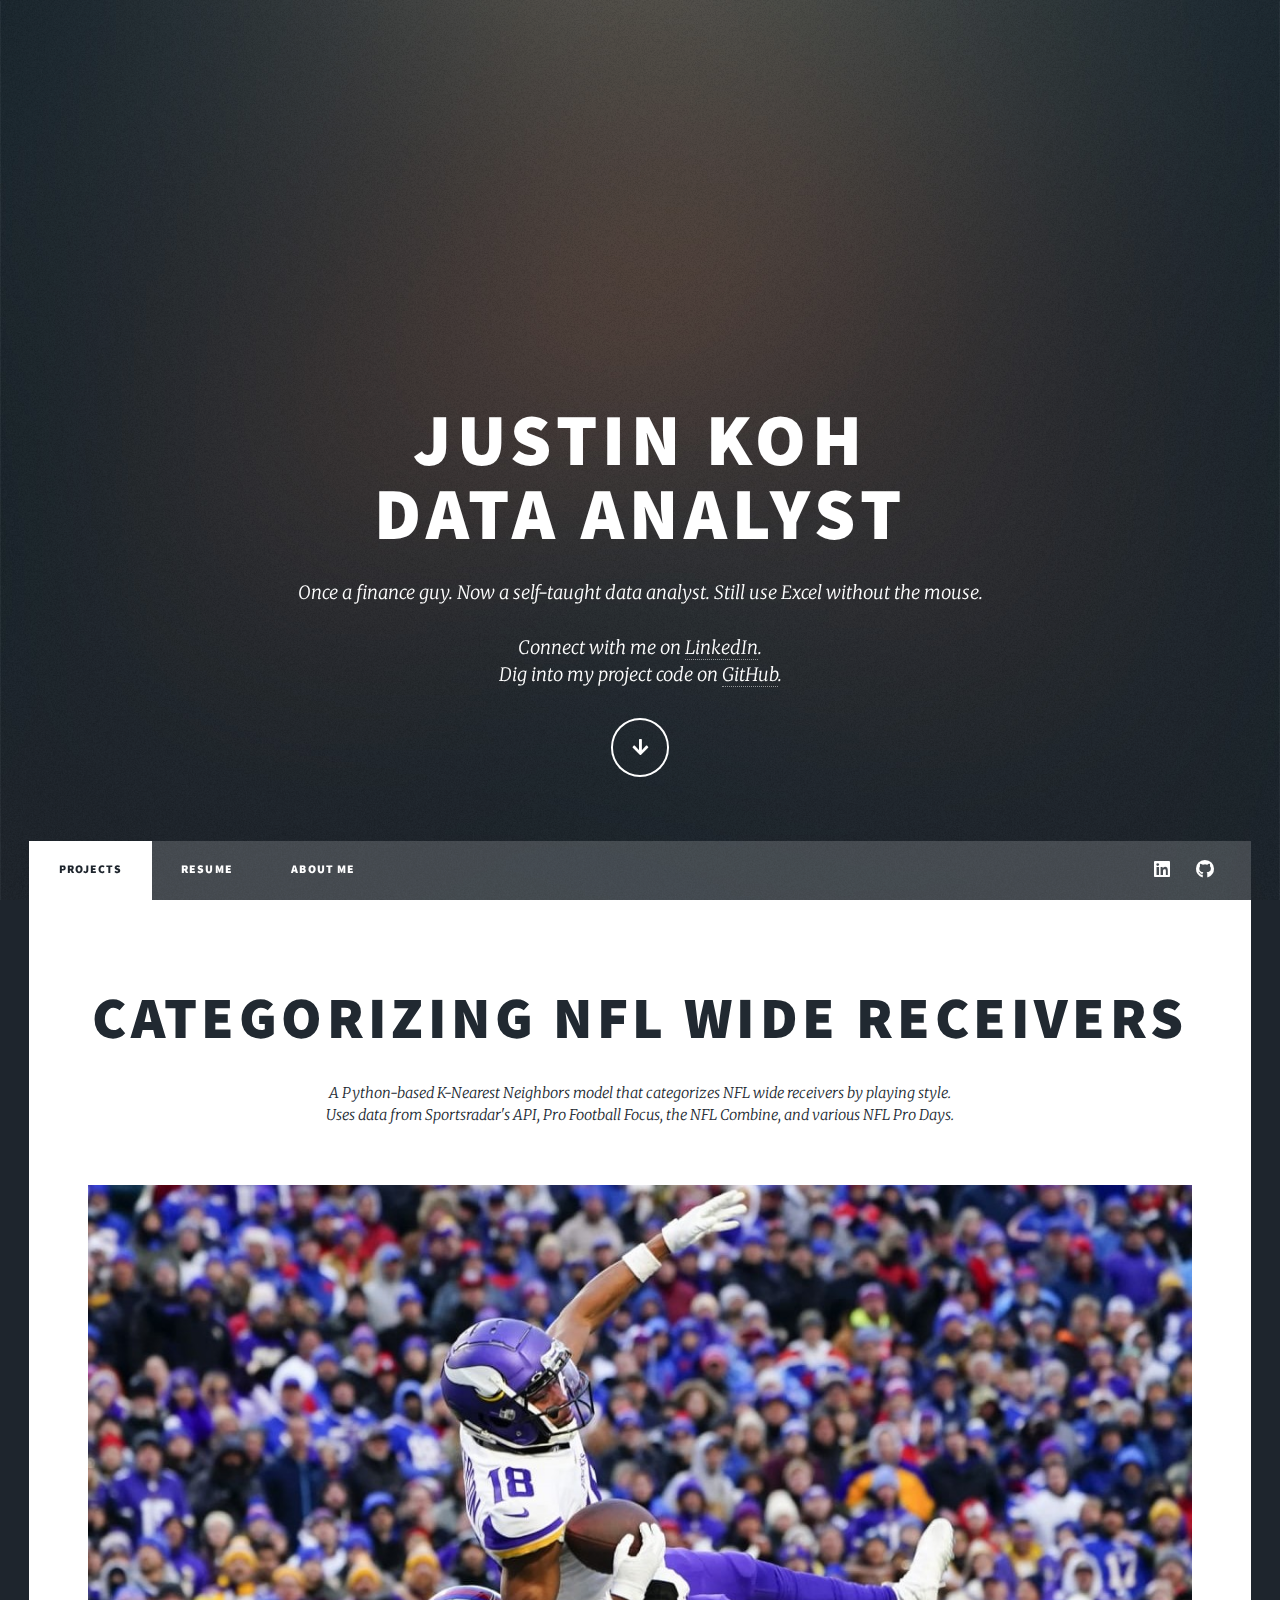
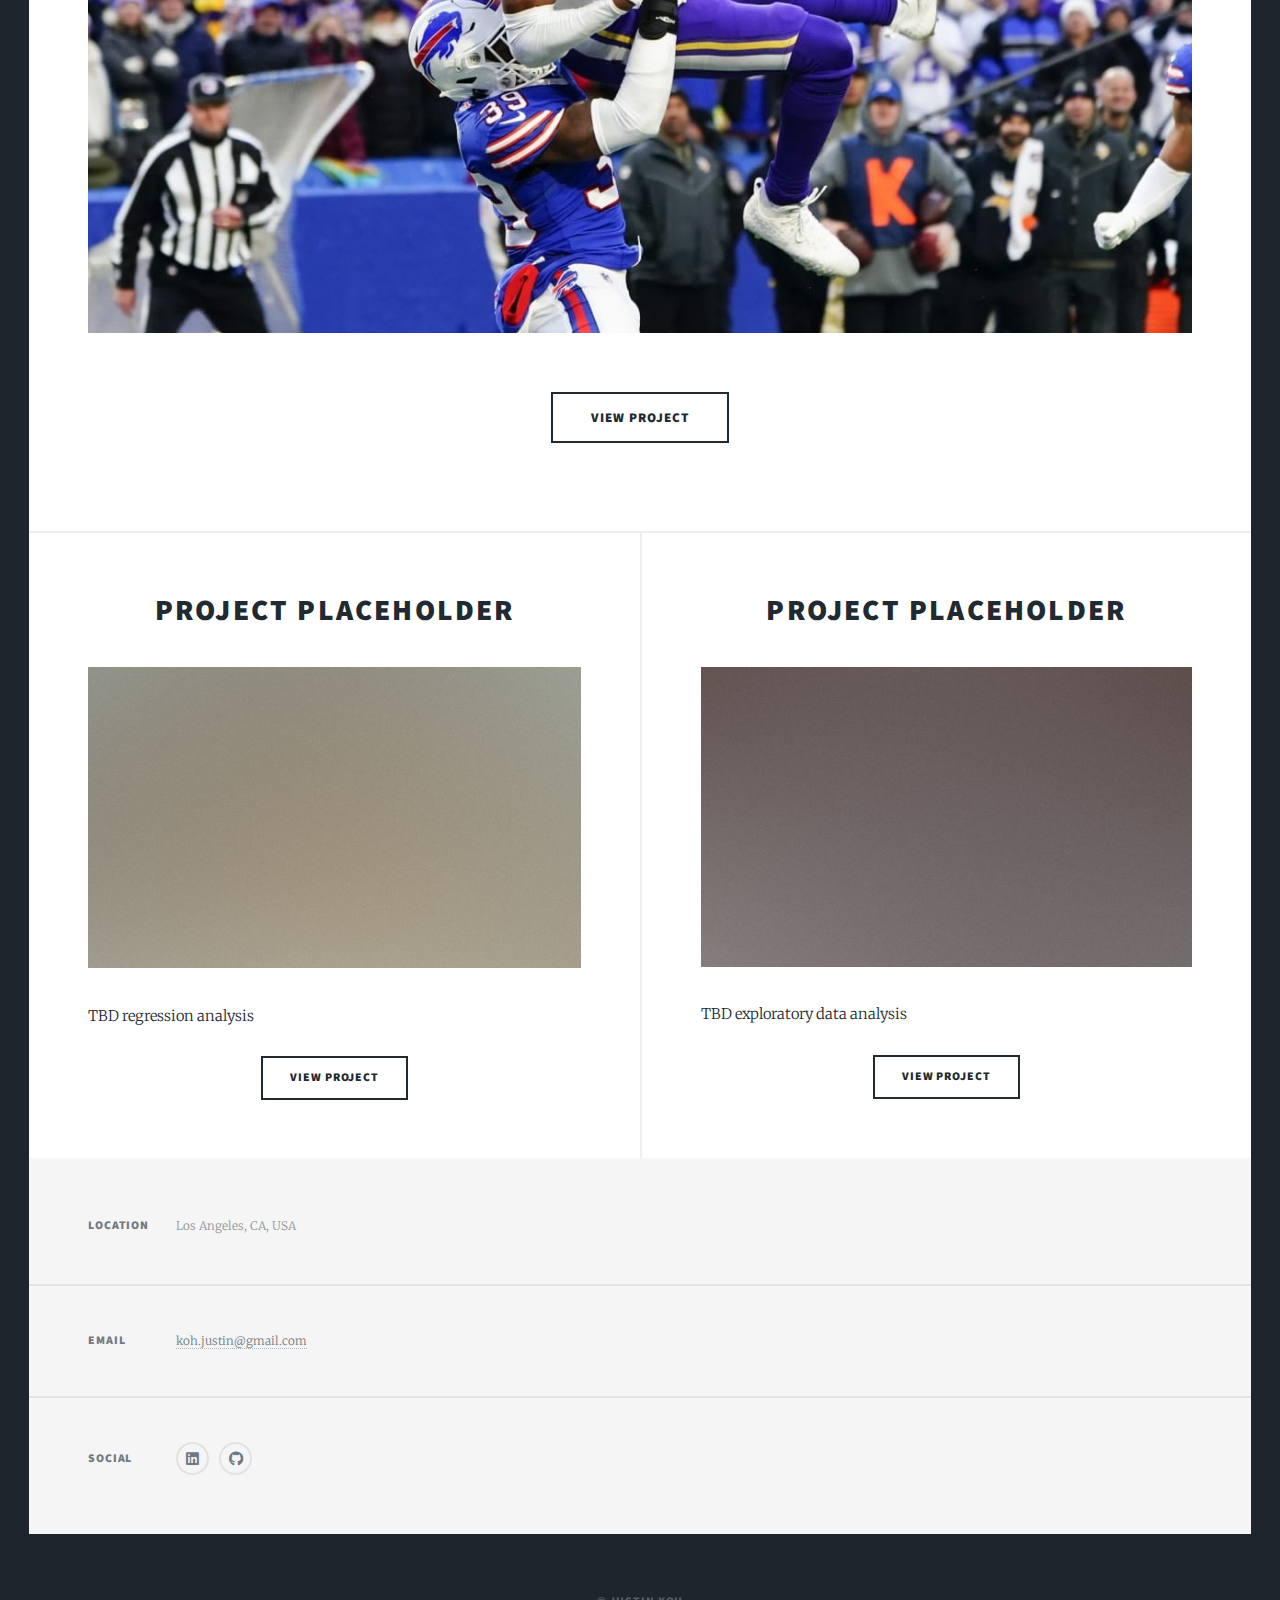
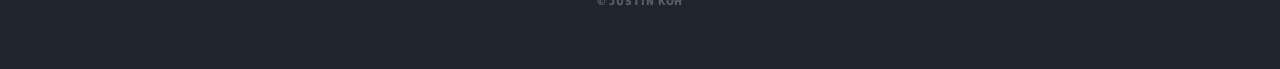
<file: index.html>
<!DOCTYPE HTML>
<!--
	Massively by HTML5 UP
	html5up.net | @ajlkn
	Free for personal and commercial use under the CCA 3.0 license (html5up.net/license)
-->
<html>
	<head>
		<title>Justin Koh - Data Analyst</title>
		<meta charset="utf-8" />
		<meta name="viewport" content="width=device-width, initial-scale=1, user-scalable=no" />
		<link rel="stylesheet" href="assets/css/main.css" />
		<noscript><link rel="stylesheet" href="assets/css/noscript.css" /></noscript>
	</head>
	<body class="is-preload">

		<!-- Wrapper -->
			<div id="wrapper" class="fade-in">

				<!-- Intro -->
					<div id="intro">
						<h1>Justin Koh<br />
						Data Analyst</h1>
						<p>Once a finance guy. Now a self-taught data analyst. Still use Excel without the mouse.<br>
							<br>Connect with me on <a href="https://www.linkedin.com/in/justinkoh">LinkedIn</a>.
							<br>Dig into my project code on <a href="https://www.github.com/jeesuk">GitHub</a>.
						</p>
						<ul class="actions">
							<li><a href="#header" class="button icon solid solo fa-arrow-down scrolly">Continue</a></li>
						</ul>
					</div>

				<!-- Header -->
					<header id="header">
						<div class="logo">My Projects</div>
					</header>

				<!-- Nav -->
					<nav id="nav">
						<ul class="links">
							<li class="active"><a href="index.html">Projects</a></li>
							<li><a href="resume.html">Resume</a></li>
							<li><a href="about.html">About Me</a></li>
						</ul>
						<ul class="icons">
							<li><a href="https://www.linkedin.com/in/justinkoh" class="icon brands fa-linkedin"><span class="label">LinkedIn</span></a></li>
							<li><a href="https://www.github.com/jeesuk" class="icon brands fa-github"><span class="label">GitHub</span></a></li>
						</ul>
					</nav>

				<!-- Main -->
					<div id="main">

						<!-- Featured Post -->
							<article class="post featured">
								<header class="major">
									<!-- <span class="date">April 25, 2017</span> -->
									<h2>Categorizing NFL Wide Receivers<br />
									</h2>
									<p>A Python-based K-Nearest Neighbors model that categorizes NFL wide
										receivers by playing style.<br>Uses data from Sportsradar's API, Pro Football Focus,
										the NFL Combine, and various NFL Pro Days.</p>
								</header>
								<a href="nfl_wr_knn.html" class="image main"><img src="images/justin_jefferson_cropped.jpg" alt="" /></a>
								<!-- <a class="image main"><img src="images/justin_jefferson_cropped.jpg" alt="" /></a> -->
								<ul class="actions special">
									<li><a href="nfl_wr_knn.html" class="button large">View Project</a></li>
								</ul>
							</article>

						<!-- Posts -->
							<section class="posts">
								<article>
									<header>
										
										<h2><a href="#">Project Placeholder<br />
										</a></h2>
									</header>
									<a href="#" class="image fit"><img src="images/pic02.jpg" alt="" /></a>
									<p>TBD regression analysis</p>
									<ul class="actions special">
										<li><a href="#" class="button">View Project</a></li>
									</ul>
								</article>
								<article>
									<header>
										
										<h2><a href="#">Project Placeholder<br />
										</a></h2>
									</header>
									<a href="#" class="image fit"><img src="images/pic03.jpg" alt="" /></a>
									<p>TBD exploratory data analysis</p>
									<ul class="actions special">
										<li><a href="#" class="button">View Project</a></li>
									</ul>
								</article>
							</section>



					</div>

				<!-- Footer -->
					<footer id="footer">
						<section class="split contact">
							<section class="alt">
								<h3>Location</h3>
								<p>Los Angeles, CA, USA</p>
							</section>
							<!-- <section>
								<h3>Phone</h3>
								<p><a href="#">(000) 000-0000</a></p>
							</section> -->
							<section>
								<h3>Email</h3>
								<p><a href="#">koh.justin@gmail.com</a></p>
							</section>
							<section>
								<h3>Social</h3>
								<ul class="icons alt">
									<li><a href="https://www.linkedin.com/in/justinkoh" class="icon brands alt fa-linkedin"><span class="label">LinkedIn</span></a></li>
									<li><a href="https://github.com/jeesuk" class="icon brands alt fa-github"><span class="label">GitHub</span></a></li>
								</ul>
							</section>
						</section>
					</footer>

				<!-- Copyright -->
					<div id="copyright">
						<ul><li>&copy; Justin Koh</li></ul>
					</div>

			</div>

		<!-- Scripts -->
			<script src="assets/js/jquery.min.js"></script>
			<script src="assets/js/jquery.scrollex.min.js"></script>
			<script src="assets/js/jquery.scrolly.min.js"></script>
			<script src="assets/js/browser.min.js"></script>
			<script src="assets/js/breakpoints.min.js"></script>
			<script src="assets/js/util.js"></script>
			<script src="assets/js/main.js"></script>

	</body>
</html>
</file>
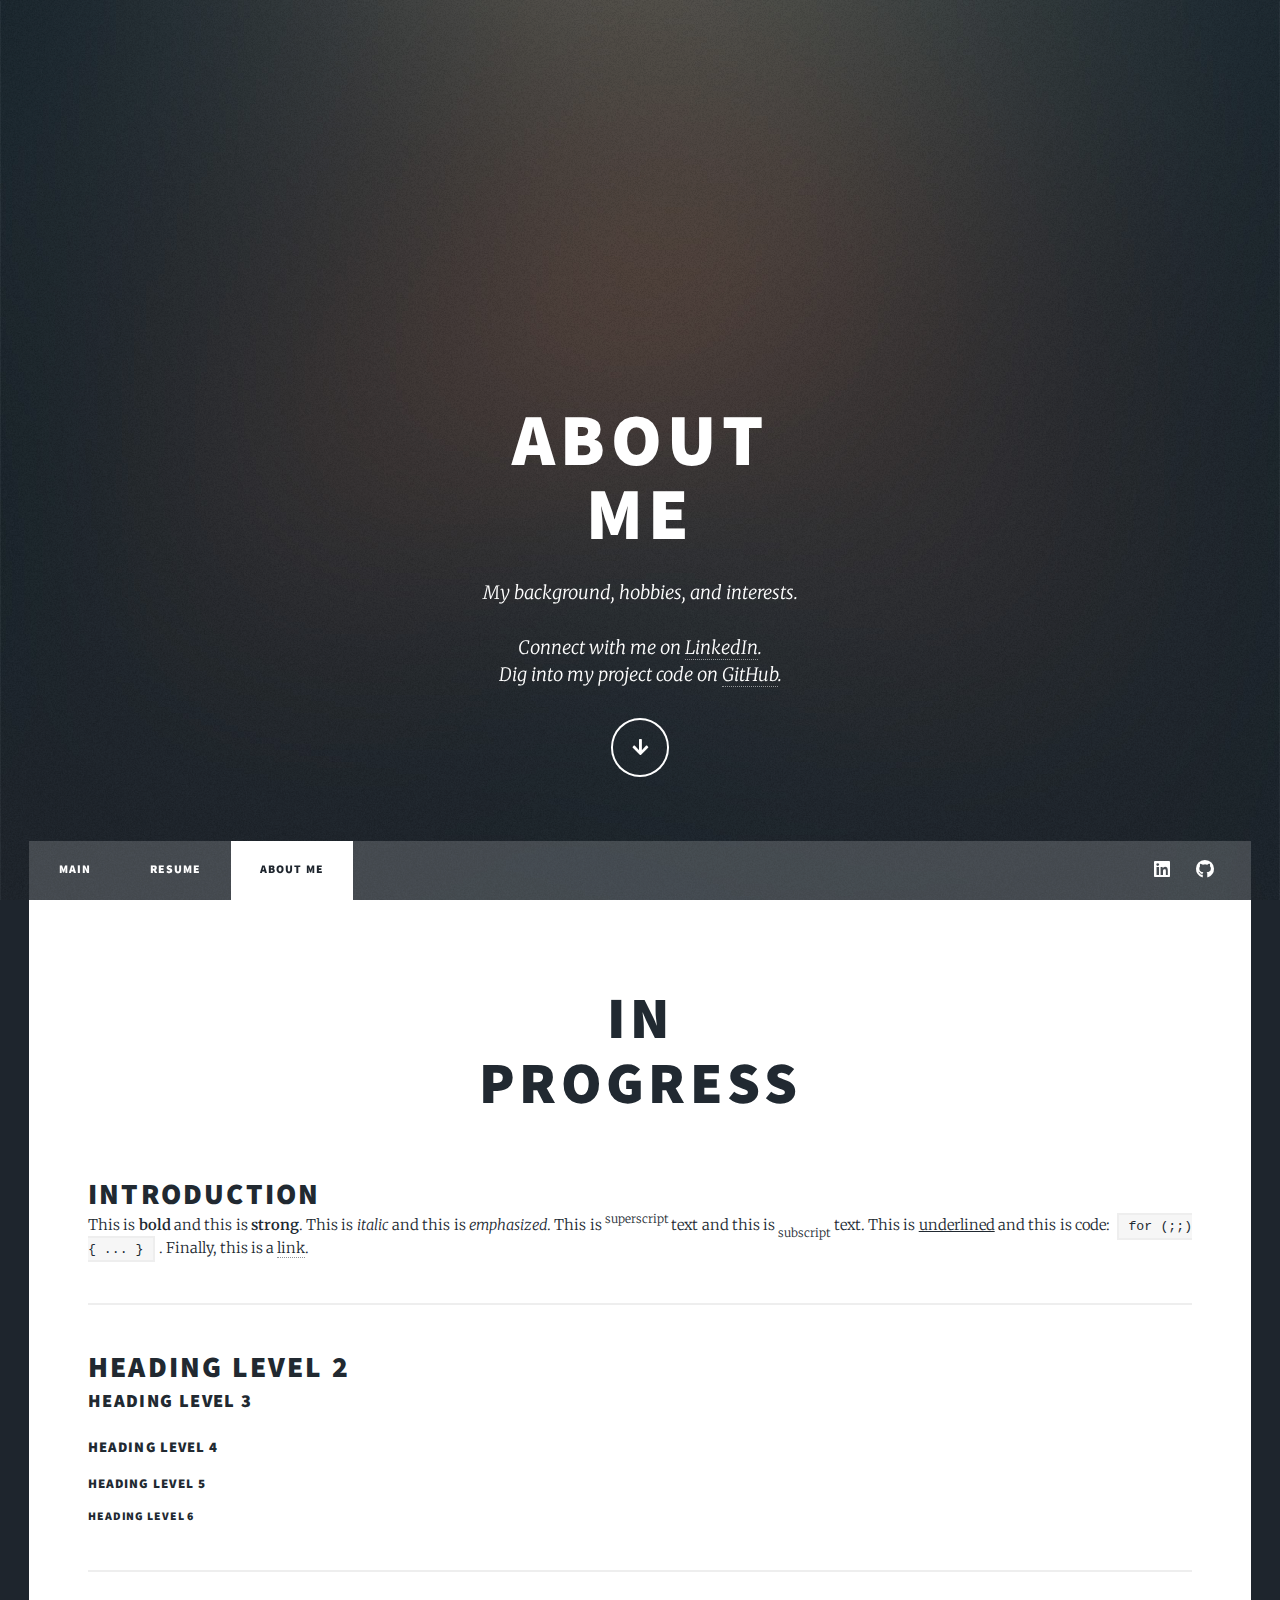
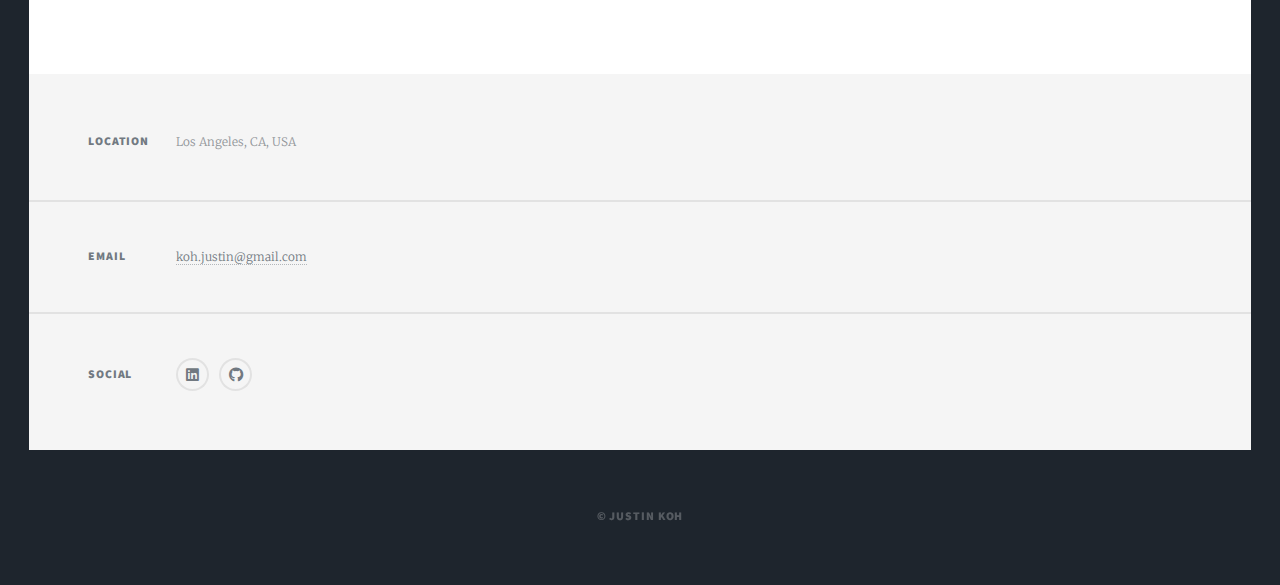
<file: about.html>
<!DOCTYPE HTML>
<!--
	Massively by HTML5 UP
	html5up.net | @ajlkn
	Free for personal and commercial use under the CCA 3.0 license (html5up.net/license)
-->
<html>
	<head>
		<title>Justin Koh - About Me</title>
		<meta charset="utf-8" />
		<meta name="viewport" content="width=device-width, initial-scale=1, user-scalable=no" />
		<link rel="stylesheet" href="assets/css/main.css" />
		<noscript><link rel="stylesheet" href="assets/css/noscript.css" /></noscript>
	</head>
	<body class="is-preload">

		<!-- Wrapper -->
			<div id="wrapper">

				<!-- Intro -->
					<div id="intro">
						<h1>About<br />
							Me</h1>
						<p>My background, hobbies, and interests.<br>
							<br>Connect with me on <a href="https://www.linkedin.com/in/justinkoh">LinkedIn</a>.
							<br>Dig into my project code on <a href="https://www.github.com/jeesuk">GitHub</a>.
						</p>
						<ul class="actions">
							<li><a href="#header" class="button icon solid solo fa-arrow-down scrolly">Continue</a></li>
						</ul>
					</div>

				<!-- Header -->
					<header id="header">
						<div class="logo">About Me</div>
					</header>

				<!-- Nav -->
					<nav id="nav">
						<ul class="links">
							<li><a href="index.html">Main</a></li>
							<li><a href="resume.html">Resume</a></li>
							<li class="active"><a href="about.html">About Me</a></li>
						</ul>
						<ul class="icons">
							<li><a href="https://www.linkedin.com/in/justinkoh" class="icon brands fa-linkedin"><span class="label">LinkedIn</span></a></li>
							<li><a href="https://www.github.com/jeesuk" class="icon brands fa-github"><span class="label">GitHub</span></a></li>
						</ul>
					</nav>

				<!-- Main -->
					<div id="main">

						<!-- Post -->
							<section class="post">
								<header class="major">
									<h1>In<br />
									Progress</h1>
								</header>

								<!-- Text stuff -->
									<h2>Introduction</h2>
									<p>This is <b>bold</b> and this is <strong>strong</strong>. This is <i>italic</i> and this is <em>emphasized</em>.
									This is <sup>superscript</sup> text and this is <sub>subscript</sub> text.
									This is <u>underlined</u> and this is code: <code>for (;;) { ... }</code>.
									Finally, this is a <a href="#">link</a>.</p>
									<hr />
									<h2>Heading Level 2</h2>
									<h3>Heading Level 3</h3>
									<h4>Heading Level 4</h4>
									<h5>Heading Level 5</h5>
									<h6>Heading Level 6</h6>
									<hr />


							</section>

					</div>

				<!-- Footer -->
					<footer id="footer">
						<section class="split contact">
							<section class="alt">
								<h3>Location</h3>
								<p>Los Angeles, CA, USA</p>
							</section>
							<section>
								<h3>Email</h3>
								<p><a href="mailto:koh.justin@gmail.com">koh.justin@gmail.com</a></p>
							</section>
							<section>
								<h3>Social</h3>
								<ul class="icons alt">
									<li><a href="https://www.linkedin.com/in/justinkoh" class="icon brands alt fa-linkedin"><span class="label">LinkedIn</span></a></li>
									<li><a href="https://www.github.com/jeesuk" class="icon brands alt fa-github"><span class="label">GitHub</span></a></li>
								</ul>
							</section>
						</section>
					</footer>

				<!-- Copyright -->
					<div id="copyright">
						<ul><li>&copy; Justin Koh</li></ul>
					</div>

			</div>

		<!-- Scripts -->
			<script src="assets/js/jquery.min.js"></script>
			<script src="assets/js/jquery.scrollex.min.js"></script>
			<script src="assets/js/jquery.scrolly.min.js"></script>
			<script src="assets/js/browser.min.js"></script>
			<script src="assets/js/breakpoints.min.js"></script>
			<script src="assets/js/util.js"></script>
			<script src="assets/js/main.js"></script>

	</body>
</html>
</file>
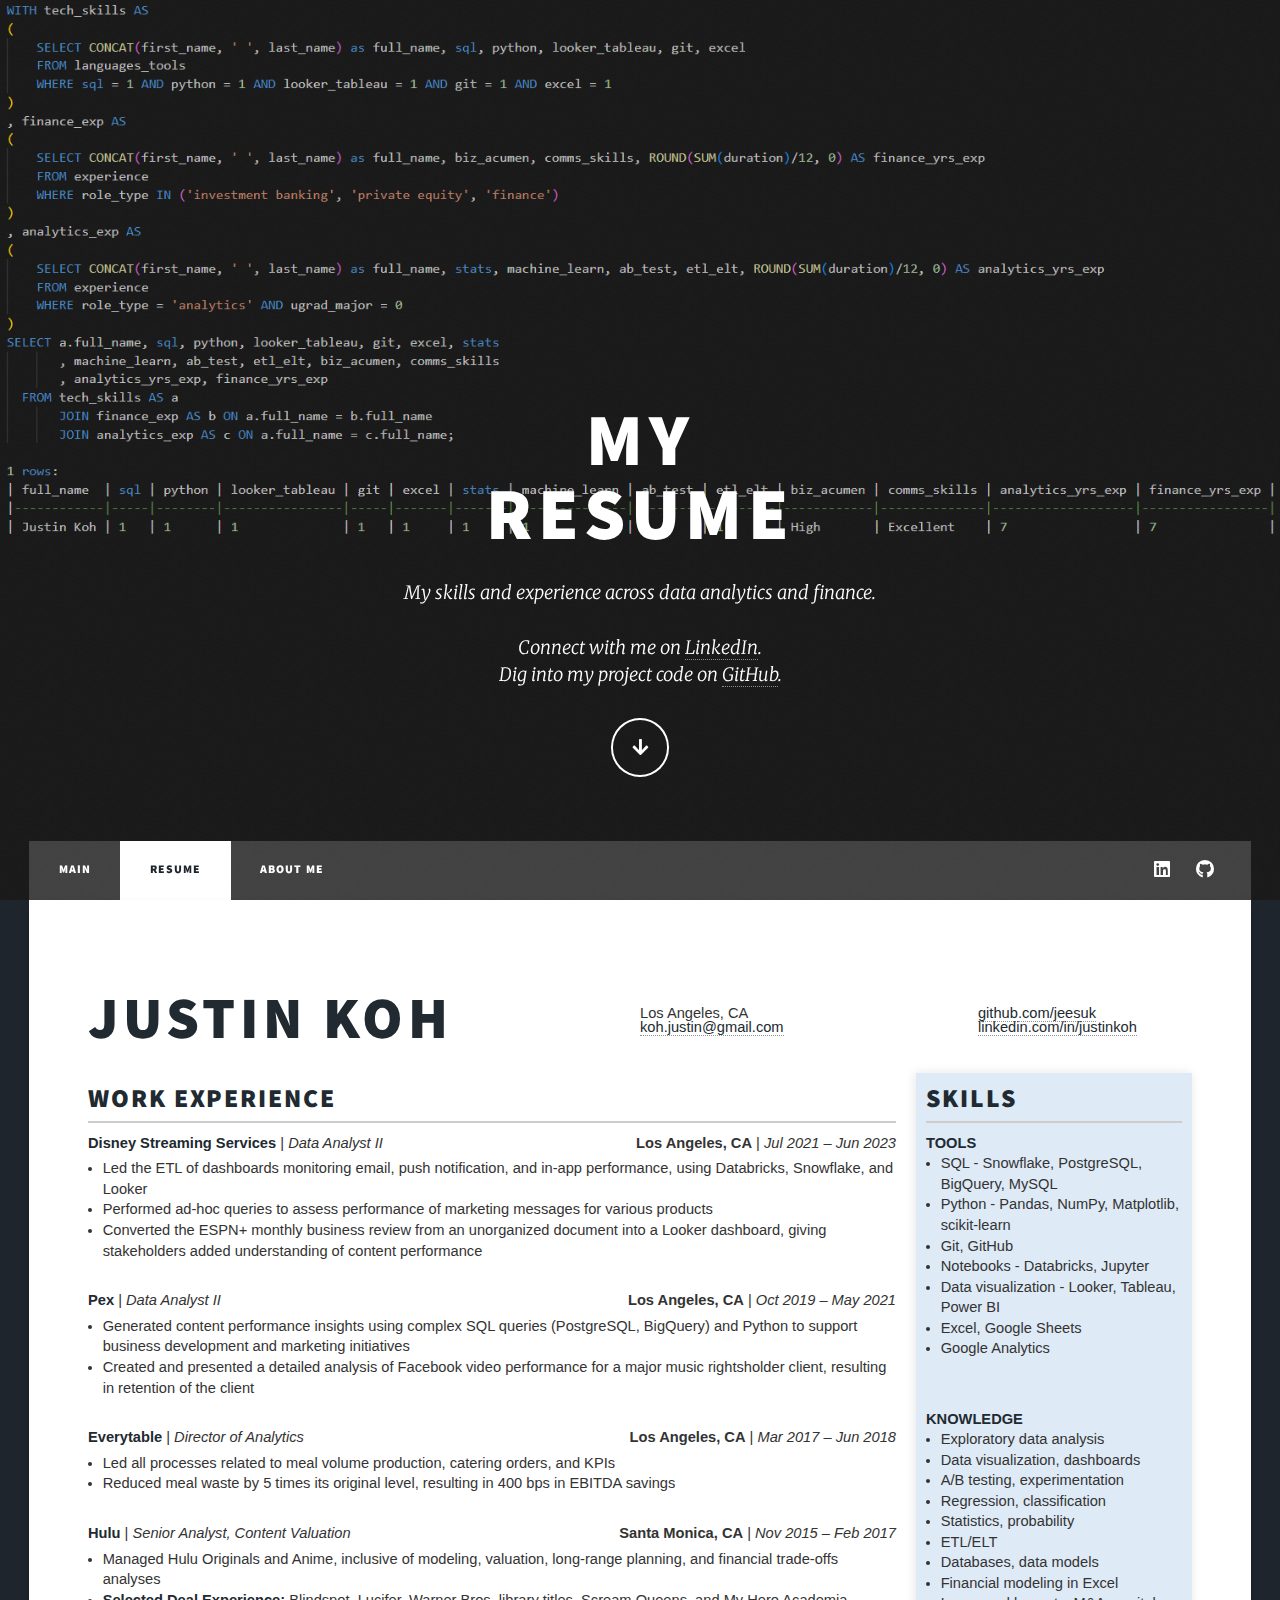
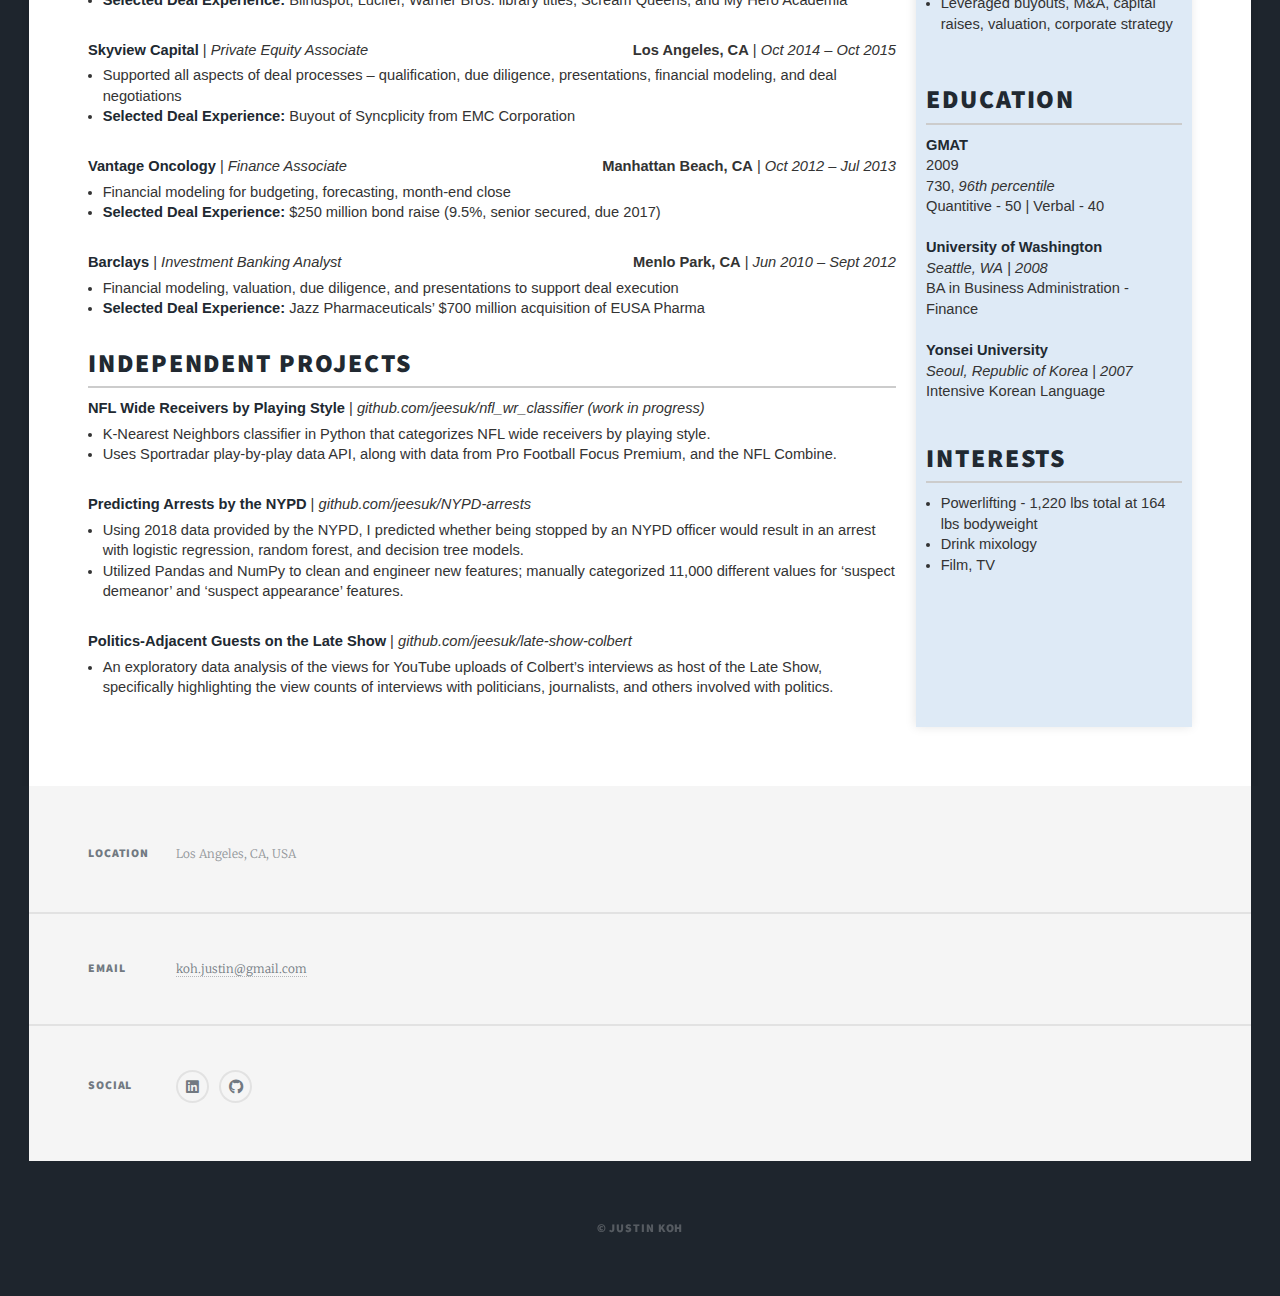
<file: resume.html>
<!DOCTYPE HTML>
<!--
	Massively by HTML5 UP
	html5up.net | @ajlkn
	Free for personal and commercial use under the CCA 3.0 license (html5up.net/license)
-->
<html>
    <head>
        <title>Justin Koh - Resume</title>
        <meta charset="utf-8" />
        <meta name="viewport" content="width=device-width, initial-scale=1, user-scalable=no" />
        <link rel="stylesheet" href="assets/css/styles.css" />
        <noscript><link rel="stylesheet" href="assets/css/noscript.css" /></noscript>
    </head>
    <body class="is-preload">
        <!-- Wrapper -->
        <div id="wrapper">

			<!-- Intro -->
			<div id="intro">
				<h1>My<br>
				Resume</h1>
				<p>My skills and experience across data analytics and finance.<br>
					<br>Connect with me on <a href="https://www.linkedin.com/in/justinkoh">LinkedIn</a>.
					<br>Dig into my project code on <a href="https://www.github.com/jeesuk">GitHub</a>.
				</p>
				<ul class="actions">
					<li><a href="#header" class="button icon solid solo fa-arrow-down scrolly">Continue</a></li>
				</ul>
			</div>

            <!-- Header -->
            <header id="header">
                <div class="logo">Resume</div>
            </header>

            <!-- Nav -->
            <nav id="nav">
                <ul class="links">
                    <li><a href="index.html">Main</a></li>
                    <li class="active"><a href="resume.html">Resume</a></li>
                    <li><a href="about.html">About Me</a></li>
                </ul>
                <ul class="icons">
                    <li><a href="https://www.linkedin.com/in/justinkoh" class="icon brands fa-linkedin"><span class="label">LinkedIn</span></a></li>
                    <li><a href="https://www.github.com/jeesuk" class="icon brands fa-github"><span class="label">GitHub</span></a></li>
                </ul>
            </nav>

            <!-- Main -->
            <div id="main">
                <!-- Post -->
                <section class="post">
                    <div class="name-header">
                        <h1r>Justin Koh</h1r>
                    </div>
					<div class="basic-info">
						<div class="contact-info">
							<span>Los Angeles, CA</span>
							<span><a href="mailto:koh.justin@gmail.com">koh.justin@gmail.com</a></span>
						</div>
						<div class="social-links">
							<span><a href="https://github.com/jeesuk">github.com/jeesuk</a></span>
							<span><a href="https://linkedin.com/in/justinkoh">linkedin.com/in/justinkoh</a></span>
						</div>
					</div>
                    <div class="resume-content">
                        <section id="about">
                            <h2 class='section-header'>Work Experience</h2>
								<div class="job-header">
									<div class="job-title-and-company">
										<span class="company"><b>Disney Streaming Services</b></span> | <span class="title">Data Analyst II</span> 
									</div>
									<div class="job-location-and-date">
										<span class="location">Los Angeles, CA</span> | <span class="date">Jul 2021 – Jun 2023</span>
									</div>
								</div>
									<ul class="job-description">
										<li>Led the ETL of dashboards monitoring email, push notification, and in-app performance, using Databricks, Snowflake, and Looker</li>
										<li>Performed ad-hoc queries to assess performance of marketing messages for various products</li>
										<li>Converted the ESPN+ monthly business review from an unorganized document into a Looker dashboard, giving stakeholders added understanding of content performance</li>
									</ul>
								<div class="job-header">
									<div class="job-title-and-company">
										<span class="company"><b>Pex</b></span> | <span class="title">Data Analyst II</span> 
									</div>
									<div class="job-location-and-date">
										<span class="location">Los Angeles, CA</span> | <span class="date">Oct 2019 – May 2021</span>
									</div>
								</div>
									<ul class="job-description">
										<li>Generated content performance insights using complex SQL queries (PostgreSQL, BigQuery) and Python to support business development and marketing initiatives</li>
										<li>Created and presented a detailed analysis of Facebook video performance for a major music rightsholder client, resulting in retention of the client</li>
									</ul>
								<div class="job-header">
									<div class="job-title-and-company">
										<span class="company"><b>Everytable</b></span> | <span class="title">Director of Analytics</span> 
									</div>
									<div class="job-location-and-date">
										<span class="location">Los Angeles, CA</span> | <span class="date">Mar 2017 – Jun 2018</span>
									</div>
								</div>
									<ul class="job-description">
										<li>Led all processes related to meal volume production, catering orders, and KPIs</li>
										<li>Reduced meal waste by 5 times its original level, resulting in 400 bps in EBITDA savings</li>
									</ul>
								<div class="job-header">
									<div class="job-title-and-company">
										<span class="company"><b>Hulu</b></span> | <span class="title">Senior Analyst, Content Valuation</span> 
									</div>
									<div class="job-location-and-date">
										<span class="location">Santa Monica, CA</span> | <span class="date">Nov 2015 – Feb 2017</span>
									</div>
								</div>
									<ul class="job-description">
										<li>Managed Hulu Originals and Anime, inclusive of modeling, valuation, long-range planning, and financial trade-offs analyses</li>
										<li><b>Selected Deal Experience:</b> Blindspot, Lucifer, Warner Bros. library titles, Scream Queens, and My Hero Academia</li>
									</ul>
								<div class="job-header">
									<div class="job-title-and-company">
										<span class="company"><b>Skyview Capital</b></span> | <span class="title">Private Equity Associate</span> 
									</div>
									<div class="job-location-and-date">
										<span class="location">Los Angeles, CA</span> | <span class="date">Oct 2014 – Oct 2015</span>
									</div>
								</div>
									<ul class="job-description">
										<li>Supported all aspects of deal processes – qualification, due diligence, presentations, financial modeling, and deal negotiations</li>
										<li><b>Selected Deal Experience:</b> Buyout of Syncplicity from EMC Corporation</li>
									</ul>
								<div class="job-header">
									<div class="job-title-and-company">
										<span class="company"><b>Vantage Oncology</b></span> | <span class="title">Finance Associate</span> 
									</div>
									<div class="job-location-and-date">
										<span class="location">Manhattan Beach, CA</span> | <span class="date">Oct 2012 – Jul 2013</span>
									</div>
								</div>
									<ul class="job-description">
										<li>Financial modeling for budgeting, forecasting, month-end close</li>
										<li><b>Selected Deal Experience:</b> $250 million bond raise (9.5%, senior secured, due 2017)</li>
									</ul>
								<div class="job-header">
									<div class="job-title-and-company">
										<span class="company"><b>Barclays</b></span> | <span class="title">Investment Banking Analyst</span> 
									</div>
									<div class="job-location-and-date">
										<span class="location">Menlo Park, CA</span> | <span class="date">Jun 2010 – Sept 2012</span>
									</div>
								</div>
									<ul class="job-description">
										<li>Financial modeling, valuation, due diligence, and presentations to support deal execution</li>
										<li><b>Selected Deal Experience:</b> Jazz Pharmaceuticals’ $700 million acquisition of EUSA Pharma</li>
									</ul>
							<h2 class='section-header'>Independent Projects</h2>
								<div class="job-header">
									<div class="job-title-and-company">
										<span class="company"><b>NFL Wide Receivers by Playing Style</b></span> | <span class="title">github.com/jeesuk/nfl_wr_classifier (work in progress)</span> 
									</div>
								</div>
									<ul class="job-description">
										<li>K-Nearest Neighbors classifier in Python that categorizes NFL wide receivers by playing style.</li>
										<li>Uses Sportradar play-by-play data API, along with data from Pro Football Focus Premium, and the NFL Combine.</li>
									</ul>
								<div class="job-header">
									<div class="job-title-and-company">
										<span class="company"><b>Predicting Arrests by the NYPD</b></span> | <span class="title">github.com/jeesuk/NYPD-arrests</span> 
									</div>
								</div>
									<ul class="job-description">
										<li>Using 2018 data provided by the NYPD, I predicted whether being stopped by an NYPD officer would result in an arrest with logistic regression, random forest, and decision tree models.</li>
										<li>Utilized Pandas and NumPy to clean and engineer new features; manually categorized 11,000 different values for ‘suspect demeanor’ and ‘suspect appearance’ features.</li>
									</ul>
								<div class="job-header">
									<div class="job-title-and-company">
										<span class="company"><b>Politics-Adjacent Guests on the Late Show</b></span> | <span class="title">github.com/jeesuk/late-show-colbert</span> 
									</div>
								</div>
									<ul class="job-description">
										<li>An exploratory data analysis of the views for YouTube uploads of Colbert’s interviews as host of the Late Show, specifically highlighting the view counts of interviews with politicians, journalists, and others involved with politics.</li>
									</ul>
                        </section>
                    </div>
                    <div class="sidebar">
                        <!-- <section id="skills"> -->
                            <h2 class="sidebar-header">Skills</h2>
                            <b>TOOLS</b>
							<ul>
								<li>SQL - Snowflake, PostgreSQL, BigQuery, MySQL</li>
                                <li>Python - Pandas, NumPy, Matplotlib, scikit-learn</li>
                                <li>Git, GitHub</li>
                                <li>Notebooks - Databricks, Jupyter</li>
								<li>Data visualization - Looker, Tableau, Power BI</li>
								<li>Excel, Google Sheets</li>
								<li>Google Analytics</li>
                            </ul><br>
							<b>KNOWLEDGE</b>
							<ul>
								<li>Exploratory data analysis</li>
                                <li>Data visualization, dashboards</li>
                                <li>A/B testing, experimentation</li>
                                <li>Regression, classification</li>
								<li>Statistics, probability</li>
								<li>ETL/ELT</li>
								<li>Databases, data models</li>
								<li>Financial modeling in Excel</li>
								<li>Leveraged buyouts, M&A, capital raises, valuation, corporate strategy</li>
                            </ul><br>
                        <!-- </section> -->
                        <!-- <section id="education"> -->
                            <h2 class="sidebar-header">Education</h2>
							<b>GMAT</b><br>
							2009<br>
							730, <i>96th percentile</i><br>
							Quantitive - 50 | Verbal - 40
							<br><br>
							<b>University of Washington</b><br>
							<div class="sidebar-location-and-date">
								<span class="sidebar-location">Seattle, WA</span> | <span class="date">2008</span><br>
							BA in Business Administration - Finance
							</div>
							<br>
							<b>Yonsei University</b><br>
							<div class="sidebar-location-and-date">
								<span class="sidebar-location">Seoul, Republic of Korea</span> | <span class="date">2007</span><br>
							Intensive Korean Language
							<br><br>
							</div><br>
                        <!-- </section> -->
                        <!-- <section id="interests"> -->
                            <h2 class="sidebar-header">Interests</h2>
							<ul>
								<li>Powerlifting - 1,220 lbs total at 164 lbs bodyweight</li>
								<li>Drink mixology</li>
								<li>Film, TV</li>
							</ul>
                        </section>
                    </div>
                </section>
            </div>

				<!-- Footer -->
					<footer id="footer">
						<section class="split contact">
							<section class="alt">
								<h3>Location</h3>
								<p>Los Angeles, CA, USA</p>
							</section>
							<section>
								<h3>Email</h3>
								<p><a href="mailto:koh.justin@gmail.com">koh.justin@gmail.com</a></p>
							</section>
							<section>
								<h3>Social</h3>
								<ul class="icons alt">
									<li><a href="https://www.linkedin.com/in/justinkoh" class="icon brands alt fa-linkedin"><span class="label">LinkedIn</span></a></li>
									<li><a href="https://www.github.com/jeesuk" class="icon brands alt fa-github"><span class="label">GitHub</span></a></li>
								</ul>
							</section>
						</section>
					</footer>

				<!-- Copyright -->
					<div id="copyright">
						<ul><li>&copy; Justin Koh</li></ul>
					</div>

			</div>

		<!-- Scripts -->
			<script src="assets/js/jquery.min.js"></script>
			<script src="assets/js/jquery.scrollex.min.js"></script>
			<script src="assets/js/jquery.scrolly.min.js"></script>
			<script src="assets/js/browser.min.js"></script>
			<script src="assets/js/breakpoints.min.js"></script>
			<script src="assets/js/util.js"></script>
			<script src="assets/js/main.js"></script>

	</body>
</html>
</file>
<file: assets/css/main.css>
@import url(fontawesome-all.min.css);
@import url("https://fonts.googleapis.com/css?family=Merriweather:300,700,300italic,700italic|Source+Sans+Pro:900");

/*
	Massively by HTML5 UP
	html5up.net | @ajlkn
	Free for personal and commercial use under the CCA 3.0 license (html5up.net/license)
*/

html, body, div, span, applet, object,
iframe, h1, h2, h3, h4, h5, h6, p, blockquote,
pre, a, abbr, acronym, address, big, cite,
code, del, dfn, em, img, ins, kbd, q, s, samp,
small, strike, strong, sub, sup, tt, var, b,
u, i, center, dl, dt, dd, ol, ul, li, fieldset,
form, label, legend, table, caption, tbody,
tfoot, thead, tr, th, td, article, aside,
canvas, details, embed, figure, figcaption,
footer, header, hgroup, menu, nav, output, ruby,
section, summary, time, mark, audio, video {
	margin: 0;
	padding: 0;
	border: 0;
	font-size: 100%;
	font: inherit;
	vertical-align: baseline;}

article, aside, details, figcaption, figure,
footer, header, hgroup, menu, nav, section {
	display: block;}

body {
	line-height: 1;
}

ol, ul {
	list-style: none;
	/* margin: 0rem 0 0 0; */
	/* padding-left: 1rem; */
	/* line-height: 1.5; */
	/* margin-top: 0; */
}

blockquote, q {
	quotes: none;
}

	blockquote:before, blockquote:after, q:before, q:after {
		content: '';
		content: none;
	}

table {
	border-collapse: collapse;
	border-spacing: 0;
}

body {
	-webkit-text-size-adjust: none;
}

mark {
	background-color: transparent;
	color: inherit;
}

input::-moz-focus-inner {
	border: 0;
	padding: 0;
}

input, select, textarea {
	-moz-appearance: none;
	-webkit-appearance: none;
	-ms-appearance: none;
	appearance: none;
}

/* Basic */

	@-ms-viewport {
		width: device-width;
	}

	body {
		-ms-overflow-style: scrollbar;
	}

	@media screen and (max-width: 480px) {

		html, body {
			min-width: 320px;
		}

	}

	html {
		box-sizing: border-box;
	}

	*, *:before, *:after {
		box-sizing: inherit;
	}

	body {
		background-color: #1e252d;
	}

		body.is-preload *, body.is-preload *:before, body.is-preload *:after {
			-moz-animation: none !important;
			-webkit-animation: none !important;
			-ms-animation: none !important;
			animation: none !important;
			-moz-transition: none !important;
			-webkit-transition: none !important;
			-ms-transition: none !important;
			transition: none !important;
		}

/* Type */

	html {
		font-size: 16pt;
	}

		@media screen and (max-width: 1680px) {

			html {
				font-size: 12pt;
			}

		}

		@media screen and (max-width: 1280px) {

			html {
				font-size: 11pt;
			}

		}

		@media screen and (max-width: 360px) {

			html {
				font-size: 10pt;
			}

		}

	body {
		color: #212931;
	}

	body, input, select, textarea {
		font-family: "Merriweather", Georgia, serif;
		font-weight: 300;
		font-size: 1rem;
		line-height: 1.5;
	}

	a {
		-moz-transition: color 0.2s ease-in-out, background-color 0.2s ease-in-out, border-color 0.2s ease-in-out, box-shadow 0.2s ease-in-out;
		-webkit-transition: color 0.2s ease-in-out, background-color 0.2s ease-in-out, border-color 0.2s ease-in-out, box-shadow 0.2s ease-in-out;
		-ms-transition: color 0.2s ease-in-out, background-color 0.2s ease-in-out, border-color 0.2s ease-in-out, box-shadow 0.2s ease-in-out;
		transition: color 0.2s ease-in-out, background-color 0.2s ease-in-out, border-color 0.2s ease-in-out, box-shadow 0.2s ease-in-out;
		border-bottom: dotted 1px;
		text-decoration: none;
	}

		a:hover {
			border-bottom-color: transparent;
		}

	strong, b {
		font-weight: 600;
	}

	em, i {
		font-style: italic;
	}

	p {
		text-align: justify;
		margin: 0 0 2rem 0;
	}

	h1, h2, h3, h4, h5, h6 {
		font-family: "Source Sans Pro", Helvetica, sans-serif;
		font-weight: 900;
		line-height: 1.5;
		letter-spacing: 0.075em;
		text-transform: uppercase;
		margin: 0 0 1rem 0;
	}

		h1 a, h2 a, h3 a, h4 a, h5 a, h6 a {
			border-bottom: 0;
			color: inherit;
			text-decoration: none;
		}

	h1 {
		font-size: 4rem;
		line-height: 1.1;
		margin: 0 0 2rem 0;
	}

	h2 {
		font-size: 2rem;
		line-height: 1.3; 
		margin: 0 0 0rem 0;
		/* Margins for ## headers in markdown */
	}

	h3 {
		font-size: 1.25rem;
		margin: 0 0 1.5rem 0;
	}

	h4 {
		font-size: 1rem;
	}

	h5 {
		font-size: 0.9rem;
	}

	h6 {
		font-size: 0.8rem;
	}

	sub {
		font-size: 0.8rem;
		position: relative;
		top: 0.5rem;
	}

	sup {
		font-size: 0.8rem;
		position: relative;
		top: -0.5rem;
	}

	blockquote {
		border-left: solid 4px;
		font-style: italic;
		margin: 0 0 2rem 0;
		padding: 0.5rem 0 0.5rem 2rem;
	}

	code {
		border: solid 2px;
		font-family: "Courier New", monospace;
		font-size: 0.9rem;
		margin: 0 0.25rem;
		padding: 0.25rem 0.65rem;
	}

	pre {
		-webkit-overflow-scrolling: touch;
		font-family: "Courier New", monospace;
		font-size: 0.9rem;
		margin: 0 0 2rem 0;
	}

		pre code {
			display: block;
			line-height: 1.75;
			padding: 1rem 1.5rem;
			overflow-x: auto;
		}

	hr {
		border: 0;
		border-bottom: solid 2px;
		margin: 3rem 0;
	}

		hr.major {
			margin: 5rem 0;
		}

	.align-left {
		text-align: left;
	}

	.align-center {
		text-align: center;
	}

	.align-right {
		text-align: right;
	}

	input, select, textarea {
		color: #212931;
	}

	a {
		color: #212931;
		border-bottom-color: rgba(33, 41, 49, 0.5);
	}

		a:hover {
			border-bottom-color: transparent;
			color: #18bfef !important;
		}

	strong, b {
		color: #212931;
	}

	h1, h2, h3, h4, h5, h6 {
		color: #212931;
	}

	blockquote {
		border-left-color: #eeeeee;
	}

	code {
		background: rgba(220, 220, 220, 0.25);
		border-color: #eeeeee;
	}

	hr {
		border-bottom-color: #eeeeee;
	}

/* Row */

	.row {
		display: flex;
		flex-wrap: wrap;
		box-sizing: border-box;
		align-items: stretch;
	}

		.row > * {
			box-sizing: border-box;
		}

		.row.gtr-uniform > * > :last-child {
			margin-bottom: 0;
		}

		.row.aln-left {
			justify-content: flex-start;
		}

		.row.aln-center {
			justify-content: center;
		}

		.row.aln-right {
			justify-content: flex-end;
		}

		.row.aln-top {
			align-items: flex-start;
		}

		.row.aln-middle {
			align-items: center;
		}

		.row.aln-bottom {
			align-items: flex-end;
		}

		.row > .imp {
			order: -1;
		}

		.row > .col-1 {
			width: 8.33333%;
		}

		.row > .off-1 {
			margin-left: 8.33333%;
		}

		.row > .col-2 {
			width: 16.66667%;
		}

		.row > .off-2 {
			margin-left: 16.66667%;
		}

		.row > .col-3 {
			width: 25%;
		}

		.row > .off-3 {
			margin-left: 25%;
		}

		.row > .col-4 {
			width: 33.33333%;
		}

		.row > .off-4 {
			margin-left: 33.33333%;
		}

		.row > .col-5 {
			width: 41.66667%;
		}

		.row > .off-5 {
			margin-left: 41.66667%;
		}

		.row > .col-6 {
			width: 50%;
		}

		.row > .off-6 {
			margin-left: 50%;
		}

		.row > .col-7 {
			width: 58.33333%;
		}

		.row > .off-7 {
			margin-left: 58.33333%;
		}

		.row > .col-8 {
			width: 66.66667%;
		}

		.row > .off-8 {
			margin-left: 66.66667%;
		}

		.row > .col-9 {
			width: 75%;
		}

		.row > .off-9 {
			margin-left: 75%;
		}

		.row > .col-10 {
			width: 83.33333%;
		}

		.row > .off-10 {
			margin-left: 83.33333%;
		}

		.row > .col-11 {
			width: 91.66667%;
		}

		.row > .off-11 {
			margin-left: 91.66667%;
		}

		.row > .col-12 {
			width: 100%;
		}

		.row > .off-12 {
			margin-left: 100%;
		}

		.row.gtr-0 {
			margin-top: 0;
			margin-left: 0rem;
		}

			.row.gtr-0 > * {
				padding: 0 0 0 0rem;
			}

			.row.gtr-0.gtr-uniform {
				margin-top: 0rem;
			}

				.row.gtr-0.gtr-uniform > * {
					padding-top: 0rem;
				}

		.row.gtr-25 {
			margin-top: 0;
			margin-left: -0.375rem;
		}

			.row.gtr-25 > * {
				padding: 0 0 0 0.375rem;
			}

			.row.gtr-25.gtr-uniform {
				margin-top: -0.375rem;
			}

				.row.gtr-25.gtr-uniform > * {
					padding-top: 0.375rem;
				}

		.row.gtr-50 {
			margin-top: 0;
			margin-left: -0.75rem;
		}

			.row.gtr-50 > * {
				padding: 0 0 0 0.75rem;
			}

			.row.gtr-50.gtr-uniform {
				margin-top: -0.75rem;
			}

				.row.gtr-50.gtr-uniform > * {
					padding-top: 0.75rem;
				}

		.row {
			margin-top: 0;
			margin-left: -1.5rem;
		}

			.row > * {
				padding: 0 0 0 1.5rem;
			}

			.row.gtr-uniform {
				margin-top: -1.5rem;
			}

				.row.gtr-uniform > * {
					padding-top: 1.5rem;
				}

		.row.gtr-150 {
			margin-top: 0;
			margin-left: -2.25rem;
		}

			.row.gtr-150 > * {
				padding: 0 0 0 2.25rem;
			}

			.row.gtr-150.gtr-uniform {
				margin-top: -2.25rem;
			}

				.row.gtr-150.gtr-uniform > * {
					padding-top: 2.25rem;
				}

		.row.gtr-200 {
			margin-top: 0;
			margin-left: -3rem;
		}

			.row.gtr-200 > * {
				padding: 0 0 0 3rem;
			}

			.row.gtr-200.gtr-uniform {
				margin-top: -3rem;
			}

				.row.gtr-200.gtr-uniform > * {
					padding-top: 3rem;
				}

		@media screen and (max-width: 1680px) {

			.row {
				display: flex;
				flex-wrap: wrap;
				box-sizing: border-box;
				align-items: stretch;
			}

				.row > * {
					box-sizing: border-box;
				}

				.row.gtr-uniform > * > :last-child {
					margin-bottom: 0;
				}

				.row.aln-left {
					justify-content: flex-start;
				}

				.row.aln-center {
					justify-content: center;
				}

				.row.aln-right {
					justify-content: flex-end;
				}

				.row.aln-top {
					align-items: flex-start;
				}

				.row.aln-middle {
					align-items: center;
				}

				.row.aln-bottom {
					align-items: flex-end;
				}

				.row > .imp-xlarge {
					order: -1;
				}

				.row > .col-1-xlarge {
					width: 8.33333%;
				}

				.row > .off-1-xlarge {
					margin-left: 8.33333%;
				}

				.row > .col-2-xlarge {
					width: 16.66667%;
				}

				.row > .off-2-xlarge {
					margin-left: 16.66667%;
				}

				.row > .col-3-xlarge {
					width: 25%;
				}

				.row > .off-3-xlarge {
					margin-left: 25%;
				}

				.row > .col-4-xlarge {
					width: 33.33333%;
				}

				.row > .off-4-xlarge {
					margin-left: 33.33333%;
				}

				.row > .col-5-xlarge {
					width: 41.66667%;
				}

				.row > .off-5-xlarge {
					margin-left: 41.66667%;
				}

				.row > .col-6-xlarge {
					width: 50%;
				}

				.row > .off-6-xlarge {
					margin-left: 50%;
				}

				.row > .col-7-xlarge {
					width: 58.33333%;
				}

				.row > .off-7-xlarge {
					margin-left: 58.33333%;
				}

				.row > .col-8-xlarge {
					width: 66.66667%;
				}

				.row > .off-8-xlarge {
					margin-left: 66.66667%;
				}

				.row > .col-9-xlarge {
					width: 75%;
				}

				.row > .off-9-xlarge {
					margin-left: 75%;
				}

				.row > .col-10-xlarge {
					width: 83.33333%;
				}

				.row > .off-10-xlarge {
					margin-left: 83.33333%;
				}

				.row > .col-11-xlarge {
					width: 91.66667%;
				}

				.row > .off-11-xlarge {
					margin-left: 91.66667%;
				}

				.row > .col-12-xlarge {
					width: 100%;
				}

				.row > .off-12-xlarge {
					margin-left: 100%;
				}

				.row.gtr-0 {
					margin-top: 0;
					margin-left: 0rem;
				}

					.row.gtr-0 > * {
						padding: 0 0 0 0rem;
					}

					.row.gtr-0.gtr-uniform {
						margin-top: 0rem;
					}

						.row.gtr-0.gtr-uniform > * {
							padding-top: 0rem;
						}

				.row.gtr-25 {
					margin-top: 0;
					margin-left: -0.375rem;
				}

					.row.gtr-25 > * {
						padding: 0 0 0 0.375rem;
					}

					.row.gtr-25.gtr-uniform {
						margin-top: -0.375rem;
					}

						.row.gtr-25.gtr-uniform > * {
							padding-top: 0.375rem;
						}

				.row.gtr-50 {
					margin-top: 0;
					margin-left: -0.75rem;
				}

					.row.gtr-50 > * {
						padding: 0 0 0 0.75rem;
					}

					.row.gtr-50.gtr-uniform {
						margin-top: -0.75rem;
					}

						.row.gtr-50.gtr-uniform > * {
							padding-top: 0.75rem;
						}

				.row {
					margin-top: 0;
					margin-left: -1.5rem;
				}

					.row > * {
						padding: 0 0 0 1.5rem;
					}

					.row.gtr-uniform {
						margin-top: -1.5rem;
					}

						.row.gtr-uniform > * {
							padding-top: 1.5rem;
						}

				.row.gtr-150 {
					margin-top: 0;
					margin-left: -2.25rem;
				}

					.row.gtr-150 > * {
						padding: 0 0 0 2.25rem;
					}

					.row.gtr-150.gtr-uniform {
						margin-top: -2.25rem;
					}

						.row.gtr-150.gtr-uniform > * {
							padding-top: 2.25rem;
						}

				.row.gtr-200 {
					margin-top: 0;
					margin-left: -3rem;
				}

					.row.gtr-200 > * {
						padding: 0 0 0 3rem;
					}

					.row.gtr-200.gtr-uniform {
						margin-top: -3rem;
					}

						.row.gtr-200.gtr-uniform > * {
							padding-top: 3rem;
						}

		}

		@media screen and (max-width: 1280px) {

			.row {
				display: flex;
				flex-wrap: wrap;
				box-sizing: border-box;
				align-items: stretch;
			}

				.row > * {
					box-sizing: border-box;
				}

				.row.gtr-uniform > * > :last-child {
					margin-bottom: 0;
				}

				.row.aln-left {
					justify-content: flex-start;
				}

				.row.aln-center {
					justify-content: center;
				}

				.row.aln-right {
					justify-content: flex-end;
				}

				.row.aln-top {
					align-items: flex-start;
				}

				.row.aln-middle {
					align-items: center;
				}

				.row.aln-bottom {
					align-items: flex-end;
				}

				.row > .imp-large {
					order: -1;
				}

				.row > .col-1-large {
					width: 8.33333%;
				}

				.row > .off-1-large {
					margin-left: 8.33333%;
				}

				.row > .col-2-large {
					width: 16.66667%;
				}

				.row > .off-2-large {
					margin-left: 16.66667%;
				}

				.row > .col-3-large {
					width: 25%;
				}

				.row > .off-3-large {
					margin-left: 25%;
				}

				.row > .col-4-large {
					width: 33.33333%;
				}

				.row > .off-4-large {
					margin-left: 33.33333%;
				}

				.row > .col-5-large {
					width: 41.66667%;
				}

				.row > .off-5-large {
					margin-left: 41.66667%;
				}

				.row > .col-6-large {
					width: 50%;
				}

				.row > .off-6-large {
					margin-left: 50%;
				}

				.row > .col-7-large {
					width: 58.33333%;
				}

				.row > .off-7-large {
					margin-left: 58.33333%;
				}

				.row > .col-8-large {
					width: 66.66667%;
				}

				.row > .off-8-large {
					margin-left: 66.66667%;
				}

				.row > .col-9-large {
					width: 75%;
				}

				.row > .off-9-large {
					margin-left: 75%;
				}

				.row > .col-10-large {
					width: 83.33333%;
				}

				.row > .off-10-large {
					margin-left: 83.33333%;
				}

				.row > .col-11-large {
					width: 91.66667%;
				}

				.row > .off-11-large {
					margin-left: 91.66667%;
				}

				.row > .col-12-large {
					width: 100%;
				}

				.row > .off-12-large {
					margin-left: 100%;
				}

				.row.gtr-0 {
					margin-top: 0;
					margin-left: 0rem;
				}

					.row.gtr-0 > * {
						padding: 0 0 0 0rem;
					}

					.row.gtr-0.gtr-uniform {
						margin-top: 0rem;
					}

						.row.gtr-0.gtr-uniform > * {
							padding-top: 0rem;
						}

				.row.gtr-25 {
					margin-top: 0;
					margin-left: -0.375rem;
				}

					.row.gtr-25 > * {
						padding: 0 0 0 0.375rem;
					}

					.row.gtr-25.gtr-uniform {
						margin-top: -0.375rem;
					}

						.row.gtr-25.gtr-uniform > * {
							padding-top: 0.375rem;
						}

				.row.gtr-50 {
					margin-top: 0;
					margin-left: -0.75rem;
				}

					.row.gtr-50 > * {
						padding: 0 0 0 0.75rem;
					}

					.row.gtr-50.gtr-uniform {
						margin-top: -0.75rem;
					}

						.row.gtr-50.gtr-uniform > * {
							padding-top: 0.75rem;
						}

				.row {
					margin-top: 0;
					margin-left: -1.5rem;
				}

					.row > * {
						padding: 0 0 0 1.5rem;
					}

					.row.gtr-uniform {
						margin-top: -1.5rem;
					}

						.row.gtr-uniform > * {
							padding-top: 1.5rem;
						}

				.row.gtr-150 {
					margin-top: 0;
					margin-left: -2.25rem;
				}

					.row.gtr-150 > * {
						padding: 0 0 0 2.25rem;
					}

					.row.gtr-150.gtr-uniform {
						margin-top: -2.25rem;
					}

						.row.gtr-150.gtr-uniform > * {
							padding-top: 2.25rem;
						}

				.row.gtr-200 {
					margin-top: 0;
					margin-left: -3rem;
				}

					.row.gtr-200 > * {
						padding: 0 0 0 3rem;
					}

					.row.gtr-200.gtr-uniform {
						margin-top: -3rem;
					}

						.row.gtr-200.gtr-uniform > * {
							padding-top: 3rem;
						}

		}

		@media screen and (max-width: 980px) {

			.row {
				display: flex;
				flex-wrap: wrap;
				box-sizing: border-box;
				align-items: stretch;
			}

				.row > * {
					box-sizing: border-box;
				}

				.row.gtr-uniform > * > :last-child {
					margin-bottom: 0;
				}

				.row.aln-left {
					justify-content: flex-start;
				}

				.row.aln-center {
					justify-content: center;
				}

				.row.aln-right {
					justify-content: flex-end;
				}

				.row.aln-top {
					align-items: flex-start;
				}

				.row.aln-middle {
					align-items: center;
				}

				.row.aln-bottom {
					align-items: flex-end;
				}

				.row > .imp-medium {
					order: -1;
				}

				.row > .col-1-medium {
					width: 8.33333%;
				}

				.row > .off-1-medium {
					margin-left: 8.33333%;
				}

				.row > .col-2-medium {
					width: 16.66667%;
				}

				.row > .off-2-medium {
					margin-left: 16.66667%;
				}

				.row > .col-3-medium {
					width: 25%;
				}

				.row > .off-3-medium {
					margin-left: 25%;
				}

				.row > .col-4-medium {
					width: 33.33333%;
				}

				.row > .off-4-medium {
					margin-left: 33.33333%;
				}

				.row > .col-5-medium {
					width: 41.66667%;
				}

				.row > .off-5-medium {
					margin-left: 41.66667%;
				}

				.row > .col-6-medium {
					width: 50%;
				}

				.row > .off-6-medium {
					margin-left: 50%;
				}

				.row > .col-7-medium {
					width: 58.33333%;
				}

				.row > .off-7-medium {
					margin-left: 58.33333%;
				}

				.row > .col-8-medium {
					width: 66.66667%;
				}

				.row > .off-8-medium {
					margin-left: 66.66667%;
				}

				.row > .col-9-medium {
					width: 75%;
				}

				.row > .off-9-medium {
					margin-left: 75%;
				}

				.row > .col-10-medium {
					width: 83.33333%;
				}

				.row > .off-10-medium {
					margin-left: 83.33333%;
				}

				.row > .col-11-medium {
					width: 91.66667%;
				}

				.row > .off-11-medium {
					margin-left: 91.66667%;
				}

				.row > .col-12-medium {
					width: 100%;
				}

				.row > .off-12-medium {
					margin-left: 100%;
				}

				.row.gtr-0 {
					margin-top: 0;
					margin-left: 0rem;
				}

					.row.gtr-0 > * {
						padding: 0 0 0 0rem;
					}

					.row.gtr-0.gtr-uniform {
						margin-top: 0rem;
					}

						.row.gtr-0.gtr-uniform > * {
							padding-top: 0rem;
						}

				.row.gtr-25 {
					margin-top: 0;
					margin-left: -0.375rem;
				}

					.row.gtr-25 > * {
						padding: 0 0 0 0.375rem;
					}

					.row.gtr-25.gtr-uniform {
						margin-top: -0.375rem;
					}

						.row.gtr-25.gtr-uniform > * {
							padding-top: 0.375rem;
						}

				.row.gtr-50 {
					margin-top: 0;
					margin-left: -0.75rem;
				}

					.row.gtr-50 > * {
						padding: 0 0 0 0.75rem;
					}

					.row.gtr-50.gtr-uniform {
						margin-top: -0.75rem;
					}

						.row.gtr-50.gtr-uniform > * {
							padding-top: 0.75rem;
						}

				.row {
					margin-top: 0;
					margin-left: -1.5rem;
				}

					.row > * {
						padding: 0 0 0 1.5rem;
					}

					.row.gtr-uniform {
						margin-top: -1.5rem;
					}

						.row.gtr-uniform > * {
							padding-top: 1.5rem;
						}

				.row.gtr-150 {
					margin-top: 0;
					margin-left: -2.25rem;
				}

					.row.gtr-150 > * {
						padding: 0 0 0 2.25rem;
					}

					.row.gtr-150.gtr-uniform {
						margin-top: -2.25rem;
					}

						.row.gtr-150.gtr-uniform > * {
							padding-top: 2.25rem;
						}

				.row.gtr-200 {
					margin-top: 0;
					margin-left: -3rem;
				}

					.row.gtr-200 > * {
						padding: 0 0 0 3rem;
					}

					.row.gtr-200.gtr-uniform {
						margin-top: -3rem;
					}

						.row.gtr-200.gtr-uniform > * {
							padding-top: 3rem;
						}

		}

		@media screen and (max-width: 736px) {

			.row {
				display: flex;
				flex-wrap: wrap;
				box-sizing: border-box;
				align-items: stretch;
			}

				.row > * {
					box-sizing: border-box;
				}

				.row.gtr-uniform > * > :last-child {
					margin-bottom: 0;
				}

				.row.aln-left {
					justify-content: flex-start;
				}

				.row.aln-center {
					justify-content: center;
				}

				.row.aln-right {
					justify-content: flex-end;
				}

				.row.aln-top {
					align-items: flex-start;
				}

				.row.aln-middle {
					align-items: center;
				}

				.row.aln-bottom {
					align-items: flex-end;
				}

				.row > .imp-small {
					order: -1;
				}

				.row > .col-1-small {
					width: 8.33333%;
				}

				.row > .off-1-small {
					margin-left: 8.33333%;
				}

				.row > .col-2-small {
					width: 16.66667%;
				}

				.row > .off-2-small {
					margin-left: 16.66667%;
				}

				.row > .col-3-small {
					width: 25%;
				}

				.row > .off-3-small {
					margin-left: 25%;
				}

				.row > .col-4-small {
					width: 33.33333%;
				}

				.row > .off-4-small {
					margin-left: 33.33333%;
				}

				.row > .col-5-small {
					width: 41.66667%;
				}

				.row > .off-5-small {
					margin-left: 41.66667%;
				}

				.row > .col-6-small {
					width: 50%;
				}

				.row > .off-6-small {
					margin-left: 50%;
				}

				.row > .col-7-small {
					width: 58.33333%;
				}

				.row > .off-7-small {
					margin-left: 58.33333%;
				}

				.row > .col-8-small {
					width: 66.66667%;
				}

				.row > .off-8-small {
					margin-left: 66.66667%;
				}

				.row > .col-9-small {
					width: 75%;
				}

				.row > .off-9-small {
					margin-left: 75%;
				}

				.row > .col-10-small {
					width: 83.33333%;
				}

				.row > .off-10-small {
					margin-left: 83.33333%;
				}

				.row > .col-11-small {
					width: 91.66667%;
				}

				.row > .off-11-small {
					margin-left: 91.66667%;
				}

				.row > .col-12-small {
					width: 100%;
				}

				.row > .off-12-small {
					margin-left: 100%;
				}

				.row.gtr-0 {
					margin-top: 0;
					margin-left: 0rem;
				}

					.row.gtr-0 > * {
						padding: 0 0 0 0rem;
					}

					.row.gtr-0.gtr-uniform {
						margin-top: 0rem;
					}

						.row.gtr-0.gtr-uniform > * {
							padding-top: 0rem;
						}

				.row.gtr-25 {
					margin-top: 0;
					margin-left: -0.375rem;
				}

					.row.gtr-25 > * {
						padding: 0 0 0 0.375rem;
					}

					.row.gtr-25.gtr-uniform {
						margin-top: -0.375rem;
					}

						.row.gtr-25.gtr-uniform > * {
							padding-top: 0.375rem;
						}

				.row.gtr-50 {
					margin-top: 0;
					margin-left: -0.75rem;
				}

					.row.gtr-50 > * {
						padding: 0 0 0 0.75rem;
					}

					.row.gtr-50.gtr-uniform {
						margin-top: -0.75rem;
					}

						.row.gtr-50.gtr-uniform > * {
							padding-top: 0.75rem;
						}

				.row {
					margin-top: 0;
					margin-left: -1.5rem;
				}

					.row > * {
						padding: 0 0 0 1.5rem;
					}

					.row.gtr-uniform {
						margin-top: -1.5rem;
					}

						.row.gtr-uniform > * {
							padding-top: 1.5rem;
						}

				.row.gtr-150 {
					margin-top: 0;
					margin-left: -2.25rem;
				}

					.row.gtr-150 > * {
						padding: 0 0 0 2.25rem;
					}

					.row.gtr-150.gtr-uniform {
						margin-top: -2.25rem;
					}

						.row.gtr-150.gtr-uniform > * {
							padding-top: 2.25rem;
						}

				.row.gtr-200 {
					margin-top: 0;
					margin-left: -3rem;
				}

					.row.gtr-200 > * {
						padding: 0 0 0 3rem;
					}

					.row.gtr-200.gtr-uniform {
						margin-top: -3rem;
					}

						.row.gtr-200.gtr-uniform > * {
							padding-top: 3rem;
						}

		}

		@media screen and (max-width: 480px) {

			.row {
				display: flex;
				flex-wrap: wrap;
				box-sizing: border-box;
				align-items: stretch;
			}

				.row > * {
					box-sizing: border-box;
				}

				.row.gtr-uniform > * > :last-child {
					margin-bottom: 0;
				}

				.row.aln-left {
					justify-content: flex-start;
				}

				.row.aln-center {
					justify-content: center;
				}

				.row.aln-right {
					justify-content: flex-end;
				}

				.row.aln-top {
					align-items: flex-start;
				}

				.row.aln-middle {
					align-items: center;
				}

				.row.aln-bottom {
					align-items: flex-end;
				}

				.row > .imp-xsmall {
					order: -1;
				}

				.row > .col-1-xsmall {
					width: 8.33333%;
				}

				.row > .off-1-xsmall {
					margin-left: 8.33333%;
				}

				.row > .col-2-xsmall {
					width: 16.66667%;
				}

				.row > .off-2-xsmall {
					margin-left: 16.66667%;
				}

				.row > .col-3-xsmall {
					width: 25%;
				}

				.row > .off-3-xsmall {
					margin-left: 25%;
				}

				.row > .col-4-xsmall {
					width: 33.33333%;
				}

				.row > .off-4-xsmall {
					margin-left: 33.33333%;
				}

				.row > .col-5-xsmall {
					width: 41.66667%;
				}

				.row > .off-5-xsmall {
					margin-left: 41.66667%;
				}

				.row > .col-6-xsmall {
					width: 50%;
				}

				.row > .off-6-xsmall {
					margin-left: 50%;
				}

				.row > .col-7-xsmall {
					width: 58.33333%;
				}

				.row > .off-7-xsmall {
					margin-left: 58.33333%;
				}

				.row > .col-8-xsmall {
					width: 66.66667%;
				}

				.row > .off-8-xsmall {
					margin-left: 66.66667%;
				}

				.row > .col-9-xsmall {
					width: 75%;
				}

				.row > .off-9-xsmall {
					margin-left: 75%;
				}

				.row > .col-10-xsmall {
					width: 83.33333%;
				}

				.row > .off-10-xsmall {
					margin-left: 83.33333%;
				}

				.row > .col-11-xsmall {
					width: 91.66667%;
				}

				.row > .off-11-xsmall {
					margin-left: 91.66667%;
				}

				.row > .col-12-xsmall {
					width: 100%;
				}

				.row > .off-12-xsmall {
					margin-left: 100%;
				}

				.row.gtr-0 {
					margin-top: 0;
					margin-left: 0rem;
				}

					.row.gtr-0 > * {
						padding: 0 0 0 0rem;
					}

					.row.gtr-0.gtr-uniform {
						margin-top: 0rem;
					}

						.row.gtr-0.gtr-uniform > * {
							padding-top: 0rem;
						}

				.row.gtr-25 {
					margin-top: 0;
					margin-left: -0.375rem;
				}

					.row.gtr-25 > * {
						padding: 0 0 0 0.375rem;
					}

					.row.gtr-25.gtr-uniform {
						margin-top: -0.375rem;
					}

						.row.gtr-25.gtr-uniform > * {
							padding-top: 0.375rem;
						}

				.row.gtr-50 {
					margin-top: 0;
					margin-left: -0.75rem;
				}

					.row.gtr-50 > * {
						padding: 0 0 0 0.75rem;
					}

					.row.gtr-50.gtr-uniform {
						margin-top: -0.75rem;
					}

						.row.gtr-50.gtr-uniform > * {
							padding-top: 0.75rem;
						}

				.row {
					margin-top: 0;
					margin-left: -1.5rem;
				}

					.row > * {
						padding: 0 0 0 1.5rem;
					}

					.row.gtr-uniform {
						margin-top: -1.5rem;
					}

						.row.gtr-uniform > * {
							padding-top: 1.5rem;
						}

				.row.gtr-150 {
					margin-top: 0;
					margin-left: -2.25rem;
				}

					.row.gtr-150 > * {
						padding: 0 0 0 2.25rem;
					}

					.row.gtr-150.gtr-uniform {
						margin-top: -2.25rem;
					}

						.row.gtr-150.gtr-uniform > * {
							padding-top: 2.25rem;
						}

				.row.gtr-200 {
					margin-top: 0;
					margin-left: -3rem;
				}

					.row.gtr-200 > * {
						padding: 0 0 0 3rem;
					}

					.row.gtr-200.gtr-uniform {
						margin-top: -3rem;
					}

						.row.gtr-200.gtr-uniform > * {
							padding-top: 3rem;
						}

		}

		@media screen and (max-width: 360px) {

			.row {
				display: flex;
				flex-wrap: wrap;
				box-sizing: border-box;
				align-items: stretch;
			}

				.row > * {
					box-sizing: border-box;
				}

				.row.gtr-uniform > * > :last-child {
					margin-bottom: 0;
				}

				.row.aln-left {
					justify-content: flex-start;
				}

				.row.aln-center {
					justify-content: center;
				}

				.row.aln-right {
					justify-content: flex-end;
				}

				.row.aln-top {
					align-items: flex-start;
				}

				.row.aln-middle {
					align-items: center;
				}

				.row.aln-bottom {
					align-items: flex-end;
				}

				.row > .imp-xxsmall {
					order: -1;
				}

				.row > .col-1-xxsmall {
					width: 8.33333%;
				}

				.row > .off-1-xxsmall {
					margin-left: 8.33333%;
				}

				.row > .col-2-xxsmall {
					width: 16.66667%;
				}

				.row > .off-2-xxsmall {
					margin-left: 16.66667%;
				}

				.row > .col-3-xxsmall {
					width: 25%;
				}

				.row > .off-3-xxsmall {
					margin-left: 25%;
				}

				.row > .col-4-xxsmall {
					width: 33.33333%;
				}

				.row > .off-4-xxsmall {
					margin-left: 33.33333%;
				}

				.row > .col-5-xxsmall {
					width: 41.66667%;
				}

				.row > .off-5-xxsmall {
					margin-left: 41.66667%;
				}

				.row > .col-6-xxsmall {
					width: 50%;
				}

				.row > .off-6-xxsmall {
					margin-left: 50%;
				}

				.row > .col-7-xxsmall {
					width: 58.33333%;
				}

				.row > .off-7-xxsmall {
					margin-left: 58.33333%;
				}

				.row > .col-8-xxsmall {
					width: 66.66667%;
				}

				.row > .off-8-xxsmall {
					margin-left: 66.66667%;
				}

				.row > .col-9-xxsmall {
					width: 75%;
				}

				.row > .off-9-xxsmall {
					margin-left: 75%;
				}

				.row > .col-10-xxsmall {
					width: 83.33333%;
				}

				.row > .off-10-xxsmall {
					margin-left: 83.33333%;
				}

				.row > .col-11-xxsmall {
					width: 91.66667%;
				}

				.row > .off-11-xxsmall {
					margin-left: 91.66667%;
				}

				.row > .col-12-xxsmall {
					width: 100%;
				}

				.row > .off-12-xxsmall {
					margin-left: 100%;
				}

				.row.gtr-0 {
					margin-top: 0;
					margin-left: 0rem;
				}

					.row.gtr-0 > * {
						padding: 0 0 0 0rem;
					}

					.row.gtr-0.gtr-uniform {
						margin-top: 0rem;
					}

						.row.gtr-0.gtr-uniform > * {
							padding-top: 0rem;
						}

				.row.gtr-25 {
					margin-top: 0;
					margin-left: -0.375rem;
				}

					.row.gtr-25 > * {
						padding: 0 0 0 0.375rem;
					}

					.row.gtr-25.gtr-uniform {
						margin-top: -0.375rem;
					}

						.row.gtr-25.gtr-uniform > * {
							padding-top: 0.375rem;
						}

				.row.gtr-50 {
					margin-top: 0;
					margin-left: -0.75rem;
				}

					.row.gtr-50 > * {
						padding: 0 0 0 0.75rem;
					}

					.row.gtr-50.gtr-uniform {
						margin-top: -0.75rem;
					}

						.row.gtr-50.gtr-uniform > * {
							padding-top: 0.75rem;
						}

				.row {
					margin-top: 0;
					margin-left: -1.5rem;
				}

					.row > * {
						padding: 0 0 0 1.5rem;
					}

					.row.gtr-uniform {
						margin-top: -1.5rem;
					}

						.row.gtr-uniform > * {
							padding-top: 1.5rem;
						}

				.row.gtr-150 {
					margin-top: 0;
					margin-left: -2.25rem;
				}

					.row.gtr-150 > * {
						padding: 0 0 0 2.25rem;
					}

					.row.gtr-150.gtr-uniform {
						margin-top: -2.25rem;
					}

						.row.gtr-150.gtr-uniform > * {
							padding-top: 2.25rem;
						}

				.row.gtr-200 {
					margin-top: 0;
					margin-left: -3rem;
				}

					.row.gtr-200 > * {
						padding: 0 0 0 3rem;
					}

					.row.gtr-200.gtr-uniform {
						margin-top: -3rem;
					}

						.row.gtr-200.gtr-uniform > * {
							padding-top: 3rem;
						}

		}

/* Box */

	.box {
		border: solid 2px;
		margin-bottom: 2rem;
		padding: 1.5rem;
	}

		.box > :last-child,
		.box > :last-child > :last-child,
		.box > :last-child > :last-child > :last-child {
			margin-bottom: 0;
		}

		.box.alt {
			border: 0;
			border-radius: 0;
			padding: 0;
		}

	.box {
		border-color: #eeeeee;
	}

/* Button */

	input[type="submit"],
	input[type="reset"],
	input[type="button"],
	button,
	.button {
		-moz-appearance: none;
		-webkit-appearance: none;
		-ms-appearance: none;
		appearance: none;
		-moz-transition: background-color 0.2s ease-in-out, box-shadow 0.2s ease-in-out, color 0.2s ease-in-out;
		-webkit-transition: background-color 0.2s ease-in-out, box-shadow 0.2s ease-in-out, color 0.2s ease-in-out;
		-ms-transition: background-color 0.2s ease-in-out, box-shadow 0.2s ease-in-out, color 0.2s ease-in-out;
		transition: background-color 0.2s ease-in-out, box-shadow 0.2s ease-in-out, color 0.2s ease-in-out;
		border: 0;
		border-radius: 0;
		cursor: pointer;
		display: inline-block;
		font-family: "Source Sans Pro", Helvetica, sans-serif;
		font-size: 0.8rem;
		font-weight: 900;
		letter-spacing: 0.075em;
		height: 3rem;
		line-height: 3rem;
		padding: 0 2rem;
		text-align: center;
		text-decoration: none;
		text-transform: uppercase;
		white-space: nowrap;
	}

		input[type="submit"].icon:before,
		input[type="reset"].icon:before,
		input[type="button"].icon:before,
		button.icon:before,
		.button.icon:before {
			margin-right: 0.5rem;
		}

		input[type="submit"].icon.solo,
		input[type="reset"].icon.solo,
		input[type="button"].icon.solo,
		button.icon.solo,
		.button.icon.solo {
			position: relative;
			width: 4rem;
			height: 4rem;
			line-height: 4rem;
			border-radius: 4rem;
			text-indent: 4rem;
			overflow: hidden;
			padding: 0;
			white-space: nowrap;
		}

			input[type="submit"].icon.solo:before,
			input[type="reset"].icon.solo:before,
			input[type="button"].icon.solo:before,
			button.icon.solo:before,
			.button.icon.solo:before {
				position: absolute;
				display: block;
				top: 0;
				left: 0;
				width: inherit;
				height: inherit;
				line-height: inherit;
				font-size: 1.25rem;
				margin-right: 0;
				text-align: center;
				text-indent: 0;
			}

		input[type="submit"].fit,
		input[type="reset"].fit,
		input[type="button"].fit,
		button.fit,
		.button.fit {
			width: 100%;
		}

		input[type="submit"].small,
		input[type="reset"].small,
		input[type="button"].small,
		button.small,
		.button.small {
			font-size: 0.7rem;
			height: 2.5rem;
			line-height: 2.5rem;
			padding: 0 1.5rem;
		}

		input[type="submit"].large,
		input[type="reset"].large,
		input[type="button"].large,
		button.large,
		.button.large {
			font-size: 0.9rem;
			height: 3.5rem;
			line-height: 3.5rem;
			padding: 0 2.75rem;
		}

		@media screen and (max-width: 980px) {

			input[type="submit"],
			input[type="reset"],
			input[type="button"],
			button,
			.button {
				font-size: 0.9rem;
				height: 3.25rem;
				line-height: 3.25rem;
			}

				input[type="submit"].large,
				input[type="reset"].large,
				input[type="button"].large,
				button.large,
				.button.large {
					font-size: 1rem;
					height: 3.75rem;
					line-height: 3.75rem;
				}

		}

		input[type="submit"].disabled, input[type="submit"]:disabled,
		input[type="reset"].disabled,
		input[type="reset"]:disabled,
		input[type="button"].disabled,
		input[type="button"]:disabled,
		button.disabled,
		button:disabled,
		.button.disabled,
		.button:disabled {
			pointer-events: none;
			opacity: 0.25;
		}

	input[type="submit"],
	input[type="reset"],
	input[type="button"],
	button,
	.button {
		background-color: transparent;
		box-shadow: inset 0 0 0 2px #212931;
		color: #212931 !important;
	}

		input[type="submit"]:hover,
		input[type="reset"]:hover,
		input[type="button"]:hover,
		button:hover,
		.button:hover {
			box-shadow: inset 0 0 0 2px #18bfef;
			color: #18bfef !important;
		}

		input[type="submit"].primary,
		input[type="reset"].primary,
		input[type="button"].primary,
		button.primary,
		.button.primary {
			background-color: #212931;
			box-shadow: none;
			color: #ffffff !important;
		}

			input[type="submit"].primary:hover,
			input[type="reset"].primary:hover,
			input[type="button"].primary:hover,
			button.primary:hover,
			.button.primary:hover {
				background-color: #18bfef;
			}

/* Form */

	form {
		margin: 0 0 2rem 0;
	}

		form > :last-child {
			margin-bottom: 0;
		}

		form > .fields {
			display: -moz-flex;
			display: -webkit-flex;
			display: -ms-flex;
			display: flex;
			-moz-flex-wrap: wrap;
			-webkit-flex-wrap: wrap;
			-ms-flex-wrap: wrap;
			flex-wrap: wrap;
			width: calc(100% + 3rem);
			margin: -1.5rem 0 2rem -1.5rem;
		}

			form > .fields > .field {
				-moz-flex-grow: 0;
				-webkit-flex-grow: 0;
				-ms-flex-grow: 0;
				flex-grow: 0;
				-moz-flex-shrink: 0;
				-webkit-flex-shrink: 0;
				-ms-flex-shrink: 0;
				flex-shrink: 0;
				padding: 1.5rem 0 0 1.5rem;
				width: calc(100% - 1.5rem);
			}

				form > .fields > .field.half {
					width: calc(50% - 0.75rem);
				}

				form > .fields > .field.third {
					width: calc(100%/3 - 0.5rem);
				}

				form > .fields > .field.quarter {
					width: calc(25% - 0.375rem);
				}

		@media screen and (max-width: 480px) {

			form > .fields {
				width: calc(100% + 3rem);
				margin: -1.5rem 0 2rem -1.5rem;
			}

				form > .fields > .field {
					padding: 1.5rem 0 0 1.5rem;
					width: calc(100% - 1.5rem);
				}

					form > .fields > .field.half {
						width: calc(100% - 1.5rem);
					}

					form > .fields > .field.third {
						width: calc(100% - 1.5rem);
					}

					form > .fields > .field.quarter {
						width: calc(100% - 1.5rem);
					}

		}

	label {
		display: block;
		font-family: "Source Sans Pro", Helvetica, sans-serif;
		font-weight: 900;
		line-height: 1.5;
		letter-spacing: 0.075em;
		font-size: 0.8rem;
		text-transform: uppercase;
		margin: 0 0 0.75rem 0;
	}

		@media screen and (max-width: 980px) {

			label {
				font-size: 0.9rem;
			}

		}

	input[type="text"],
	input[type="password"],
	input[type="email"],
	select,
	textarea {
		-moz-appearance: none;
		-webkit-appearance: none;
		-ms-appearance: none;
		appearance: none;
		background: transparent;
		border-radius: 0;
		border: solid 2px;
		color: inherit;
		display: block;
		outline: 0;
		padding: 0 1rem;
		text-decoration: none;
		width: 100%;
	}

		input[type="text"]:invalid,
		input[type="password"]:invalid,
		input[type="email"]:invalid,
		select:invalid,
		textarea:invalid {
			box-shadow: none;
		}

	select {
		background-size: 1.25rem;
		background-repeat: no-repeat;
		background-position: calc(100% - 1rem) center;
		height: 3rem;
		padding-right: 3rem;
		text-overflow: ellipsis;
	}

		select:focus::-ms-value {
			background-color: transparent;
		}

		select::-ms-expand {
			display: none;
		}

	input[type="text"],
	input[type="password"],
	input[type="email"],
	select {
		height: 3rem;
	}

	textarea {
		padding: 0.75rem 1rem;
	}

	input[type="checkbox"],
	input[type="radio"] {
		-moz-appearance: none;
		-webkit-appearance: none;
		-ms-appearance: none;
		appearance: none;
		display: block;
		float: left;
		margin-right: -2rem;
		opacity: 0;
		width: 1rem;
		z-index: -1;
	}

		input[type="checkbox"] + label,
		input[type="radio"] + label {
			text-decoration: none;
			cursor: pointer;
			display: inline-block;
			font-size: 1rem;
			letter-spacing: 0;
			font-family: "Merriweather", Georgia, serif;
			text-transform: none;
			font-weight: 300;
			padding-left: 2.8rem;
			padding-right: 1rem;
			position: relative;
		}

			input[type="checkbox"] + label:before,
			input[type="radio"] + label:before {
				-moz-osx-font-smoothing: grayscale;
				-webkit-font-smoothing: antialiased;
				display: inline-block;
				font-style: normal;
				font-variant: normal;
				text-rendering: auto;
				line-height: 1;
				text-transform: none !important;
				font-family: 'Font Awesome 5 Free';
				font-weight: 900;
			}

			input[type="checkbox"] + label:before,
			input[type="radio"] + label:before {
				border-radius: 0;
				border: solid 2px;
				content: '';
				display: inline-block;
				font-size: 0.8rem;
				height: 1.8rem;
				left: 0;
				line-height: 1.65rem;
				position: absolute;
				text-align: center;
				top: -0.125rem;
				width: 1.8rem;
			}

		input[type="checkbox"]:checked + label:before,
		input[type="radio"]:checked + label:before {
			content: '\f00c';
		}

	input[type="checkbox"] + label:before {
		border-radius: 0;
	}

	input[type="radio"] + label:before {
		border-radius: 100%;
	}

	::-webkit-input-placeholder {
		opacity: 1.0;
	}

	:-moz-placeholder {
		opacity: 1.0;
	}

	::-moz-placeholder {
		opacity: 1.0;
	}

	:-ms-input-placeholder {
		opacity: 1.0;
	}

	label {
		color: #212931;
	}

	input[type="text"],
	input[type="password"],
	input[type="email"],
	select,
	textarea {
		border-color: #eeeeee;
	}

		input[type="text"]:focus,
		input[type="password"]:focus,
		input[type="email"]:focus,
		select:focus,
		textarea:focus {
			border-color: #18bfef;
		}

	select {
		background-image: url("data:image/svg+xml;charset=utf8,%3Csvg xmlns='http://www.w3.org/2000/svg' width='40' height='40' preserveAspectRatio='none' viewBox='0 0 40 40'%3E%3Cpath d='M9.4,12.3l10.4,10.4l10.4-10.4c0.2-0.2,0.5-0.4,0.9-0.4c0.3,0,0.6,0.1,0.9,0.4l3.3,3.3c0.2,0.2,0.4,0.5,0.4,0.9 c0,0.4-0.1,0.6-0.4,0.9L20.7,31.9c-0.2,0.2-0.5,0.4-0.9,0.4c-0.3,0-0.6-0.1-0.9-0.4L4.3,17.3c-0.2-0.2-0.4-0.5-0.4-0.9 c0-0.4,0.1-0.6,0.4-0.9l3.3-3.3c0.2-0.2,0.5-0.4,0.9-0.4S9.1,12.1,9.4,12.3z' fill='%23eeeeee' /%3E%3C/svg%3E");
	}

		select option {
			background-color: #ffffff;
			color: #212931;
		}

	.select-wrapper:before {
		color: #eeeeee;
	}

	input[type="checkbox"] + label,
	input[type="radio"] + label {
		color: #212931;
	}

		input[type="checkbox"] + label:before,
		input[type="radio"] + label:before {
			border-color: #eeeeee;
		}

	input[type="checkbox"]:checked + label:before,
	input[type="radio"]:checked + label:before {
		background-color: #212931;
		border-color: #212931;
		color: #ffffff;
	}

	input[type="checkbox"]:focus + label:before,
	input[type="radio"]:focus + label:before {
		border-color: #18bfef;
	}

	::-webkit-input-placeholder {
		color: #909498 !important;
	}

	:-moz-placeholder {
		color: #909498 !important;
	}

	::-moz-placeholder {
		color: #909498 !important;
	}

	:-ms-input-placeholder {
		color: #909498 !important;
	}

	.formerize-placeholder {
		color: #909498 !important;
	}

/* Icon */

	.icon {
		text-decoration: none;
		border-bottom: none;
		position: relative;
	}

		.icon:before {
			-moz-osx-font-smoothing: grayscale;
			-webkit-font-smoothing: antialiased;
			display: inline-block;
			font-style: normal;
			font-variant: normal;
			text-rendering: auto;
			line-height: 1;
			text-transform: none !important;
			font-family: 'Font Awesome 5 Free';
			font-weight: 400;
		}

		.icon > .label {
			display: none;
		}

		.icon:before {
			line-height: inherit;
		}

		.icon.solid:before {
			font-weight: 900;
		}

		.icon.brands:before {
			font-family: 'Font Awesome 5 Brands';
		}

/* Image */

	.image {
		border: 0;
		display: inline-block;
		position: relative;
	}

		.image img {
			display: block;
		}

		.image.left, .image.right {
			max-width: 40%;
		}

			.image.left img, .image.right img {
				width: 100%;
			}

		.image.left {
			float: left;
			margin: 0 2rem 2rem 0;
			top: 0.75rem;
		}

		.image.right {
			float: right;
			margin: 0 0 2rem 2rem;
			top: 0.75rem;
		}

		.image.fit {
			display: block;
			margin: 2.5rem 0;
			width: 100%;
		}

			.image.fit:first-child {
				margin-top: 0;
			}

			.image.fit img {
				width: 100%;
			}

		.image.main {
			display: block;
			margin: 4rem 0;
			width: 100%;
		}

			.image.main:first-child {
				margin-top: 0;
			}

			.image.main img {
				width: 100%;
			}

		@media screen and (max-width: 736px) {

			.image.fit {
				margin: 2rem 0;
			}

			.image.main {
				margin: 2rem 0;
			}

		}

	a.image {
		overflow: hidden;
	}

		a.image img {
			-moz-transition: -moz-transform 0.2s ease-out;
			-webkit-transition: -webkit-transform 0.2s ease-out;
			-ms-transition: -ms-transform 0.2s ease-out;
			transition: transform 0.2s ease-out;
		}

		a.image:hover img {
			-moz-transform: scale(1.05);
			-webkit-transform: scale(1.05);
			-ms-transform: scale(1.05);
			transform: scale(1.05);
		}

/* Actions */

	ul.actions {
		display: -moz-flex;
		display: -webkit-flex;
		display: -ms-flex;
		display: flex;
		cursor: default;
		list-style: none;
		margin-left: -1rem;
		/* margin-top: 0rem; */
		padding-left: 0;
	}

		ul.actions li {
			padding: 0 0 0 1rem;
			vertical-align: middle;
		}

		ul.actions.special {
			-moz-justify-content: center;
			-webkit-justify-content: center;
			-ms-justify-content: center;
			justify-content: center;
			width: 100%;
			margin-left: 0;
		}

			ul.actions.special li:first-child {
				padding-left: 0;
			}

		ul.actions.stacked {
			-moz-flex-direction: column;
			-webkit-flex-direction: column;
			-ms-flex-direction: column;
			flex-direction: column;
			margin-left: 0;
		}

			ul.actions.stacked li {
				padding: 1.3rem 0 0 0;
			}

				ul.actions.stacked li:first-child {
					padding-top: 0;
				}

		ul.actions.fit {
			width: calc(100% + 1rem);
		}

			ul.actions.fit li {
				-moz-flex-grow: 1;
				-webkit-flex-grow: 1;
				-ms-flex-grow: 1;
				flex-grow: 1;
				-moz-flex-shrink: 1;
				-webkit-flex-shrink: 1;
				-ms-flex-shrink: 1;
				flex-shrink: 1;
				width: 100%;
			}

				ul.actions.fit li > * {
					width: 100%;
				}

			ul.actions.fit.stacked {
				width: 100%;
			}

		@media screen and (max-width: 480px) {

			ul.actions:not(.fixed) {
				-moz-flex-direction: column;
				-webkit-flex-direction: column;
				-ms-flex-direction: column;
				flex-direction: column;
				margin-left: 0;
				width: 100% !important;
			}

				ul.actions:not(.fixed) li {
					-moz-flex-grow: 1;
					-webkit-flex-grow: 1;
					-ms-flex-grow: 1;
					flex-grow: 1;
					-moz-flex-shrink: 1;
					-webkit-flex-shrink: 1;
					-ms-flex-shrink: 1;
					flex-shrink: 1;
					padding: 1rem 0 0 0;
					text-align: center;
					width: 100%;
				}

					ul.actions:not(.fixed) li > * {
						width: 100%;
					}

					ul.actions:not(.fixed) li:first-child {
						padding-top: 0;
					}

					ul.actions:not(.fixed) li input[type="submit"],
					ul.actions:not(.fixed) li input[type="reset"],
					ul.actions:not(.fixed) li input[type="button"],
					ul.actions:not(.fixed) li button,
					ul.actions:not(.fixed) li .button {
						width: 100%;
					}

						ul.actions:not(.fixed) li input[type="submit"].icon:before,
						ul.actions:not(.fixed) li input[type="reset"].icon:before,
						ul.actions:not(.fixed) li input[type="button"].icon:before,
						ul.actions:not(.fixed) li button.icon:before,
						ul.actions:not(.fixed) li .button.icon:before {
							margin-left: -0.5rem;
						}

		}

/* Icons */

	ul.icons {
		cursor: default;
		list-style: none;
		padding-left: 0;
	}

		ul.icons li {
			display: inline-block;
			padding: 0 0.5rem 0 0;
			vertical-align: middle;
		}

			ul.icons li:last-child {
				padding-right: 0;
			}

			ul.icons li .icon:before {
				width: 2.25rem;
				height: 2.25rem;
				line-height: 2.25rem;
				display: inline-block;
				text-align: center;
				border-radius: 100%;
				font-size: 1.25rem;
			}

		ul.icons.alt li .icon:before {
			-moz-transition: color 0.2s ease-in-out, background-color 0.2s ease-in-out, border-color 0.2s ease-in-out, box-shadow 0.2s ease-in-out;
			-webkit-transition: color 0.2s ease-in-out, background-color 0.2s ease-in-out, border-color 0.2s ease-in-out, box-shadow 0.2s ease-in-out;
			-ms-transition: color 0.2s ease-in-out, background-color 0.2s ease-in-out, border-color 0.2s ease-in-out, box-shadow 0.2s ease-in-out;
			transition: color 0.2s ease-in-out, background-color 0.2s ease-in-out, border-color 0.2s ease-in-out, box-shadow 0.2s ease-in-out;
			font-size: 1rem;
		}

/* List */

	ol {
		list-style: decimal;
		margin: 0 0 2rem 0;
		padding-left: 1.25rem;
	}

		ol li {
			padding-left: 0.25rem;
		}

	ul {
		list-style: disc;
		margin: 0rem 0 2rem 0;
		padding-left: 1rem;
	}

		ul li {
			/* margin: 0 0 0 0; */
			padding-left: 0.5rem;
		}

		ul.divided {
			list-style: none;
			padding-left: 0;
		}

			ul.divided li {
				border-top: solid 1px;
				padding: 0.5rem 0;
			}

				ul.divided li:first-child {
					border-top: 0;
					padding-top: 0;
				}

	dl {
		margin: 0 0 2rem 0;
	}

		dl dt {
			display: block;
			font-weight: 600;
			margin: 0 0 1rem 0;
		}

		dl dd {
			margin-left: 2rem;
		}

	ul.divided li {
		border-top-color: #eeeeee;
	}

	ul.icons li a.icon:hover:before {
		color: #18bfef;
	}

	ul.icons.alt li .icon:before {
		box-shadow: inset 0 0 0 2px #eeeeee;
	}

	ul.icons.alt li a.icon:hover:before {
		box-shadow: inset 0 0 0 2px #18bfef;
	}

/* Section/Article */

	section.special, article.special {
		text-align: center;
	}

	header {
		cursor: default;
	}

		header > .date {
			display: block;
			font-size: 0.8rem;
			height: 1;
			margin: 0 0 1rem 0;
			position: relative;
		}

		header > p {
			font-style: italic;
		}

		header > h1 + p {
			font-size: 1.1rem;
			margin-top: -0.5rem;
			line-height: 2;
		}

		header > h2 + p {
			font-size: 1rem;
			margin-top: -0.75rem;
		}

		header > h3 + p {
			font-size: 0.9rem;
			margin-top: -0.75rem;
		}

		header > h4 + p {
			font-size: 0.8rem;
			margin-top: -0.75rem;
		}

		header.major {
			margin: 0 0 4rem 0;
			text-align: center;
		}

			header.major > :last-child {
				margin-bottom: 0;
			}

			header.major > p {
				margin-top: 0;
				text-align: center;
			}

			header.major > .date {
				font-size: 1rem;
				margin: 0 0 4rem 0;
			}

				header.major > .date:before, header.major > .date:after {
					content: '';
					display: block;
					position: absolute;
					top: 50%;
					width: calc(50% - 6rem);
					border-top: solid 2px;
				}

				header.major > .date:before {
					left: 0;
				}

				header.major > .date:after {
					right: 0;
				}

		@media screen and (max-width: 980px) {

			header br {
				display: none;
			}

		}

		@media screen and (max-width: 736px) {

			header.major {
				margin: 0 0 2rem 0;
			}

		}

	header.major .date:before, header.major .date:after {
		border-top-color: #eeeeee;
	}

/* Table */

	.table-wrapper {
		-webkit-overflow-scrolling: touch;
		overflow-x: auto;
	}

	table {
		margin: 0 0 2rem 0;
		width: 100%;
	}

		table tbody tr {
			border: solid 1px;
			border-left: 0;
			border-right: 0;
		}

		table td {
			padding: 0.75rem 0.75rem;
		}

		table th {
			font-family: "Source Sans Pro", Helvetica, sans-serif;
			font-size: 0.8rem;
			font-weight: 900;
			letter-spacing: 0.075em;
			line-height: 1.5;
			padding: 0 0.75rem 0.75rem 0.75rem;
			text-align: left;
			text-transform: uppercase;
		}

			@media screen and (max-width: 980px) {

				table th {
					font-size: 0.9rem;
				}

			}

		table thead {
			border-bottom: solid 2px;
		}

		table tfoot {
			border-top: solid 2px;
		}

		table.alt {
			border-collapse: separate;
		}

			table.alt tbody tr td {
				border: solid 1px;
				border-left-width: 0;
				border-top-width: 0;
			}

				table.alt tbody tr td:first-child {
					border-left-width: 1px;
				}

			table.alt tbody tr:first-child td {
				border-top-width: 1px;
			}

			table.alt thead {
				border-bottom: 0;
			}

			table.alt tfoot {
				border-top: 0;
			}

	table tbody tr {
		border-color: #eeeeee;
	}

		table tbody tr:nth-child(2n + 1) {
			background-color: rgba(220, 220, 220, 0.25);
		}

	table th {
		color: #212931;
	}

	table thead {
		border-bottom-color: #eeeeee;
	}

	table tfoot {
		border-top-color: #eeeeee;
	}

	table.alt tbody tr td {
		border-color: #eeeeee;
	}

/* Pagination */

	.pagination {
		display: -moz-inline-flex;
		display: -webkit-inline-flex;
		display: -ms-inline-flex;
		display: inline-flex;
		-moz-user-select: none;
		-webkit-user-select: none;
		-ms-user-select: none;
		user-select: none;
		cursor: default;
		list-style: none;
		margin: 0 0 2rem 2px;
		padding: 0;
	}

		.pagination a, .pagination span {
			-moz-transition: background-color 0.2s ease-in-out, border-color 0.2s ease-in-out, box-shadow 0.2s ease-in-out, color 0.2s ease-in-out;
			-webkit-transition: background-color 0.2s ease-in-out, border-color 0.2s ease-in-out, box-shadow 0.2s ease-in-out, color 0.2s ease-in-out;
			-ms-transition: background-color 0.2s ease-in-out, border-color 0.2s ease-in-out, box-shadow 0.2s ease-in-out, color 0.2s ease-in-out;
			transition: background-color 0.2s ease-in-out, border-color 0.2s ease-in-out, box-shadow 0.2s ease-in-out, color 0.2s ease-in-out;
			border: solid 2px;
			display: inline-block;
			font-family: "Source Sans Pro", Helvetica, sans-serif;
			font-size: 0.8rem;
			font-weight: 900;
			height: 3rem;
			letter-spacing: 0.075em;
			line-height: calc(3rem - 4px);
			margin-left: -2px;
			min-width: 3rem;
			position: relative;
			text-align: center;
			text-decoration: none;
			text-transform: uppercase;
		}

		.pagination .next, .pagination .previous {
			text-decoration: none;
			padding: 0 1.75rem;
		}

			.pagination .next:before, .pagination .previous:before {
				-moz-osx-font-smoothing: grayscale;
				-webkit-font-smoothing: antialiased;
				display: inline-block;
				font-style: normal;
				font-variant: normal;
				text-rendering: auto;
				line-height: 1;
				text-transform: none !important;
				font-family: 'Font Awesome 5 Free';
				font-weight: 900;
			}

			.pagination .next:before, .pagination .previous:before {
				display: inline-block;
				color: inherit !important;
				line-height: inherit;
			}

		.pagination .previous:before {
			content: '\f104';
			margin-right: 0.9375em;
		}

		.pagination .next:before {
			content: '\f105';
			float: right;
			margin-left: 0.9375em;
		}

		@media screen and (max-width: 980px) {

			.pagination a, .pagination span {
				font-size: 0.9rem;
			}

		}

		@media screen and (max-width: 480px) {

			.pagination .page, .pagination .extra {
				display: none;
			}

		}

	.pagination a, .pagination span {
		border-color: #eeeeee;
	}

	.pagination a {
		color: #212931 !important;
	}

		.pagination a:hover {
			color: #18bfef !important;
			border-color: #18bfef;
			z-index: 1;
		}

			.pagination a:hover + a,
			.pagination a:hover + span {
				border-left-color: #18bfef;
			}

		.pagination a.active {
			background-color: #eeeeee;
		}

	.pagination span {
		color: #eeeeee;
	}

/* Wrapper */

	#wrapper {
		-moz-transition: opacity 0.5s ease;
		-webkit-transition: opacity 0.5s ease;
		-ms-transition: opacity 0.5s ease;
		transition: opacity 0.5s ease;
		position: relative;
		z-index: 1;
		overflow: hidden;
	}

		#wrapper > .bg {
			position: absolute;
			top: 0;
			left: 0;
			width: 100%;
			height: 100%;
			background-color: #212931;
			background-image: url("../../images/overlay.png"), linear-gradient(0deg, rgba(0, 0, 0, 0.1), rgba(0, 0, 0, 0.1)), url("../../images/bg.jpg");
			background-size: auto,								auto,														100% auto;
			background-position: center,								center,														top center;
			background-repeat: repeat,								no-repeat,													no-repeat;
			background-attachment: scroll,								scroll,														scroll;
			z-index: -1;
		}

			#wrapper > .bg.fixed {
				position: fixed;
				width: 100vw;
				height: 100vh;
			}

		#wrapper.fade-in:before {
			pointer-events: none;
			-moz-transition: opacity 1s ease-in-out;
			-webkit-transition: opacity 1s ease-in-out;
			-ms-transition: opacity 1s ease-in-out;
			transition: opacity 1s ease-in-out;
			-moz-transition-delay: 0.75s;
			-webkit-transition-delay: 0.75s;
			-ms-transition-delay: 0.75s;
			transition-delay: 0.75s;
			background: #1e252d;
			content: '';
			display: block;
			height: 100%;
			left: 0;
			opacity: 0;
			position: fixed;
			top: 0;
			width: 100%;
		}

		body.is-preload #wrapper.fade-in:before {
			opacity: 1;
		}

		@media screen and (orientation: portrait) {

			#wrapper > .bg {
				background-size: auto,								auto,														auto 175%;
			}

		}

/* Intro */

	#intro {
		color: #ffffff;
		padding: 8rem 4rem 6rem 4rem ;
		-moz-align-items: center;
		-webkit-align-items: center;
		-ms-align-items: center;
		align-items: center;
		display: -moz-flex;
		display: -webkit-flex;
		display: -ms-flex;
		display: flex;
		-moz-flex-direction: column;
		-webkit-flex-direction: column;
		-ms-flex-direction: column;
		flex-direction: column;
		-moz-justify-content: -moz-flex-end;
		-webkit-justify-content: -webkit-flex-end;
		-ms-justify-content: -ms-flex-end;
		justify-content: flex-end;
		-moz-transition: opacity 1s ease, -moz-transform 1s ease;
		-webkit-transition: opacity 1s ease, -webkit-transform 1s ease;
		-ms-transition: opacity 1s ease, -ms-transform 1s ease;
		transition: opacity 1s ease, transform 1s ease;
		position: relative;
		cursor: default;
		text-align: center;
		z-index: 1;
		min-height: 100vh;
	}

		#intro input, #intro select, #intro textarea {
			color: #ffffff;
		}

		#intro a {
			color: #ffffff;
			border-bottom-color: rgba(255, 255, 255, 0.5);
		}

			#intro a:hover {
				border-bottom-color: transparent;
				color: #18bfef !important;
			}

		#intro strong, #intro b {
			color: #ffffff;
		}

		#intro h1, #intro h2, #intro h3, #intro h4, #intro h5, #intro h6 {
			color: #ffffff;
		}

		#intro blockquote {
			border-left-color: #ffffff;
		}

		#intro code {
			background: rgba(255, 255, 255, 0.075);
			border-color: #ffffff;
		}

		#intro hr {
			border-bottom-color: #ffffff;
		}

		#intro input[type="submit"],
		#intro input[type="reset"],
		#intro input[type="button"],
		#intro button,
		#intro .button {
			background-color: transparent;
			box-shadow: inset 0 0 0 2px #ffffff;
			color: #ffffff !important;
		}

			#intro input[type="submit"]:hover,
			#intro input[type="reset"]:hover,
			#intro input[type="button"]:hover,
			#intro button:hover,
			#intro .button:hover {
				box-shadow: inset 0 0 0 2px #18bfef;
				color: #18bfef !important;
			}

			#intro input[type="submit"].primary,
			#intro input[type="reset"].primary,
			#intro input[type="button"].primary,
			#intro button.primary,
			#intro .button.primary {
				background-color: #ffffff;
				box-shadow: none;
				color: #1e252d !important;
			}

				#intro input[type="submit"].primary:hover,
				#intro input[type="reset"].primary:hover,
				#intro input[type="button"].primary:hover,
				#intro button.primary:hover,
				#intro .button.primary:hover {
					background-color: #18bfef;
				}

		#intro h1 {
			font-size: 5rem;
			line-height: 1;
		}

		#intro p {
			font-size: 1.25rem;
			font-style: italic;
			margin-top: -0.25rem;
			text-align: center;
		}

		#intro + #header {
			margin-top: -20rem;
		}

			#intro + #header .logo {
				-moz-transform: translateY(2rem);
				-webkit-transform: translateY(2rem);
				-ms-transform: translateY(2rem);
				transform: translateY(2rem);
				opacity: 0;
				visibility: hidden;
			}

		#intro.hidden {
			pointer-events: none;
			-moz-transform: translateY(2rem);
			-webkit-transform: translateY(2rem);
			-ms-transform: translateY(2rem);
			transform: translateY(2rem);
			-moz-transition: opacity 0.5s ease, -moz-transform 0.5s ease, visibility 0.5s;
			-webkit-transition: opacity 0.5s ease, -webkit-transform 0.5s ease, visibility 0.5s;
			-ms-transition: opacity 0.5s ease, -ms-transform 0.5s ease, visibility 0.5s;
			transition: opacity 0.5s ease, transform 0.5s ease, visibility 0.5s;
			opacity: 0;
			visibility: hidden;
		}

			#intro.hidden + #header .logo {
				-moz-transform: translateY(0);
				-webkit-transform: translateY(0);
				-ms-transform: translateY(0);
				transform: translateY(0);
				opacity: 1;
				visibility: visible;
			}

		body.is-preload #intro {
			-moz-transform: translateY(2rem);
			-webkit-transform: translateY(2rem);
			-ms-transform: translateY(2rem);
			transform: translateY(2rem);
			opacity: 0;
		}

			body.is-preload #intro:not(.hidden) + #header + #nav {
				-moz-transform: translateY(4rem);
				-webkit-transform: translateY(4rem);
				-ms-transform: translateY(4rem);
				transform: translateY(4rem);
				opacity: 0;
			}

		@media screen and (max-width: 980px) {

			#intro {
				padding: 4rem 4rem 2rem 4rem ;
				min-height: 90vh;
			}

				#intro p br {
					display: none;
				}

				#intro + #header {
					margin-top: -14rem;
				}

		}

		@media screen and (max-width: 736px) {

			#intro {
				padding: 3rem 2rem 1rem 2rem ;
				min-height: 80vh;
			}

				#intro h1 {
					font-size: 3.25rem;
					line-height: 1.1;
					margin-bottom: 1rem;
				}

				#intro p {
					font-size: 1rem;
					margin-top: 0rem;
				}

				#intro .actions {
					display: none;
				}

		}

/* Header */

	#header {
		color: #ffffff;
		-moz-align-items: center;
		-webkit-align-items: center;
		-ms-align-items: center;
		align-items: center;
		display: -moz-flex;
		display: -webkit-flex;
		display: -ms-flex;
		display: flex;
		-moz-flex-direction: column;
		-webkit-flex-direction: column;
		-ms-flex-direction: column;
		flex-direction: column;
		-moz-justify-content: -moz-flex-end;
		-webkit-justify-content: -webkit-flex-end;
		-ms-justify-content: -ms-flex-end;
		justify-content: flex-end;
		pointer-events: none;
		-moz-user-select: none;
		-webkit-user-select: none;
		-ms-user-select: none;
		user-select: none;
		height: 20rem;
		padding-bottom: 8rem;
		position: relative;
		text-align: center;
		z-index: 2;
	}

		#header input, #header select, #header textarea {
			color: #ffffff;
		}

		#header a {
			color: #ffffff;
			border-bottom-color: rgba(255, 255, 255, 0.5);
		}

			#header a:hover {
				border-bottom-color: transparent;
				color: #18bfef !important;
			}

		#header strong, #header b {
			color: #ffffff;
		}

		#header h1, #header h2, #header h3, #header h4, #header h5, #header h6 {
			color: #ffffff;
		}

		#header blockquote {
			border-left-color: #ffffff;
		}

		#header code {
			background: rgba(255, 255, 255, 0.075);
			border-color: #ffffff;
		}

		#header hr {
			border-bottom-color: #ffffff;
		}

		#header .logo {
			-moz-transition: border-color 0.2s ease-in-out, color 0.2s ease-in-out, opacity 0.5s ease, -moz-transform 0.5s ease, visibility 0.5s;
			-webkit-transition: border-color 0.2s ease-in-out, color 0.2s ease-in-out, opacity 0.5s ease, -webkit-transform 0.5s ease, visibility 0.5s;
			-ms-transition: border-color 0.2s ease-in-out, color 0.2s ease-in-out, opacity 0.5s ease, -ms-transform 0.5s ease, visibility 0.5s;
			transition: border-color 0.2s ease-in-out, color 0.2s ease-in-out, opacity 0.5s ease, transform 0.5s ease, visibility 0.5s;
			pointer-events: auto;
			border-style: solid;
			border-color: #ffffff;
			border-width: 5px !important;
			font-family: "Source Sans Pro", Helvetica, sans-serif;
			font-size: 2.25rem;
			font-weight: 900;
			letter-spacing: 0.075em;
			line-height: 1;
			padding: 1rem 1.75rem;
			text-transform: uppercase;
			visibility: visible;
		}

			/* #header .logo:hover {
				border-color: #18bfef !important;
				color: #18bfef !important;
			} */

		@media screen and (max-width: 980px) {

			#header {
				height: 14rem;
				padding-bottom: 4rem;
			}

		}

		@media screen and (max-width: 736px) {

			#header {
				padding-bottom: 3rem;
			}

				#header .logo {
					font-size: 1.75rem;
					border-width: 3px !important;
				}

		}

/* Nav */

	#nav {
		color: #ffffff;
		display: -moz-flex;
		display: -webkit-flex;
		display: -ms-flex;
		display: flex;
		-moz-transition: -moz-transform 1s ease, opacity 1s ease;
		-webkit-transition: -webkit-transform 1s ease, opacity 1s ease;
		-ms-transition: -ms-transform 1s ease, opacity 1s ease;
		transition: transform 1s ease, opacity 1s ease;
		background: rgba(255, 255, 255, 0.175);
		height: 4rem;
		line-height: 4rem;
		margin: -4rem auto 0 auto;
		overflow: hidden;
		padding: 0 2rem 0 0;
		position: relative;
		width: calc(100% - 4rem);
		max-width: 85rem;
		z-index: 2;
	}

		#nav ul.divided li {
			border-top-color: #ffffff;
		}

		#nav ul.icons li a.icon:hover:before {
			color: #18bfef;
		}

		#nav ul.icons.alt li .icon:before {
			box-shadow: inset 0 0 0 2px #ffffff;
		}

		#nav ul.icons.alt li a.icon:hover:before {
			box-shadow: inset 0 0 0 2px #18bfef;
		}

		#nav input, #nav select, #nav textarea {
			color: #ffffff;
		}

		#nav a {
			color: #ffffff;
			border-bottom-color: rgba(255, 255, 255, 0.5);
		}

			#nav a:hover {
				border-bottom-color: transparent;
				color: #18bfef !important;
			}

		#nav strong, #nav b {
			color: #ffffff;
		}

		#nav h1, #nav h2, #nav h3, #nav h4, #nav h5, #nav h6 {
			color: #ffffff;
		}

		#nav blockquote {
			border-left-color: #ffffff;
		}

		#nav code {
			background: rgba(255, 255, 255, 0.075);
			border-color: #ffffff;
		}

		#nav hr {
			border-bottom-color: #ffffff;
		}

		#nav ul.links {
			display: -moz-flex;
			display: -webkit-flex;
			display: -ms-flex;
			display: flex;
			-moz-flex-grow: 1;
			-webkit-flex-grow: 1;
			-ms-flex-grow: 1;
			flex-grow: 1;
			-moz-flex-shrink: 1;
			-webkit-flex-shrink: 1;
			-ms-flex-shrink: 1;
			flex-shrink: 1;
			font-family: "Source Sans Pro", Helvetica, sans-serif;
			font-weight: 900;
			letter-spacing: 0.075em;
			list-style: none;
			margin-bottom: 0;
			padding-left: 0;
			text-transform: uppercase;
		}

			#nav ul.links li {
				display: block;
				padding-left: 0;
			}

				#nav ul.links li a {
					-moz-transition: background-color 0.2s ease-in-out, color 0.2s ease-in-out;
					-webkit-transition: background-color 0.2s ease-in-out, color 0.2s ease-in-out;
					-ms-transition: background-color 0.2s ease-in-out, color 0.2s ease-in-out;
					transition: background-color 0.2s ease-in-out, color 0.2s ease-in-out;
					display: block;
					font-size: 0.8rem;
					outline: none;
					padding: 0 2rem;
				}

					#nav ul.links li a:hover {
						color: inherit !important;
						background-color: rgba(255, 255, 255, 0.1);
					}

				#nav ul.links li.active {
					background-color: #ffffff;
				}

					#nav ul.links li.active a {
						color: #1e252d;
					}

						#nav ul.links li.active a:hover {
							color: #18bfef !important;
						}

		#nav ul.icons {
			-moz-flex-grow: 0;
			-webkit-flex-grow: 0;
			-ms-flex-grow: 0;
			flex-grow: 0;
			-moz-flex-shrink: 0;
			-webkit-flex-shrink: 0;
			-ms-flex-shrink: 0;
			flex-shrink: 0;
			margin-bottom: 0;
		}

		@media screen and (max-width: 980px) {

			#nav {
				display: none;
			}

		}

/* Main */

	#main {
		background-color: #ffffff;
		position: relative;
		margin: 0 auto;		
		width: calc(100% - 4rem);
		max-width: 85rem;
		z-index: 2;
	}

		#main > * {
			padding: 4rem 4rem 2rem 4rem ;
			border-top: solid 2px #eeeeee;
			margin: 0;
		}

			#main > *:first-child {
				border-top: 0;
			}

		#main > footer {
			text-align: center;
		}

		#main > .post {
			padding: 8rem 8rem 6rem 8rem ;
		}

			#main > .post header.major > .date {
				margin-top: -2rem;
			}

			#main > .post header.major > h1, #main > .post header.major h2 {
				font-size: 4rem;
				line-height: 1.1;
				margin: 0 0 2rem 0;
			}

			#main > .post.featured {
				text-align: center;
			}

			@media screen and (max-width: 1280px) {

				#main > .post {
					padding: 6rem 4rem 4rem 4rem ;
				}

			}

			@media screen and (max-width: 736px) {

				#main > .post {
					padding: 4rem 2rem 2rem 2rem ;
				}

					#main > .post header.major > .date {
						margin-top: -1rem;
						margin-bottom: 2rem;
					}

					#main > .post header.major > h1, #main > .post header.major h2 {
						font-size: 2.5rem;
						line-height: 1.2;
						margin: 0 0 1.5rem 0;
					}

			}

		#main > .posts {
			display: -moz-flex;
			display: -webkit-flex;
			display: -ms-flex;
			display: flex;
			-moz-flex-wrap: wrap;
			-webkit-flex-wrap: wrap;
			-ms-flex-wrap: wrap;
			flex-wrap: wrap;
			-moz-align-items: -moz-stretch;
			-webkit-align-items: -webkit-stretch;
			-ms-align-items: -ms-stretch;
			align-items: stretch;
			text-align: center;
			width: 100%;
			padding: 0;
		}

			#main > .posts > * {
				-moz-flex-shrink: 1;
				-webkit-flex-shrink: 1;
				-ms-flex-shrink: 1;
				flex-shrink: 1;
				-moz-flex-grow: 0;
				-webkit-flex-grow: 0;
				-ms-flex-grow: 0;
				flex-grow: 0;
			}

			#main > .posts > * {
				width: 50%;
			}

			#main > .posts > * {
				padding: 4rem;
				width: 50%;
			}

			#main > .posts > article {
				border-color: #eeeeee;
				border-left-width: 2px;
				border-style: solid;
				border-top-width: 2px;
				text-align: center;
			}

				#main > .posts > article > :last-child {
					margin-bottom: 0;
				}

				#main > .posts > article:nth-child(2n - 1) {
					border-left-width: 0;
				}

				#main > .posts > article:nth-child(-n + 2) {
					border-top-width: 0;
				}

			@media screen and (max-width: 980px) {

				#main > .posts > * {
					width: 50%;
				}

				#main > .posts > * {
					padding: 2.5rem;
					width: 50%;
				}

			}

			@media screen and (max-width: 736px) {

				#main > .posts > * {
					width: 100%;
				}

				#main > .posts > * {
					padding: 2rem;
					width: 100%;
				}

				#main > .posts > article:nth-child(2n - 1) {
					border-left-width: 2px;
				}

				#main > .posts > article:nth-child(-n + 2) {
					border-top-width: 2px;
				}

				#main > .posts > article:nth-child(n) {
					border-left-width: 0;
				}

				#main > .posts > article:nth-child(-n + 1) {
					border-top-width: 0;
				}

				#main > .posts > article .image {
					max-width: 25rem;
					margin-left: auto;
					margin-right: auto;
				}

			}

		@media screen and (max-width: 736px) {

			#main > * {
				padding: 2rem 2rem 0.1rem 2rem ;
			}

		}

		@media screen and (max-width: 480px) {

			#main {
				width: 100%;
			}

		}

/* Footer */

	#footer {
		color: #717981;
		display: -moz-flex;
		display: -webkit-flex;
		display: -ms-flex;
		display: flex;
		background-color: #f5f5f5;
		color: #909498;
		cursor: default;
		position: relative;
		margin: 0 auto;
		width: calc(100% - 4rem);
		max-width: 85rem;
		z-index: 2;
	}

		#footer input, #footer select, #footer textarea {
			color: #717981;
		}

		#footer a {
			color: #717981;
			border-bottom-color: rgba(113, 121, 129, 0.5);
		}

			#footer a:hover {
				border-bottom-color: transparent;
				color: #18bfef !important;
			}

		#footer strong, #footer b {
			color: #717981;
		}

		#footer h1, #footer h2, #footer h3, #footer h4, #footer h5, #footer h6 {
			color: #717981;
		}

		#footer blockquote {
			border-left-color: #e2e2e2;
		}

		#footer code {
			background: rgba(220, 220, 220, 0.5);
			border-color: #e2e2e2;
		}

		#footer hr {
			border-bottom-color: #e2e2e2;
		}

		#footer .box {
			border-color: #e2e2e2;
		}

		#footer input[type="submit"],
		#footer input[type="reset"],
		#footer input[type="button"],
		#footer button,
		#footer .button {
			background-color: transparent;
			box-shadow: inset 0 0 0 2px #717981;
			color: #717981 !important;
		}

			#footer input[type="submit"]:hover,
			#footer input[type="reset"]:hover,
			#footer input[type="button"]:hover,
			#footer button:hover,
			#footer .button:hover {
				box-shadow: inset 0 0 0 2px #18bfef;
				color: #18bfef !important;
			}

			#footer input[type="submit"].primary,
			#footer input[type="reset"].primary,
			#footer input[type="button"].primary,
			#footer button.primary,
			#footer .button.primary {
				background-color: #717981;
				box-shadow: none;
				color: #f5f5f5 !important;
			}

				#footer input[type="submit"].primary:hover,
				#footer input[type="reset"].primary:hover,
				#footer input[type="button"].primary:hover,
				#footer button.primary:hover,
				#footer .button.primary:hover {
					background-color: #18bfef;
				}

		#footer label {
			color: #717981;
		}

		#footer input[type="text"],
		#footer input[type="password"],
		#footer input[type="email"],
		#footer select,
		#footer textarea {
			border-color: #e2e2e2;
		}

			#footer input[type="text"]:focus,
			#footer input[type="password"]:focus,
			#footer input[type="email"]:focus,
			#footer select:focus,
			#footer textarea:focus {
				border-color: #18bfef;
			}

		#footer select {
			background-image: url("data:image/svg+xml;charset=utf8,%3Csvg xmlns='http://www.w3.org/2000/svg' width='40' height='40' preserveAspectRatio='none' viewBox='0 0 40 40'%3E%3Cpath d='M9.4,12.3l10.4,10.4l10.4-10.4c0.2-0.2,0.5-0.4,0.9-0.4c0.3,0,0.6,0.1,0.9,0.4l3.3,3.3c0.2,0.2,0.4,0.5,0.4,0.9 c0,0.4-0.1,0.6-0.4,0.9L20.7,31.9c-0.2,0.2-0.5,0.4-0.9,0.4c-0.3,0-0.6-0.1-0.9-0.4L4.3,17.3c-0.2-0.2-0.4-0.5-0.4-0.9 c0-0.4,0.1-0.6,0.4-0.9l3.3-3.3c0.2-0.2,0.5-0.4,0.9-0.4S9.1,12.1,9.4,12.3z' fill='%23e2e2e2' /%3E%3C/svg%3E");
		}

			#footer select option {
				background-color: #f5f5f5;
				color: #717981;
			}

		#footer .select-wrapper:before {
			color: #e2e2e2;
		}

		#footer input[type="checkbox"] + label,
		#footer input[type="radio"] + label {
			color: #717981;
		}

			#footer input[type="checkbox"] + label:before,
			#footer input[type="radio"] + label:before {
				border-color: #e2e2e2;
			}

		#footer input[type="checkbox"]:checked + label:before,
		#footer input[type="radio"]:checked + label:before {
			background-color: #717981;
			border-color: #717981;
			color: #f5f5f5;
		}

		#footer input[type="checkbox"]:focus + label:before,
		#footer input[type="radio"]:focus + label:before {
			border-color: #18bfef;
		}

		#footer ::-webkit-input-placeholder {
			color: #b3b7bb !important;
		}

		#footer :-moz-placeholder {
			color: #b3b7bb !important;
		}

		#footer ::-moz-placeholder {
			color: #b3b7bb !important;
		}

		#footer :-ms-input-placeholder {
			color: #b3b7bb !important;
		}

		#footer .formerize-placeholder {
			color: #b3b7bb !important;
		}

		#footer ul.divided li {
			border-top-color: #e2e2e2;
		}

		#footer ul.icons li a.icon:hover:before {
			color: #18bfef;
		}

		#footer ul.icons.alt li .icon:before {
			box-shadow: inset 0 0 0 2px #e2e2e2;
		}

		#footer ul.icons.alt li a.icon:hover:before {
			box-shadow: inset 0 0 0 2px #18bfef;
		}

		#footer header.major .date:before, #footer header.major .date:after {
			border-top-color: #e2e2e2;
		}

		#footer table tbody tr {
			border-color: #e2e2e2;
		}

			#footer table tbody tr:nth-child(2n + 1) {
				background-color: rgba(220, 220, 220, 0.5);
			}

		#footer table th {
			color: #717981;
		}

		#footer table thead {
			border-bottom-color: #e2e2e2;
		}

		#footer table tfoot {
			border-top-color: #e2e2e2;
		}

		#footer table.alt tbody tr td {
			border-color: #e2e2e2;
		}

		#footer .pagination a, #footer .pagination span {
			border-color: #e2e2e2;
		}

		#footer .pagination a {
			color: #717981 !important;
		}

			#footer .pagination a:hover {
				color: #18bfef !important;
				border-color: #18bfef;
				z-index: 1;
			}

				#footer .pagination a:hover + a,
				#footer .pagination a:hover + span {
					border-left-color: #18bfef;
				}

			#footer .pagination a.active {
				background-color: #e2e2e2;
			}

		#footer .pagination span {
			color: #e2e2e2;
		}

		#footer > section {
			-moz-flex-basis: 50%;
			-webkit-flex-basis: 50%;
			-ms-flex-basis: 50%;
			flex-basis: 50%;
			-moz-flex-grow: 1;
			-webkit-flex-grow: 1;
			-ms-flex-grow: 1;
			flex-grow: 1;
			-moz-flex-shrink: 1;
			-webkit-flex-shrink: 1;
			-ms-flex-shrink: 1;
			flex-shrink: 1;
			padding: 4rem 4rem 2rem 4rem ;
			border-left: solid 2px #e2e2e2;
		}

			#footer > section:first-child {
				border-left: 0;
			}

			#footer > section.split {
				display: -moz-flex;
				display: -webkit-flex;
				display: -ms-flex;
				display: flex;
				-moz-flex-direction: column;
				-webkit-flex-direction: column;
				-ms-flex-direction: column;
				flex-direction: column;
				padding: 0;
			}

				#footer > section.split > section {
					padding: 3rem 4rem 1rem 4rem ;
					border-top: solid 2px #e2e2e2;
				}

					#footer > section.split > section:first-child {
						padding: 5rem 4rem 1rem 4rem ;
						border-top: 0;
					}

					#footer > section.split > section:last-child {
						padding: 3rem 4rem 3rem 4rem ;
					}

				#footer > section.split.contact > section {
					display: -moz-flex;
					display: -webkit-flex;
					display: -ms-flex;
					display: flex;
					-moz-align-items: center;
					-webkit-align-items: center;
					-ms-align-items: center;
					align-items: center;
					padding: 3.15rem 4rem;
				}

					#footer > section.split.contact > section > * {
						margin-bottom: 0;
					}

					#footer > section.split.contact > section > :first-child {
						-moz-flex-shrink: 0;
						-webkit-flex-shrink: 0;
						-ms-flex-shrink: 0;
						flex-shrink: 0;
						-moz-flex-grow: 0;
						-webkit-flex-grow: 0;
						-ms-flex-grow: 0;
						flex-grow: 0;
						width: 6rem;
					}

					#footer > section.split.contact > section > :last-child {
						-moz-flex-shrink: 1;
						-webkit-flex-shrink: 1;
						-ms-flex-shrink: 1;
						flex-shrink: 1;
						-moz-flex-grow: 1;
						-webkit-flex-grow: 1;
						-ms-flex-grow: 1;
						flex-grow: 1;
					}

					#footer > section.split.contact > section:first-child {
						padding: 4rem 4rem 3rem 4rem;
					}

					#footer > section.split.contact > section:last-child {
						padding: 3rem 4rem 4rem 4rem;
					}

					#footer > section.split.contact > section.alt {
						-moz-align-items: -moz-flex-start;
						-webkit-align-items: -webkit-flex-start;
						-ms-align-items: -ms-flex-start;
						align-items: flex-start;
					}

						#footer > section.split.contact > section.alt > :last-child {
							margin-top: -0.325rem;
						}

		#footer form label,
		#footer h3,
		#footer p {
			font-size: 0.8rem;
		}

		@media screen and (max-width: 980px) {

			#footer {
				display: block;
			}

				#footer > section {
					border-top: solid 2px #e2e2e2;
				}

					#footer > section:first-child {
						border-top: 0;
					}

					#footer > section.split > section {
						padding: 4rem 4rem 2rem 4rem ;
					}

						#footer > section.split > section:first-child {
							padding: 4rem 4rem 2rem 4rem ;
						}

						#footer > section.split > section:last-child {
							padding: 4rem 4rem 2rem 4rem ;
						}

					#footer > section.split.contact > section {
						padding: 4rem;
					}

						#footer > section.split.contact > section:first-child {
							padding: 4rem;
						}

						#footer > section.split.contact > section:last-child {
							padding: 4rem;
						}

				#footer form label,
				#footer h3,
				#footer p {
					font-size: 0.9rem;
				}

		}

		@media screen and (max-width: 736px) {

			#footer > section {
				padding: 2rem 2rem 0.1rem 2rem ;
			}

				#footer > section.split > section {
					padding: 2rem 2rem 0.1rem 2rem ;
				}

					#footer > section.split > section:first-child {
						padding: 2rem 2rem 0.1rem 2rem ;
					}

					#footer > section.split > section:last-child {
						padding: 2rem 2rem 0.1rem 2rem ;
					}

				#footer > section.split.contact > section {
					padding: 2rem;
				}

					#footer > section.split.contact > section:first-child {
						padding: 2rem;
					}

					#footer > section.split.contact > section:last-child {
						padding: 2rem;
					}

		}

		@media screen and (max-width: 480px) {

			#footer {
				width: 100%;
			}

		}

	#copyright {
		color: #ffffff;
		position: relative;
		color: rgba(255, 255, 255, 0.25);
		cursor: default;
		font-family: "Source Sans Pro", Helvetica, sans-serif;
		font-size: 0.8rem;
		font-weight: 900;
		letter-spacing: 0.075em;
		line-height: 1.5;
		text-align: center;
		text-transform: uppercase;
		margin: 4rem auto 8rem auto;
		width: calc(100% - 4rem);
		max-width: 85rem;
		z-index: 2;
	}

		#copyright input, #copyright select, #copyright textarea {
			color: #ffffff;
		}

		#copyright a {
			color: #ffffff;
			border-bottom-color: rgba(255, 255, 255, 0.5);
		}

			#copyright a:hover {
				border-bottom-color: transparent;
				color: #18bfef !important;
			}

		#copyright strong, #copyright b {
			color: #ffffff;
		}

		#copyright h1, #copyright h2, #copyright h3, #copyright h4, #copyright h5, #copyright h6 {
			color: #ffffff;
		}

		#copyright blockquote {
			border-left-color: #ffffff;
		}

		#copyright code {
			background: rgba(255, 255, 255, 0.075);
			border-color: #ffffff;
		}

		#copyright hr {
			border-bottom-color: #ffffff;
		}

		#copyright a {
			color: inherit;
			border-bottom-color: inherit;
		}

		#copyright ul {
			list-style: none;
			margin: 0;
			padding-left: 0;
		}

			#copyright ul li {
				border-left: solid 2px;
				display: inline-block;
				line-height: 1;
				margin-left: 1rem;
				padding-left: 1rem;
			}

				#copyright ul li:first-child {
					border-left: 0;
					margin-left: 0;
					padding-left: 0;
				}

		@media screen and (max-width: 1280px) {

			#copyright {
				margin: 4rem auto;
			}

		}

		@media screen and (max-width: 480px) {

			#copyright ul li {
				border-left: 0;
				margin: 1rem 0 0 0;
				padding-left: 0;
				display: block;
			}

				#copyright ul li:first-child {
					margin-top: 0;
				}

		}

/* Nav Panel */

	#navPanelToggle {
		text-decoration: none;
		-moz-transition: color 0.2s ease-in-out, background-color 0.2s ease-in-out, box-shadow 0.2s ease-in-out;
		-webkit-transition: color 0.2s ease-in-out, background-color 0.2s ease-in-out, box-shadow 0.2s ease-in-out;
		-ms-transition: color 0.2s ease-in-out, background-color 0.2s ease-in-out, box-shadow 0.2s ease-in-out;
		transition: color 0.2s ease-in-out, background-color 0.2s ease-in-out, box-shadow 0.2s ease-in-out;
		display: none;
		position: fixed;
		top: 0.75rem;
		right: 0.75rem;
		border: 0;
		color: #ffffff;
		font-family: "Source Sans Pro", Helvetica, sans-serif;
		font-size: 0.9rem;
		font-weight: 900;
		letter-spacing: 0.075em;
		padding: 0.375rem 1.25rem;
		text-transform: uppercase;
		z-index: 10001;
	}

		#navPanelToggle:before {
			-moz-osx-font-smoothing: grayscale;
			-webkit-font-smoothing: antialiased;
			display: inline-block;
			font-style: normal;
			font-variant: normal;
			text-rendering: auto;
			line-height: 1;
			text-transform: none !important;
			font-family: 'Font Awesome 5 Free';
			font-weight: 900;
		}

		#navPanelToggle:before {
			content: '\f0c9';
			margin-right: 0.5rem;
		}

		#navPanelToggle.alt {
			background-color: rgba(255, 255, 255, 0.875);
			box-shadow: 0 0.125rem 0.75rem 0 rgba(30, 37, 45, 0.25);
			color: #212931;
		}

			#navPanelToggle.alt:hover {
				background-color: #ffffff;
			}

		@media screen and (max-width: 980px) {

			#navPanelToggle {
				display: block;
			}

		}

		@media screen and (max-width: 736px) {

			#navPanelToggle {
				font-size: 0.8rem;
				padding: 0.25rem 1rem;
			}

		}

	#navPanel {
		-moz-transform: translateX(20rem);
		-webkit-transform: translateX(20rem);
		-ms-transform: translateX(20rem);
		transform: translateX(20rem);
		-moz-transition: -moz-transform 0.5s ease, box-shadow 0.5s ease, visibility 0.5s;
		-webkit-transition: -webkit-transform 0.5s ease, box-shadow 0.5s ease, visibility 0.5s;
		-ms-transition: -ms-transform 0.5s ease, box-shadow 0.5s ease, visibility 0.5s;
		transition: transform 0.5s ease, box-shadow 0.5s ease, visibility 0.5s;
		display: none;
		-webkit-overflow-scrolling: touch;
		background: #ffffff;
		box-shadow: none;
		color: #212931;
		height: 100%;
		max-width: 80%;
		overflow-y: auto;
		padding: 3rem 2rem;
		position: fixed;
		right: 0;
		top: 0;
		visibility: hidden;
		width: 20rem;
		z-index: 10002;
	}

		#navPanel .links {
			list-style: none;
			padding-left: 0;
		}

			#navPanel .links li {
				border-top: solid 2px #eeeeee;
			}

				#navPanel .links li a {
					border-bottom: 0;
					display: block;
					font-family: "Source Sans Pro", Helvetica, sans-serif;
					font-size: 0.9rem;
					font-size: 0.9rem;
					font-weight: 900;
					letter-spacing: 0.075em;
					padding: 0.75rem 0;
					text-transform: uppercase;
				}

				#navPanel .links li:first-child {
					border-top: 0;
				}

		#navPanel .close {
			text-decoration: none;
			-moz-transition: color 0.2s ease-in-out;
			-webkit-transition: color 0.2s ease-in-out;
			-ms-transition: color 0.2s ease-in-out;
			transition: color 0.2s ease-in-out;
			-webkit-tap-highlight-color: rgba(0, 0, 0, 0);
			border: 0;
			color: #909498;
			cursor: pointer;
			display: block;
			height: 3.25rem;
			line-height: 3.25rem;
			padding-right: 1.25rem;
			position: absolute;
			right: 0;
			text-align: right;
			top: 0;
			/* vertical-align: top; */
			width: 7rem;
		}

			#navPanel .close:before {
				-moz-osx-font-smoothing: grayscale;
				-webkit-font-smoothing: antialiased;
				display: inline-block;
				font-style: normal;
				font-variant: normal;
				text-rendering: auto;
				line-height: 1;
				text-transform: none !important;
				font-family: 'Font Awesome 5 Free';
				font-weight: 900;
			}

			#navPanel .close:before {
				content: '\f00d';
				font-size: 1.25rem;
			}

			#navPanel .close:hover {
				color: #212931;
			}

			@media screen and (max-width: 736px) {

				#navPanel .close {
					height: 4rem;
					line-height: 4rem;
				}

			}

		@media screen and (max-width: 980px) {

			#navPanel {
				display: block;
			}

		}

		@media screen and (max-width: 736px) {

			#navPanel {
				padding: 2.5rem 1.75rem;
			}

		}

	@media screen and (max-width: 980px) {

		body.is-navPanel-visible #wrapper {
			opacity: 0.5;
		}

		body.is-navPanel-visible #navPanel {
			-moz-transform: translateX(0);
			-webkit-transform: translateX(0);
			-ms-transform: translateX(0);
			transform: translateX(0);
			box-shadow: 0 0 1.5rem 0 rgba(0, 0, 0, 0.2);
			visibility: visible;
		}

	}

	/* For contact info at the bottom. Line height affected by change to line-height in body class. */
#footer section.alt p {
    line-height: 2.375; /* Change this value to your preferred line height */
}
</file>
<file: assets/css/noscript.css>
@import url(font-awesome.min.css);

/*
	Massively by HTML5 UP
	html5up.net | @ajlkn
	Free for personal and commercial use under the CCA 3.0 license (html5up.net/license)
*/

/* Wrapper */

	#wrapper {
		background-color: #212931;
		background-image: url("../../images/overlay.png"), linear-gradient(0deg, rgba(0, 0, 0, 0.1), rgba(0, 0, 0, 0.1)), url("../../images/bg.jpg");
		background-size: auto,								auto,														100% auto;
		background-position: center,								center,														top center;
		background-repeat: repeat,								no-repeat,													no-repeat;
		background-attachment: fixed,								fixed,														fixed;
	}

		#wrapper.fade-in:before {
			display: none;
		}

/* Intro */

	body.is-preload #intro {
		opacity: 1;
	}

		body.is-preload #intro:not(.hidden) + #header + #nav {
			-moz-transform: none;
			-webkit-transform: none;
			-ms-transform: none;
			transform: none;
			opacity: 1;
		}
</file>
<file: assets/css/styles.css>
@import url(fontawesome-all.min.css);
@import url("https://fonts.googleapis.com/css?family=Merriweather:300,700,300italic,700italic|Source+Sans+Pro:900");

/*
	Massively by HTML5 UP
	html5up.net | @ajlkn
	Free for personal and commercial use under the CCA 3.0 license (html5up.net/license)
*/

html, body, div, span, applet, object,
iframe, h1, h2, h3, h4, h5, h6, p, blockquote,
pre, a, abbr, acronym, address, big, cite,
code, del, dfn, em, img, ins, kbd, q, s, samp,
small, strike, strong, sub, sup, tt, var, b,
u, i, center, dl, dt, dd, ol, ul, li, fieldset,
form, label, legend, table, caption, tbody,
tfoot, thead, tr, th, td, article, aside,
canvas, details, embed, figure, figcaption,
footer, header, hgroup, menu, nav, output, ruby,
section, summary, time, mark, audio, video {
	margin: 0;
	padding: 0;
	border: 0;
	font-size: 100%;
	font: inherit;
	vertical-align: baseline;}

article, aside, details, figcaption, figure,
footer, header, hgroup, menu, nav, section {
	display: block;}

body {
	line-height: 1;
}

ol, ul {
	list-style: none;
}

blockquote, q {
	quotes: none;
}

	blockquote:before, blockquote:after, q:before, q:after {
		content: '';
		content: none;
	}

table {
	border-collapse: collapse;
	border-spacing: 0;
}

body {
	-webkit-text-size-adjust: none;
}

mark {
	background-color: transparent;
	color: inherit;
}

input::-moz-focus-inner {
	border: 0;
	padding: 0;
}

input, select, textarea {
	-moz-appearance: none;
	-webkit-appearance: none;
	-ms-appearance: none;
	appearance: none;
}

/* Basic */

	@-ms-viewport {
		width: device-width;
	}

	body {
		-ms-overflow-style: scrollbar;
	}

	@media screen and (max-width: 480px) {

		html, body {
			min-width: 320px;
		}

	}

	html {
		box-sizing: border-box;
	}

	*, *:before, *:after {
		box-sizing: inherit;
	}

	body {
		background-color: #1e252d;
	}

		body.is-preload *, body.is-preload *:before, body.is-preload *:after {
			-moz-animation: none !important;
			-webkit-animation: none !important;
			-ms-animation: none !important;
			animation: none !important;
			-moz-transition: none !important;
			-webkit-transition: none !important;
			-ms-transition: none !important;
			transition: none !important;
		}

/* Type */

	html {
		font-size: 16pt;
	}

		@media screen and (max-width: 1680px) {

			html {
				font-size: 12pt;
			}

		}

		@media screen and (max-width: 1280px) {

			html {
				font-size: 11pt;
			}

		}

		@media screen and (max-width: 360px) {

			html {
				font-size: 10pt;
			}

		}

	body {
		color: #212931;
	}

	body, input, select, textarea {
		font-family: "Merriweather", Georgia, serif;
		font-weight: 300;
		font-size: 1rem;
		line-height: 1.5;
	}

	a {
		-moz-transition: color 0.2s ease-in-out, background-color 0.2s ease-in-out, border-color 0.2s ease-in-out, box-shadow 0.2s ease-in-out;
		-webkit-transition: color 0.2s ease-in-out, background-color 0.2s ease-in-out, border-color 0.2s ease-in-out, box-shadow 0.2s ease-in-out;
		-ms-transition: color 0.2s ease-in-out, background-color 0.2s ease-in-out, border-color 0.2s ease-in-out, box-shadow 0.2s ease-in-out;
		transition: color 0.2s ease-in-out, background-color 0.2s ease-in-out, border-color 0.2s ease-in-out, box-shadow 0.2s ease-in-out;
		border-bottom: dotted 1px;
		text-decoration: none;
	}

		a:hover {
			border-bottom-color: transparent;
		}

	strong, b {
		font-weight: 600;
	}

	em, i {
		font-style: italic;
	}

	p {
		text-align: justify;
		margin: 0 0 2rem 0;
	}

	h1, h1r, h2, h3, h4, h5, h6 {
		font-family: "Source Sans Pro", Helvetica, sans-serif;
		font-weight: 900;
		line-height: 1.5;
		letter-spacing: 0.075em;
		text-transform: uppercase;
		margin: 0 0 1rem 0;
	}

		h1 a, h2 a, h3 a, h4 a, h5 a, h6 a {
			border-bottom: 0;
			color: inherit;
			text-decoration: none;
		}

	h1 {
		font-size: 4rem;
		line-height: 1.1;
		margin: 0 0 2rem 0;
	}

	h1r {
		font-size: 4rem;
		line-height: 1.1;
		margin: 0 0 2 0;
	}

	h2 {
		font-size: 1.75rem;
		line-height: 1.3;
		margin: 0 0 1.5rem 0;
	}

	h3 {
		font-size: 1.25rem;
		margin: 0 0 1.5rem 0;
	}

	h4 {
		font-size: 1rem;
	}

	h5 {
		font-size: 0.9rem;
	}

	h6 {
		font-size: 0.8rem;
	}

	sub {
		font-size: 0.8rem;
		position: relative;
		top: 0.5rem;
	}

	sup {
		font-size: 0.8rem;
		position: relative;
		top: -0.5rem;
	}

	blockquote {
		border-left: solid 4px;
		font-style: italic;
		margin: 0 0 2rem 0;
		padding: 0.5rem 0 0.5rem 2rem;
	}

	code {
		border: solid 2px;
		font-family: "Courier New", monospace;
		font-size: 0.9rem;
		margin: 0 0.25rem;
		padding: 0.25rem 0.65rem;
	}

	pre {
		-webkit-overflow-scrolling: touch;
		font-family: "Courier New", monospace;
		font-size: 0.9rem;
		margin: 0 0 2rem 0;
	}

		pre code {
			display: block;
			line-height: 1.75;
			padding: 1rem 1.5rem;
			overflow-x: auto;
		}

	hr {
		border: 0;
		border-bottom: solid 2px;
		margin: 3rem 0;
	}

		hr.major {
			margin: 5rem 0;
		}

	.align-left {
		text-align: left;
	}

	.align-center {
		text-align: center;
	}

	.align-right {
		text-align: right;
	}

	input, select, textarea {
		color: #212931;
	}

	a {
		color: #212931;
		border-bottom-color: rgba(33, 41, 49, 0.5);
	}

		a:hover {
			border-bottom-color: transparent;
			color: #18bfef !important;
		}

	strong, b {
		color: #212931;
	}

	h1, h2, h3, h4, h5, h6 {
		color: #212931;
	}

	blockquote {
		border-left-color: #eeeeee;
	}

	code {
		background: rgba(220, 220, 220, 0.25);
		border-color: #eeeeee;
	}

	hr {
		border-bottom-color: #eeeeee;
	}

/* Row */

	.row {
		display: flex;
		flex-wrap: wrap;
		box-sizing: border-box;
		align-items: stretch;
	}

		.row > * {
			box-sizing: border-box;
		}

		.row.gtr-uniform > * > :last-child {
			margin-bottom: 0;
		}

		.row.aln-left {
			justify-content: flex-start;
		}

		.row.aln-center {
			justify-content: center;
		}

		.row.aln-right {
			justify-content: flex-end;
		}

		.row.aln-top {
			align-items: flex-start;
		}

		.row.aln-middle {
			align-items: center;
		}

		.row.aln-bottom {
			align-items: flex-end;
		}

		.row > .imp {
			order: -1;
		}

		.row > .col-1 {
			width: 8.33333%;
		}

		.row > .off-1 {
			margin-left: 8.33333%;
		}

		.row > .col-2 {
			width: 16.66667%;
		}

		.row > .off-2 {
			margin-left: 16.66667%;
		}

		.row > .col-3 {
			width: 25%;
		}

		.row > .off-3 {
			margin-left: 25%;
		}

		.row > .col-4 {
			width: 33.33333%;
		}

		.row > .off-4 {
			margin-left: 33.33333%;
		}

		.row > .col-5 {
			width: 41.66667%;
		}

		.row > .off-5 {
			margin-left: 41.66667%;
		}

		.row > .col-6 {
			width: 50%;
		}

		.row > .off-6 {
			margin-left: 50%;
		}

		.row > .col-7 {
			width: 58.33333%;
		}

		.row > .off-7 {
			margin-left: 58.33333%;
		}

		.row > .col-8 {
			width: 66.66667%;
		}

		.row > .off-8 {
			margin-left: 66.66667%;
		}

		.row > .col-9 {
			width: 75%;
		}

		.row > .off-9 {
			margin-left: 75%;
		}

		.row > .col-10 {
			width: 83.33333%;
		}

		.row > .off-10 {
			margin-left: 83.33333%;
		}

		.row > .col-11 {
			width: 91.66667%;
		}

		.row > .off-11 {
			margin-left: 91.66667%;
		}

		.row > .col-12 {
			width: 100%;
		}

		.row > .off-12 {
			margin-left: 100%;
		}

		.row.gtr-0 {
			margin-top: 0;
			margin-left: 0rem;
		}

			.row.gtr-0 > * {
				padding: 0 0 0 0rem;
			}

			.row.gtr-0.gtr-uniform {
				margin-top: 0rem;
			}

				.row.gtr-0.gtr-uniform > * {
					padding-top: 0rem;
				}

		.row.gtr-25 {
			margin-top: 0;
			margin-left: -0.375rem;
		}

			.row.gtr-25 > * {
				padding: 0 0 0 0.375rem;
			}

			.row.gtr-25.gtr-uniform {
				margin-top: -0.375rem;
			}

				.row.gtr-25.gtr-uniform > * {
					padding-top: 0.375rem;
				}

		.row.gtr-50 {
			margin-top: 0;
			margin-left: -0.75rem;
		}

			.row.gtr-50 > * {
				padding: 0 0 0 0.75rem;
			}

			.row.gtr-50.gtr-uniform {
				margin-top: -0.75rem;
			}

				.row.gtr-50.gtr-uniform > * {
					padding-top: 0.75rem;
				}

		.row {
			margin-top: 0;
			margin-left: -1.5rem;
		}

			.row > * {
				padding: 0 0 0 1.5rem;
			}

			.row.gtr-uniform {
				margin-top: -1.5rem;
			}

				.row.gtr-uniform > * {
					padding-top: 1.5rem;
				}

		.row.gtr-150 {
			margin-top: 0;
			margin-left: -2.25rem;
		}

			.row.gtr-150 > * {
				padding: 0 0 0 2.25rem;
			}

			.row.gtr-150.gtr-uniform {
				margin-top: -2.25rem;
			}

				.row.gtr-150.gtr-uniform > * {
					padding-top: 2.25rem;
				}

		.row.gtr-200 {
			margin-top: 0;
			margin-left: -3rem;
		}

			.row.gtr-200 > * {
				padding: 0 0 0 3rem;
			}

			.row.gtr-200.gtr-uniform {
				margin-top: -3rem;
			}

				.row.gtr-200.gtr-uniform > * {
					padding-top: 3rem;
				}

		@media screen and (max-width: 1680px) {

			.row {
				display: flex;
				flex-wrap: wrap;
				box-sizing: border-box;
				align-items: stretch;
			}

				.row > * {
					box-sizing: border-box;
				}

				.row.gtr-uniform > * > :last-child {
					margin-bottom: 0;
				}

				.row.aln-left {
					justify-content: flex-start;
				}

				.row.aln-center {
					justify-content: center;
				}

				.row.aln-right {
					justify-content: flex-end;
				}

				.row.aln-top {
					align-items: flex-start;
				}

				.row.aln-middle {
					align-items: center;
				}

				.row.aln-bottom {
					align-items: flex-end;
				}

				.row > .imp-xlarge {
					order: -1;
				}

				.row > .col-1-xlarge {
					width: 8.33333%;
				}

				.row > .off-1-xlarge {
					margin-left: 8.33333%;
				}

				.row > .col-2-xlarge {
					width: 16.66667%;
				}

				.row > .off-2-xlarge {
					margin-left: 16.66667%;
				}

				.row > .col-3-xlarge {
					width: 25%;
				}

				.row > .off-3-xlarge {
					margin-left: 25%;
				}

				.row > .col-4-xlarge {
					width: 33.33333%;
				}

				.row > .off-4-xlarge {
					margin-left: 33.33333%;
				}

				.row > .col-5-xlarge {
					width: 41.66667%;
				}

				.row > .off-5-xlarge {
					margin-left: 41.66667%;
				}

				.row > .col-6-xlarge {
					width: 50%;
				}

				.row > .off-6-xlarge {
					margin-left: 50%;
				}

				.row > .col-7-xlarge {
					width: 58.33333%;
				}

				.row > .off-7-xlarge {
					margin-left: 58.33333%;
				}

				.row > .col-8-xlarge {
					width: 66.66667%;
				}

				.row > .off-8-xlarge {
					margin-left: 66.66667%;
				}

				.row > .col-9-xlarge {
					width: 75%;
				}

				.row > .off-9-xlarge {
					margin-left: 75%;
				}

				.row > .col-10-xlarge {
					width: 83.33333%;
				}

				.row > .off-10-xlarge {
					margin-left: 83.33333%;
				}

				.row > .col-11-xlarge {
					width: 91.66667%;
				}

				.row > .off-11-xlarge {
					margin-left: 91.66667%;
				}

				.row > .col-12-xlarge {
					width: 100%;
				}

				.row > .off-12-xlarge {
					margin-left: 100%;
				}

				.row.gtr-0 {
					margin-top: 0;
					margin-left: 0rem;
				}

					.row.gtr-0 > * {
						padding: 0 0 0 0rem;
					}

					.row.gtr-0.gtr-uniform {
						margin-top: 0rem;
					}

						.row.gtr-0.gtr-uniform > * {
							padding-top: 0rem;
						}

				.row.gtr-25 {
					margin-top: 0;
					margin-left: -0.375rem;
				}

					.row.gtr-25 > * {
						padding: 0 0 0 0.375rem;
					}

					.row.gtr-25.gtr-uniform {
						margin-top: -0.375rem;
					}

						.row.gtr-25.gtr-uniform > * {
							padding-top: 0.375rem;
						}

				.row.gtr-50 {
					margin-top: 0;
					margin-left: -0.75rem;
				}

					.row.gtr-50 > * {
						padding: 0 0 0 0.75rem;
					}

					.row.gtr-50.gtr-uniform {
						margin-top: -0.75rem;
					}

						.row.gtr-50.gtr-uniform > * {
							padding-top: 0.75rem;
						}

				.row {
					margin-top: 0;
					margin-left: -1.5rem;
				}

					.row > * {
						padding: 0 0 0 1.5rem;
					}

					.row.gtr-uniform {
						margin-top: -1.5rem;
					}

						.row.gtr-uniform > * {
							padding-top: 1.5rem;
						}

				.row.gtr-150 {
					margin-top: 0;
					margin-left: -2.25rem;
				}

					.row.gtr-150 > * {
						padding: 0 0 0 2.25rem;
					}

					.row.gtr-150.gtr-uniform {
						margin-top: -2.25rem;
					}

						.row.gtr-150.gtr-uniform > * {
							padding-top: 2.25rem;
						}

				.row.gtr-200 {
					margin-top: 0;
					margin-left: -3rem;
				}

					.row.gtr-200 > * {
						padding: 0 0 0 3rem;
					}

					.row.gtr-200.gtr-uniform {
						margin-top: -3rem;
					}

						.row.gtr-200.gtr-uniform > * {
							padding-top: 3rem;
						}

		}

		@media screen and (max-width: 1280px) {

			.row {
				display: flex;
				flex-wrap: wrap;
				box-sizing: border-box;
				align-items: stretch;
			}

				.row > * {
					box-sizing: border-box;
				}

				.row.gtr-uniform > * > :last-child {
					margin-bottom: 0;
				}

				.row.aln-left {
					justify-content: flex-start;
				}

				.row.aln-center {
					justify-content: center;
				}

				.row.aln-right {
					justify-content: flex-end;
				}

				.row.aln-top {
					align-items: flex-start;
				}

				.row.aln-middle {
					align-items: center;
				}

				.row.aln-bottom {
					align-items: flex-end;
				}

				.row > .imp-large {
					order: -1;
				}

				.row > .col-1-large {
					width: 8.33333%;
				}

				.row > .off-1-large {
					margin-left: 8.33333%;
				}

				.row > .col-2-large {
					width: 16.66667%;
				}

				.row > .off-2-large {
					margin-left: 16.66667%;
				}

				.row > .col-3-large {
					width: 25%;
				}

				.row > .off-3-large {
					margin-left: 25%;
				}

				.row > .col-4-large {
					width: 33.33333%;
				}

				.row > .off-4-large {
					margin-left: 33.33333%;
				}

				.row > .col-5-large {
					width: 41.66667%;
				}

				.row > .off-5-large {
					margin-left: 41.66667%;
				}

				.row > .col-6-large {
					width: 50%;
				}

				.row > .off-6-large {
					margin-left: 50%;
				}

				.row > .col-7-large {
					width: 58.33333%;
				}

				.row > .off-7-large {
					margin-left: 58.33333%;
				}

				.row > .col-8-large {
					width: 66.66667%;
				}

				.row > .off-8-large {
					margin-left: 66.66667%;
				}

				.row > .col-9-large {
					width: 75%;
				}

				.row > .off-9-large {
					margin-left: 75%;
				}

				.row > .col-10-large {
					width: 83.33333%;
				}

				.row > .off-10-large {
					margin-left: 83.33333%;
				}

				.row > .col-11-large {
					width: 91.66667%;
				}

				.row > .off-11-large {
					margin-left: 91.66667%;
				}

				.row > .col-12-large {
					width: 100%;
				}

				.row > .off-12-large {
					margin-left: 100%;
				}

				.row.gtr-0 {
					margin-top: 0;
					margin-left: 0rem;
				}

					.row.gtr-0 > * {
						padding: 0 0 0 0rem;
					}

					.row.gtr-0.gtr-uniform {
						margin-top: 0rem;
					}

						.row.gtr-0.gtr-uniform > * {
							padding-top: 0rem;
						}

				.row.gtr-25 {
					margin-top: 0;
					margin-left: -0.375rem;
				}

					.row.gtr-25 > * {
						padding: 0 0 0 0.375rem;
					}

					.row.gtr-25.gtr-uniform {
						margin-top: -0.375rem;
					}

						.row.gtr-25.gtr-uniform > * {
							padding-top: 0.375rem;
						}

				.row.gtr-50 {
					margin-top: 0;
					margin-left: -0.75rem;
				}

					.row.gtr-50 > * {
						padding: 0 0 0 0.75rem;
					}

					.row.gtr-50.gtr-uniform {
						margin-top: -0.75rem;
					}

						.row.gtr-50.gtr-uniform > * {
							padding-top: 0.75rem;
						}

				.row {
					margin-top: 0;
					margin-left: -1.5rem;
				}

					.row > * {
						padding: 0 0 0 1.5rem;
					}

					.row.gtr-uniform {
						margin-top: -1.5rem;
					}

						.row.gtr-uniform > * {
							padding-top: 1.5rem;
						}

				.row.gtr-150 {
					margin-top: 0;
					margin-left: -2.25rem;
				}

					.row.gtr-150 > * {
						padding: 0 0 0 2.25rem;
					}

					.row.gtr-150.gtr-uniform {
						margin-top: -2.25rem;
					}

						.row.gtr-150.gtr-uniform > * {
							padding-top: 2.25rem;
						}

				.row.gtr-200 {
					margin-top: 0;
					margin-left: -3rem;
				}

					.row.gtr-200 > * {
						padding: 0 0 0 3rem;
					}

					.row.gtr-200.gtr-uniform {
						margin-top: -3rem;
					}

						.row.gtr-200.gtr-uniform > * {
							padding-top: 3rem;
						}

		}

		@media screen and (max-width: 980px) {

			.row {
				display: flex;
				flex-wrap: wrap;
				box-sizing: border-box;
				align-items: stretch;
			}

				.row > * {
					box-sizing: border-box;
				}

				.row.gtr-uniform > * > :last-child {
					margin-bottom: 0;
				}

				.row.aln-left {
					justify-content: flex-start;
				}

				.row.aln-center {
					justify-content: center;
				}

				.row.aln-right {
					justify-content: flex-end;
				}

				.row.aln-top {
					align-items: flex-start;
				}

				.row.aln-middle {
					align-items: center;
				}

				.row.aln-bottom {
					align-items: flex-end;
				}

				.row > .imp-medium {
					order: -1;
				}

				.row > .col-1-medium {
					width: 8.33333%;
				}

				.row > .off-1-medium {
					margin-left: 8.33333%;
				}

				.row > .col-2-medium {
					width: 16.66667%;
				}

				.row > .off-2-medium {
					margin-left: 16.66667%;
				}

				.row > .col-3-medium {
					width: 25%;
				}

				.row > .off-3-medium {
					margin-left: 25%;
				}

				.row > .col-4-medium {
					width: 33.33333%;
				}

				.row > .off-4-medium {
					margin-left: 33.33333%;
				}

				.row > .col-5-medium {
					width: 41.66667%;
				}

				.row > .off-5-medium {
					margin-left: 41.66667%;
				}

				.row > .col-6-medium {
					width: 50%;
				}

				.row > .off-6-medium {
					margin-left: 50%;
				}

				.row > .col-7-medium {
					width: 58.33333%;
				}

				.row > .off-7-medium {
					margin-left: 58.33333%;
				}

				.row > .col-8-medium {
					width: 66.66667%;
				}

				.row > .off-8-medium {
					margin-left: 66.66667%;
				}

				.row > .col-9-medium {
					width: 75%;
				}

				.row > .off-9-medium {
					margin-left: 75%;
				}

				.row > .col-10-medium {
					width: 83.33333%;
				}

				.row > .off-10-medium {
					margin-left: 83.33333%;
				}

				.row > .col-11-medium {
					width: 91.66667%;
				}

				.row > .off-11-medium {
					margin-left: 91.66667%;
				}

				.row > .col-12-medium {
					width: 100%;
				}

				.row > .off-12-medium {
					margin-left: 100%;
				}

				.row.gtr-0 {
					margin-top: 0;
					margin-left: 0rem;
				}

					.row.gtr-0 > * {
						padding: 0 0 0 0rem;
					}

					.row.gtr-0.gtr-uniform {
						margin-top: 0rem;
					}

						.row.gtr-0.gtr-uniform > * {
							padding-top: 0rem;
						}

				.row.gtr-25 {
					margin-top: 0;
					margin-left: -0.375rem;
				}

					.row.gtr-25 > * {
						padding: 0 0 0 0.375rem;
					}

					.row.gtr-25.gtr-uniform {
						margin-top: -0.375rem;
					}

						.row.gtr-25.gtr-uniform > * {
							padding-top: 0.375rem;
						}

				.row.gtr-50 {
					margin-top: 0;
					margin-left: -0.75rem;
				}

					.row.gtr-50 > * {
						padding: 0 0 0 0.75rem;
					}

					.row.gtr-50.gtr-uniform {
						margin-top: -0.75rem;
					}

						.row.gtr-50.gtr-uniform > * {
							padding-top: 0.75rem;
						}

				.row {
					margin-top: 0;
					margin-left: -1.5rem;
				}

					.row > * {
						padding: 0 0 0 1.5rem;
					}

					.row.gtr-uniform {
						margin-top: -1.5rem;
					}

						.row.gtr-uniform > * {
							padding-top: 1.5rem;
						}

				.row.gtr-150 {
					margin-top: 0;
					margin-left: -2.25rem;
				}

					.row.gtr-150 > * {
						padding: 0 0 0 2.25rem;
					}

					.row.gtr-150.gtr-uniform {
						margin-top: -2.25rem;
					}

						.row.gtr-150.gtr-uniform > * {
							padding-top: 2.25rem;
						}

				.row.gtr-200 {
					margin-top: 0;
					margin-left: -3rem;
				}

					.row.gtr-200 > * {
						padding: 0 0 0 3rem;
					}

					.row.gtr-200.gtr-uniform {
						margin-top: -3rem;
					}

						.row.gtr-200.gtr-uniform > * {
							padding-top: 3rem;
						}

		}

		@media screen and (max-width: 736px) {

			.row {
				display: flex;
				flex-wrap: wrap;
				box-sizing: border-box;
				align-items: stretch;
			}

				.row > * {
					box-sizing: border-box;
				}

				.row.gtr-uniform > * > :last-child {
					margin-bottom: 0;
				}

				.row.aln-left {
					justify-content: flex-start;
				}

				.row.aln-center {
					justify-content: center;
				}

				.row.aln-right {
					justify-content: flex-end;
				}

				.row.aln-top {
					align-items: flex-start;
				}

				.row.aln-middle {
					align-items: center;
				}

				.row.aln-bottom {
					align-items: flex-end;
				}

				.row > .imp-small {
					order: -1;
				}

				.row > .col-1-small {
					width: 8.33333%;
				}

				.row > .off-1-small {
					margin-left: 8.33333%;
				}

				.row > .col-2-small {
					width: 16.66667%;
				}

				.row > .off-2-small {
					margin-left: 16.66667%;
				}

				.row > .col-3-small {
					width: 25%;
				}

				.row > .off-3-small {
					margin-left: 25%;
				}

				.row > .col-4-small {
					width: 33.33333%;
				}

				.row > .off-4-small {
					margin-left: 33.33333%;
				}

				.row > .col-5-small {
					width: 41.66667%;
				}

				.row > .off-5-small {
					margin-left: 41.66667%;
				}

				.row > .col-6-small {
					width: 50%;
				}

				.row > .off-6-small {
					margin-left: 50%;
				}

				.row > .col-7-small {
					width: 58.33333%;
				}

				.row > .off-7-small {
					margin-left: 58.33333%;
				}

				.row > .col-8-small {
					width: 66.66667%;
				}

				.row > .off-8-small {
					margin-left: 66.66667%;
				}

				.row > .col-9-small {
					width: 75%;
				}

				.row > .off-9-small {
					margin-left: 75%;
				}

				.row > .col-10-small {
					width: 83.33333%;
				}

				.row > .off-10-small {
					margin-left: 83.33333%;
				}

				.row > .col-11-small {
					width: 91.66667%;
				}

				.row > .off-11-small {
					margin-left: 91.66667%;
				}

				.row > .col-12-small {
					width: 100%;
				}

				.row > .off-12-small {
					margin-left: 100%;
				}

				.row.gtr-0 {
					margin-top: 0;
					margin-left: 0rem;
				}

					.row.gtr-0 > * {
						padding: 0 0 0 0rem;
					}

					.row.gtr-0.gtr-uniform {
						margin-top: 0rem;
					}

						.row.gtr-0.gtr-uniform > * {
							padding-top: 0rem;
						}

				.row.gtr-25 {
					margin-top: 0;
					margin-left: -0.375rem;
				}

					.row.gtr-25 > * {
						padding: 0 0 0 0.375rem;
					}

					.row.gtr-25.gtr-uniform {
						margin-top: -0.375rem;
					}

						.row.gtr-25.gtr-uniform > * {
							padding-top: 0.375rem;
						}

				.row.gtr-50 {
					margin-top: 0;
					margin-left: -0.75rem;
				}

					.row.gtr-50 > * {
						padding: 0 0 0 0.75rem;
					}

					.row.gtr-50.gtr-uniform {
						margin-top: -0.75rem;
					}

						.row.gtr-50.gtr-uniform > * {
							padding-top: 0.75rem;
						}

				.row {
					margin-top: 0;
					margin-left: -1.5rem;
				}

					.row > * {
						padding: 0 0 0 1.5rem;
					}

					.row.gtr-uniform {
						margin-top: -1.5rem;
					}

						.row.gtr-uniform > * {
							padding-top: 1.5rem;
						}

				.row.gtr-150 {
					margin-top: 0;
					margin-left: -2.25rem;
				}

					.row.gtr-150 > * {
						padding: 0 0 0 2.25rem;
					}

					.row.gtr-150.gtr-uniform {
						margin-top: -2.25rem;
					}

						.row.gtr-150.gtr-uniform > * {
							padding-top: 2.25rem;
						}

				.row.gtr-200 {
					margin-top: 0;
					margin-left: -3rem;
				}

					.row.gtr-200 > * {
						padding: 0 0 0 3rem;
					}

					.row.gtr-200.gtr-uniform {
						margin-top: -3rem;
					}

						.row.gtr-200.gtr-uniform > * {
							padding-top: 3rem;
						}

		}

		@media screen and (max-width: 480px) {

			.row {
				display: flex;
				flex-wrap: wrap;
				box-sizing: border-box;
				align-items: stretch;
			}

				.row > * {
					box-sizing: border-box;
				}

				.row.gtr-uniform > * > :last-child {
					margin-bottom: 0;
				}

				.row.aln-left {
					justify-content: flex-start;
				}

				.row.aln-center {
					justify-content: center;
				}

				.row.aln-right {
					justify-content: flex-end;
				}

				.row.aln-top {
					align-items: flex-start;
				}

				.row.aln-middle {
					align-items: center;
				}

				.row.aln-bottom {
					align-items: flex-end;
				}

				.row > .imp-xsmall {
					order: -1;
				}

				.row > .col-1-xsmall {
					width: 8.33333%;
				}

				.row > .off-1-xsmall {
					margin-left: 8.33333%;
				}

				.row > .col-2-xsmall {
					width: 16.66667%;
				}

				.row > .off-2-xsmall {
					margin-left: 16.66667%;
				}

				.row > .col-3-xsmall {
					width: 25%;
				}

				.row > .off-3-xsmall {
					margin-left: 25%;
				}

				.row > .col-4-xsmall {
					width: 33.33333%;
				}

				.row > .off-4-xsmall {
					margin-left: 33.33333%;
				}

				.row > .col-5-xsmall {
					width: 41.66667%;
				}

				.row > .off-5-xsmall {
					margin-left: 41.66667%;
				}

				.row > .col-6-xsmall {
					width: 50%;
				}

				.row > .off-6-xsmall {
					margin-left: 50%;
				}

				.row > .col-7-xsmall {
					width: 58.33333%;
				}

				.row > .off-7-xsmall {
					margin-left: 58.33333%;
				}

				.row > .col-8-xsmall {
					width: 66.66667%;
				}

				.row > .off-8-xsmall {
					margin-left: 66.66667%;
				}

				.row > .col-9-xsmall {
					width: 75%;
				}

				.row > .off-9-xsmall {
					margin-left: 75%;
				}

				.row > .col-10-xsmall {
					width: 83.33333%;
				}

				.row > .off-10-xsmall {
					margin-left: 83.33333%;
				}

				.row > .col-11-xsmall {
					width: 91.66667%;
				}

				.row > .off-11-xsmall {
					margin-left: 91.66667%;
				}

				.row > .col-12-xsmall {
					width: 100%;
				}

				.row > .off-12-xsmall {
					margin-left: 100%;
				}

				.row.gtr-0 {
					margin-top: 0;
					margin-left: 0rem;
				}

					.row.gtr-0 > * {
						padding: 0 0 0 0rem;
					}

					.row.gtr-0.gtr-uniform {
						margin-top: 0rem;
					}

						.row.gtr-0.gtr-uniform > * {
							padding-top: 0rem;
						}

				.row.gtr-25 {
					margin-top: 0;
					margin-left: -0.375rem;
				}

					.row.gtr-25 > * {
						padding: 0 0 0 0.375rem;
					}

					.row.gtr-25.gtr-uniform {
						margin-top: -0.375rem;
					}

						.row.gtr-25.gtr-uniform > * {
							padding-top: 0.375rem;
						}

				.row.gtr-50 {
					margin-top: 0;
					margin-left: -0.75rem;
				}

					.row.gtr-50 > * {
						padding: 0 0 0 0.75rem;
					}

					.row.gtr-50.gtr-uniform {
						margin-top: -0.75rem;
					}

						.row.gtr-50.gtr-uniform > * {
							padding-top: 0.75rem;
						}

				.row {
					margin-top: 0;
					margin-left: -1.5rem;
				}

					.row > * {
						padding: 0 0 0 1.5rem;
					}

					.row.gtr-uniform {
						margin-top: -1.5rem;
					}

						.row.gtr-uniform > * {
							padding-top: 1.5rem;
						}

				.row.gtr-150 {
					margin-top: 0;
					margin-left: -2.25rem;
				}

					.row.gtr-150 > * {
						padding: 0 0 0 2.25rem;
					}

					.row.gtr-150.gtr-uniform {
						margin-top: -2.25rem;
					}

						.row.gtr-150.gtr-uniform > * {
							padding-top: 2.25rem;
						}

				.row.gtr-200 {
					margin-top: 0;
					margin-left: -3rem;
				}

					.row.gtr-200 > * {
						padding: 0 0 0 3rem;
					}

					.row.gtr-200.gtr-uniform {
						margin-top: -3rem;
					}

						.row.gtr-200.gtr-uniform > * {
							padding-top: 3rem;
						}

		}

		@media screen and (max-width: 360px) {

			.row {
				display: flex;
				flex-wrap: wrap;
				box-sizing: border-box;
				align-items: stretch;
			}

				.row > * {
					box-sizing: border-box;
				}

				.row.gtr-uniform > * > :last-child {
					margin-bottom: 0;
				}

				.row.aln-left {
					justify-content: flex-start;
				}

				.row.aln-center {
					justify-content: center;
				}

				.row.aln-right {
					justify-content: flex-end;
				}

				.row.aln-top {
					align-items: flex-start;
				}

				.row.aln-middle {
					align-items: center;
				}

				.row.aln-bottom {
					align-items: flex-end;
				}

				.row > .imp-xxsmall {
					order: -1;
				}

				.row > .col-1-xxsmall {
					width: 8.33333%;
				}

				.row > .off-1-xxsmall {
					margin-left: 8.33333%;
				}

				.row > .col-2-xxsmall {
					width: 16.66667%;
				}

				.row > .off-2-xxsmall {
					margin-left: 16.66667%;
				}

				.row > .col-3-xxsmall {
					width: 25%;
				}

				.row > .off-3-xxsmall {
					margin-left: 25%;
				}

				.row > .col-4-xxsmall {
					width: 33.33333%;
				}

				.row > .off-4-xxsmall {
					margin-left: 33.33333%;
				}

				.row > .col-5-xxsmall {
					width: 41.66667%;
				}

				.row > .off-5-xxsmall {
					margin-left: 41.66667%;
				}

				.row > .col-6-xxsmall {
					width: 50%;
				}

				.row > .off-6-xxsmall {
					margin-left: 50%;
				}

				.row > .col-7-xxsmall {
					width: 58.33333%;
				}

				.row > .off-7-xxsmall {
					margin-left: 58.33333%;
				}

				.row > .col-8-xxsmall {
					width: 66.66667%;
				}

				.row > .off-8-xxsmall {
					margin-left: 66.66667%;
				}

				.row > .col-9-xxsmall {
					width: 75%;
				}

				.row > .off-9-xxsmall {
					margin-left: 75%;
				}

				.row > .col-10-xxsmall {
					width: 83.33333%;
				}

				.row > .off-10-xxsmall {
					margin-left: 83.33333%;
				}

				.row > .col-11-xxsmall {
					width: 91.66667%;
				}

				.row > .off-11-xxsmall {
					margin-left: 91.66667%;
				}

				.row > .col-12-xxsmall {
					width: 100%;
				}

				.row > .off-12-xxsmall {
					margin-left: 100%;
				}

				.row.gtr-0 {
					margin-top: 0;
					margin-left: 0rem;
				}

					.row.gtr-0 > * {
						padding: 0 0 0 0rem;
					}

					.row.gtr-0.gtr-uniform {
						margin-top: 0rem;
					}

						.row.gtr-0.gtr-uniform > * {
							padding-top: 0rem;
						}

				.row.gtr-25 {
					margin-top: 0;
					margin-left: -0.375rem;
				}

					.row.gtr-25 > * {
						padding: 0 0 0 0.375rem;
					}

					.row.gtr-25.gtr-uniform {
						margin-top: -0.375rem;
					}

						.row.gtr-25.gtr-uniform > * {
							padding-top: 0.375rem;
						}

				.row.gtr-50 {
					margin-top: 0;
					margin-left: -0.75rem;
				}

					.row.gtr-50 > * {
						padding: 0 0 0 0.75rem;
					}

					.row.gtr-50.gtr-uniform {
						margin-top: -0.75rem;
					}

						.row.gtr-50.gtr-uniform > * {
							padding-top: 0.75rem;
						}

				.row {
					margin-top: 0;
					margin-left: -1.5rem;
				}

					.row > * {
						padding: 0 0 0 1.5rem;
					}

					.row.gtr-uniform {
						margin-top: -1.5rem;
					}

						.row.gtr-uniform > * {
							padding-top: 1.5rem;
						}

				.row.gtr-150 {
					margin-top: 0;
					margin-left: -2.25rem;
				}

					.row.gtr-150 > * {
						padding: 0 0 0 2.25rem;
					}

					.row.gtr-150.gtr-uniform {
						margin-top: -2.25rem;
					}

						.row.gtr-150.gtr-uniform > * {
							padding-top: 2.25rem;
						}

				.row.gtr-200 {
					margin-top: 0;
					margin-left: -3rem;
				}

					.row.gtr-200 > * {
						padding: 0 0 0 3rem;
					}

					.row.gtr-200.gtr-uniform {
						margin-top: -3rem;
					}

						.row.gtr-200.gtr-uniform > * {
							padding-top: 3rem;
						}

		}

/* Box */

	.box {
		border: solid 2px;
		margin-bottom: 2rem;
		padding: 1.5rem;
	}

		.box > :last-child,
		.box > :last-child > :last-child,
		.box > :last-child > :last-child > :last-child {
			margin-bottom: 0;
		}

		.box.alt {
			border: 0;
			border-radius: 0;
			padding: 0;
		}

	.box {
		border-color: #eeeeee;
	}

/* Button */

	input[type="submit"],
	input[type="reset"],
	input[type="button"],
	button,
	.button {
		-moz-appearance: none;
		-webkit-appearance: none;
		-ms-appearance: none;
		appearance: none;
		-moz-transition: background-color 0.2s ease-in-out, box-shadow 0.2s ease-in-out, color 0.2s ease-in-out;
		-webkit-transition: background-color 0.2s ease-in-out, box-shadow 0.2s ease-in-out, color 0.2s ease-in-out;
		-ms-transition: background-color 0.2s ease-in-out, box-shadow 0.2s ease-in-out, color 0.2s ease-in-out;
		transition: background-color 0.2s ease-in-out, box-shadow 0.2s ease-in-out, color 0.2s ease-in-out;
		border: 0;
		border-radius: 0;
		cursor: pointer;
		display: inline-block;
		font-family: "Source Sans Pro", Helvetica, sans-serif;
		font-size: 0.8rem;
		font-weight: 900;
		letter-spacing: 0.075em;
		height: 3rem;
		line-height: 3rem;
		padding: 0 2rem;
		text-align: center;
		text-decoration: none;
		text-transform: uppercase;
		white-space: nowrap;
	}

		input[type="submit"].icon:before,
		input[type="reset"].icon:before,
		input[type="button"].icon:before,
		button.icon:before,
		.button.icon:before {
			margin-right: 0.5rem;
		}

		input[type="submit"].icon.solo,
		input[type="reset"].icon.solo,
		input[type="button"].icon.solo,
		button.icon.solo,
		.button.icon.solo {
			position: relative;
			width: 4rem;
			height: 4rem;
			line-height: 4rem;
			border-radius: 4rem;
			text-indent: 4rem;
			overflow: hidden;
			padding: 0;
			white-space: nowrap;
		}

			input[type="submit"].icon.solo:before,
			input[type="reset"].icon.solo:before,
			input[type="button"].icon.solo:before,
			button.icon.solo:before,
			.button.icon.solo:before {
				position: absolute;
				display: block;
				top: 0;
				left: 0;
				width: inherit;
				height: inherit;
				line-height: inherit;
				font-size: 1.25rem;
				margin-right: 0;
				text-align: center;
				text-indent: 0;
			}

		input[type="submit"].fit,
		input[type="reset"].fit,
		input[type="button"].fit,
		button.fit,
		.button.fit {
			width: 100%;
		}

		input[type="submit"].small,
		input[type="reset"].small,
		input[type="button"].small,
		button.small,
		.button.small {
			font-size: 0.7rem;
			height: 2.5rem;
			line-height: 2.5rem;
			padding: 0 1.5rem;
		}

		input[type="submit"].large,
		input[type="reset"].large,
		input[type="button"].large,
		button.large,
		.button.large {
			font-size: 0.9rem;
			height: 3.5rem;
			line-height: 3.5rem;
			padding: 0 2.75rem;
		}

		@media screen and (max-width: 980px) {

			input[type="submit"],
			input[type="reset"],
			input[type="button"],
			button,
			.button {
				font-size: 0.9rem;
				height: 3.25rem;
				line-height: 3.25rem;
			}

				input[type="submit"].large,
				input[type="reset"].large,
				input[type="button"].large,
				button.large,
				.button.large {
					font-size: 1rem;
					height: 3.75rem;
					line-height: 3.75rem;
				}

		}

		input[type="submit"].disabled, input[type="submit"]:disabled,
		input[type="reset"].disabled,
		input[type="reset"]:disabled,
		input[type="button"].disabled,
		input[type="button"]:disabled,
		button.disabled,
		button:disabled,
		.button.disabled,
		.button:disabled {
			pointer-events: none;
			opacity: 0.25;
		}

	input[type="submit"],
	input[type="reset"],
	input[type="button"],
	button,
	.button {
		background-color: transparent;
		box-shadow: inset 0 0 0 2px #212931;
		color: #212931 !important;
	}

		input[type="submit"]:hover,
		input[type="reset"]:hover,
		input[type="button"]:hover,
		button:hover,
		.button:hover {
			box-shadow: inset 0 0 0 2px #18bfef;
			color: #18bfef !important;
		}

		input[type="submit"].primary,
		input[type="reset"].primary,
		input[type="button"].primary,
		button.primary,
		.button.primary {
			background-color: #212931;
			box-shadow: none;
			color: #ffffff !important;
		}

			input[type="submit"].primary:hover,
			input[type="reset"].primary:hover,
			input[type="button"].primary:hover,
			button.primary:hover,
			.button.primary:hover {
				background-color: #18bfef;
			}

/* Form */

	form {
		margin: 0 0 2rem 0;
	}

		form > :last-child {
			margin-bottom: 0;
		}

		form > .fields {
			display: -moz-flex;
			display: -webkit-flex;
			display: -ms-flex;
			display: flex;
			-moz-flex-wrap: wrap;
			-webkit-flex-wrap: wrap;
			-ms-flex-wrap: wrap;
			flex-wrap: wrap;
			width: calc(100% + 3rem);
			margin: -1.5rem 0 2rem -1.5rem;
		}

			form > .fields > .field {
				-moz-flex-grow: 0;
				-webkit-flex-grow: 0;
				-ms-flex-grow: 0;
				flex-grow: 0;
				-moz-flex-shrink: 0;
				-webkit-flex-shrink: 0;
				-ms-flex-shrink: 0;
				flex-shrink: 0;
				padding: 1.5rem 0 0 1.5rem;
				width: calc(100% - 1.5rem);
			}

				form > .fields > .field.half {
					width: calc(50% - 0.75rem);
				}

				form > .fields > .field.third {
					width: calc(100%/3 - 0.5rem);
				}

				form > .fields > .field.quarter {
					width: calc(25% - 0.375rem);
				}

		@media screen and (max-width: 480px) {

			form > .fields {
				width: calc(100% + 3rem);
				margin: -1.5rem 0 2rem -1.5rem;
			}

				form > .fields > .field {
					padding: 1.5rem 0 0 1.5rem;
					width: calc(100% - 1.5rem);
				}

					form > .fields > .field.half {
						width: calc(100% - 1.5rem);
					}

					form > .fields > .field.third {
						width: calc(100% - 1.5rem);
					}

					form > .fields > .field.quarter {
						width: calc(100% - 1.5rem);
					}

		}

	label {
		display: block;
		font-family: "Source Sans Pro", Helvetica, sans-serif;
		font-weight: 900;
		line-height: 1.5;
		letter-spacing: 0.075em;
		font-size: 0.8rem;
		text-transform: uppercase;
		margin: 0 0 0.75rem 0;
	}

		@media screen and (max-width: 980px) {

			label {
				font-size: 0.9rem;
			}

		}

	input[type="text"],
	input[type="password"],
	input[type="email"],
	select,
	textarea {
		-moz-appearance: none;
		-webkit-appearance: none;
		-ms-appearance: none;
		appearance: none;
		background: transparent;
		border-radius: 0;
		border: solid 2px;
		color: inherit;
		display: block;
		outline: 0;
		padding: 0 1rem;
		text-decoration: none;
		width: 100%;
	}

		input[type="text"]:invalid,
		input[type="password"]:invalid,
		input[type="email"]:invalid,
		select:invalid,
		textarea:invalid {
			box-shadow: none;
		}

	select {
		background-size: 1.25rem;
		background-repeat: no-repeat;
		background-position: calc(100% - 1rem) center;
		height: 3rem;
		padding-right: 3rem;
		text-overflow: ellipsis;
	}

		select:focus::-ms-value {
			background-color: transparent;
		}

		select::-ms-expand {
			display: none;
		}

	input[type="text"],
	input[type="password"],
	input[type="email"],
	select {
		height: 3rem;
	}

	textarea {
		padding: 0.75rem 1rem;
	}

	input[type="checkbox"],
	input[type="radio"] {
		-moz-appearance: none;
		-webkit-appearance: none;
		-ms-appearance: none;
		appearance: none;
		display: block;
		float: left;
		margin-right: -2rem;
		opacity: 0;
		width: 1rem;
		z-index: -1;
	}

		input[type="checkbox"] + label,
		input[type="radio"] + label {
			text-decoration: none;
			cursor: pointer;
			display: inline-block;
			font-size: 1rem;
			letter-spacing: 0;
			font-family: "Merriweather", Georgia, serif;
			text-transform: none;
			font-weight: 300;
			padding-left: 2.8rem;
			padding-right: 1rem;
			position: relative;
		}

			input[type="checkbox"] + label:before,
			input[type="radio"] + label:before {
				-moz-osx-font-smoothing: grayscale;
				-webkit-font-smoothing: antialiased;
				display: inline-block;
				font-style: normal;
				font-variant: normal;
				text-rendering: auto;
				line-height: 1;
				text-transform: none !important;
				font-family: 'Font Awesome 5 Free';
				font-weight: 900;
			}

			input[type="checkbox"] + label:before,
			input[type="radio"] + label:before {
				border-radius: 0;
				border: solid 2px;
				content: '';
				display: inline-block;
				font-size: 0.8rem;
				height: 1.8rem;
				left: 0;
				line-height: 1.65rem;
				position: absolute;
				text-align: center;
				top: -0.125rem;
				width: 1.8rem;
			}

		input[type="checkbox"]:checked + label:before,
		input[type="radio"]:checked + label:before {
			content: '\f00c';
		}

	input[type="checkbox"] + label:before {
		border-radius: 0;
	}

	input[type="radio"] + label:before {
		border-radius: 100%;
	}

	::-webkit-input-placeholder {
		opacity: 1.0;
	}

	:-moz-placeholder {
		opacity: 1.0;
	}

	::-moz-placeholder {
		opacity: 1.0;
	}

	:-ms-input-placeholder {
		opacity: 1.0;
	}

	label {
		color: #212931;
	}

	input[type="text"],
	input[type="password"],
	input[type="email"],
	select,
	textarea {
		border-color: #eeeeee;
	}

		input[type="text"]:focus,
		input[type="password"]:focus,
		input[type="email"]:focus,
		select:focus,
		textarea:focus {
			border-color: #18bfef;
		}

	select {
		background-image: url("data:image/svg+xml;charset=utf8,%3Csvg xmlns='http://www.w3.org/2000/svg' width='40' height='40' preserveAspectRatio='none' viewBox='0 0 40 40'%3E%3Cpath d='M9.4,12.3l10.4,10.4l10.4-10.4c0.2-0.2,0.5-0.4,0.9-0.4c0.3,0,0.6,0.1,0.9,0.4l3.3,3.3c0.2,0.2,0.4,0.5,0.4,0.9 c0,0.4-0.1,0.6-0.4,0.9L20.7,31.9c-0.2,0.2-0.5,0.4-0.9,0.4c-0.3,0-0.6-0.1-0.9-0.4L4.3,17.3c-0.2-0.2-0.4-0.5-0.4-0.9 c0-0.4,0.1-0.6,0.4-0.9l3.3-3.3c0.2-0.2,0.5-0.4,0.9-0.4S9.1,12.1,9.4,12.3z' fill='%23eeeeee' /%3E%3C/svg%3E");
	}

		select option {
			background-color: #ffffff;
			color: #212931;
		}

	.select-wrapper:before {
		color: #eeeeee;
	}

	input[type="checkbox"] + label,
	input[type="radio"] + label {
		color: #212931;
	}

		input[type="checkbox"] + label:before,
		input[type="radio"] + label:before {
			border-color: #eeeeee;
		}

	input[type="checkbox"]:checked + label:before,
	input[type="radio"]:checked + label:before {
		background-color: #212931;
		border-color: #212931;
		color: #ffffff;
	}

	input[type="checkbox"]:focus + label:before,
	input[type="radio"]:focus + label:before {
		border-color: #18bfef;
	}

	::-webkit-input-placeholder {
		color: #909498 !important;
	}

	:-moz-placeholder {
		color: #909498 !important;
	}

	::-moz-placeholder {
		color: #909498 !important;
	}

	:-ms-input-placeholder {
		color: #909498 !important;
	}

	.formerize-placeholder {
		color: #909498 !important;
	}

/* Icon */

	.icon {
		text-decoration: none;
		border-bottom: none;
		position: relative;
	}

		.icon:before {
			-moz-osx-font-smoothing: grayscale;
			-webkit-font-smoothing: antialiased;
			display: inline-block;
			font-style: normal;
			font-variant: normal;
			text-rendering: auto;
			line-height: 1;
			text-transform: none !important;
			font-family: 'Font Awesome 5 Free';
			font-weight: 400;
		}

		.icon > .label {
			display: none;
		}

		.icon:before {
			line-height: inherit;
		}

		.icon.solid:before {
			font-weight: 900;
		}

		.icon.brands:before {
			font-family: 'Font Awesome 5 Brands';
		}

/* Image */

	.image {
		border: 0;
		display: inline-block;
		position: relative;
	}

		.image img {
			display: block;
		}

		.image.left, .image.right {
			max-width: 40%;
		}

			.image.left img, .image.right img {
				width: 100%;
			}

		.image.left {
			float: left;
			margin: 0 2rem 2rem 0;
			top: 0.75rem;
		}

		.image.right {
			float: right;
			margin: 0 0 2rem 2rem;
			top: 0.75rem;
		}

		.image.fit {
			display: block;
			margin: 2.5rem 0;
			width: 100%;
		}

			.image.fit:first-child {
				margin-top: 0;
			}

			.image.fit img {
				width: 100%;
			}

		.image.main {
			display: block;
			margin: 4rem 0;
			width: 100%;
		}

			.image.main:first-child {
				margin-top: 0;
			}

			.image.main img {
				width: 100%;
			}

		@media screen and (max-width: 736px) {

			.image.fit {
				margin: 2rem 0;
			}

			.image.main {
				margin: 2rem 0;
			}

		}

	a.image {
		overflow: hidden;
	}

		a.image img {
			-moz-transition: -moz-transform 0.2s ease-out;
			-webkit-transition: -webkit-transform 0.2s ease-out;
			-ms-transition: -ms-transform 0.2s ease-out;
			transition: transform 0.2s ease-out;
		}

		a.image:hover img {
			-moz-transform: scale(1.05);
			-webkit-transform: scale(1.05);
			-ms-transform: scale(1.05);
			transform: scale(1.05);
		}

/* Actions */

	ul.actions {
		display: -moz-flex;
		display: -webkit-flex;
		display: -ms-flex;
		display: flex;
		cursor: default;
		list-style: none;
		margin-left: -1rem;
		padding-left: 0;
	}

		ul.actions li {
			padding: 0 0 0 1rem;
			vertical-align: middle;
		}

		ul.actions.special {
			-moz-justify-content: center;
			-webkit-justify-content: center;
			-ms-justify-content: center;
			justify-content: center;
			width: 100%;
			margin-left: 0;
		}

			ul.actions.special li:first-child {
				padding-left: 0;
			}

		ul.actions.stacked {
			-moz-flex-direction: column;
			-webkit-flex-direction: column;
			-ms-flex-direction: column;
			flex-direction: column;
			margin-left: 0;
		}

			ul.actions.stacked li {
				padding: 1.3rem 0 0 0;
			}

				ul.actions.stacked li:first-child {
					padding-top: 0;
				}

		ul.actions.fit {
			width: calc(100% + 1rem);
		}

			ul.actions.fit li {
				-moz-flex-grow: 1;
				-webkit-flex-grow: 1;
				-ms-flex-grow: 1;
				flex-grow: 1;
				-moz-flex-shrink: 1;
				-webkit-flex-shrink: 1;
				-ms-flex-shrink: 1;
				flex-shrink: 1;
				width: 100%;
			}

				ul.actions.fit li > * {
					width: 100%;
				}

			ul.actions.fit.stacked {
				width: 100%;
			}

		@media screen and (max-width: 480px) {

			ul.actions:not(.fixed) {
				-moz-flex-direction: column;
				-webkit-flex-direction: column;
				-ms-flex-direction: column;
				flex-direction: column;
				margin-left: 0;
				width: 100% !important;
			}

				ul.actions:not(.fixed) li {
					-moz-flex-grow: 1;
					-webkit-flex-grow: 1;
					-ms-flex-grow: 1;
					flex-grow: 1;
					-moz-flex-shrink: 1;
					-webkit-flex-shrink: 1;
					-ms-flex-shrink: 1;
					flex-shrink: 1;
					padding: 1rem 0 0 0;
					text-align: center;
					width: 100%;
				}

					ul.actions:not(.fixed) li > * {
						width: 100%;
					}

					ul.actions:not(.fixed) li:first-child {
						padding-top: 0;
					}

					ul.actions:not(.fixed) li input[type="submit"],
					ul.actions:not(.fixed) li input[type="reset"],
					ul.actions:not(.fixed) li input[type="button"],
					ul.actions:not(.fixed) li button,
					ul.actions:not(.fixed) li .button {
						width: 100%;
					}

						ul.actions:not(.fixed) li input[type="submit"].icon:before,
						ul.actions:not(.fixed) li input[type="reset"].icon:before,
						ul.actions:not(.fixed) li input[type="button"].icon:before,
						ul.actions:not(.fixed) li button.icon:before,
						ul.actions:not(.fixed) li .button.icon:before {
							margin-left: -0.5rem;
						}

		}

/* Icons */

	ul.icons {
		cursor: default;
		list-style: none;
		padding-left: 0;
	}

		ul.icons li {
			display: inline-block;
			padding: 0 0.5rem 0 0;
			vertical-align: middle;
		}

			ul.icons li:last-child {
				padding-right: 0;
			}

			ul.icons li .icon:before {
				width: 2.25rem;
				height: 2.25rem;
				line-height: 2.25rem;
				display: inline-block;
				text-align: center;
				border-radius: 100%;
				font-size: 1.25rem;
			}

		ul.icons.alt li .icon:before {
			-moz-transition: color 0.2s ease-in-out, background-color 0.2s ease-in-out, border-color 0.2s ease-in-out, box-shadow 0.2s ease-in-out;
			-webkit-transition: color 0.2s ease-in-out, background-color 0.2s ease-in-out, border-color 0.2s ease-in-out, box-shadow 0.2s ease-in-out;
			-ms-transition: color 0.2s ease-in-out, background-color 0.2s ease-in-out, border-color 0.2s ease-in-out, box-shadow 0.2s ease-in-out;
			transition: color 0.2s ease-in-out, background-color 0.2s ease-in-out, border-color 0.2s ease-in-out, box-shadow 0.2s ease-in-out;
			font-size: 1rem;
		}

/* List */

	ol {
		list-style: decimal;
		margin: 0 0 2rem 0;
		padding-left: 1.25rem;
	}

		ol li {
			padding-left: 0.25rem;
		}

	ul {
		list-style: disc;
		margin: 0 0 2rem 0;
		padding-left: 1rem;
	}

		ul li {
			padding-left: 0rem;
		}

		ul.divided {
			list-style: none;
			padding-left: 0;
		}

			ul.divided li {
				border-top: solid 1px;
				padding: 0.5rem 0;
			}

				ul.divided li:first-child {
					border-top: 0;
					padding-top: 0;
				}

	dl {
		margin: 0 0 2rem 0;
	}

		dl dt {
			display: block;
			font-weight: 600;
			margin: 0 0 1rem 0;
		}

		dl dd {
			margin-left: 2rem;
		}

	ul.divided li {
		border-top-color: #eeeeee;
	}

	ul.icons li a.icon:hover:before {
		color: #18bfef;
	}

	ul.icons.alt li .icon:before {
		box-shadow: inset 0 0 0 2px #eeeeee;
	}

	ul.icons.alt li a.icon:hover:before {
		box-shadow: inset 0 0 0 2px #18bfef;
	}

/* Section/Article */

	section.special, article.special {
		text-align: center;
	}

	header {
		cursor: default;
	}

		header > .date {
			display: block;
			font-size: 0.8rem;
			height: 1;
			margin: 0 0 1rem 0;
			position: relative;
		}

		header > p {
			font-style: italic;
		}

		header > h1 + p {
			font-size: 1.1rem;
			margin-top: -0.5rem;
			line-height: 2;
		}

		header > h2 + p {
			font-size: 1rem;
			margin-top: -0.75rem;
		}

		header > h3 + p {
			font-size: 0.9rem;
			margin-top: -0.75rem;
		}

		header > h4 + p {
			font-size: 0.8rem;
			margin-top: -0.75rem;
		}

		header.major {
			margin: 0 0 4rem 0;
			text-align: center;
		}

			header.major > :last-child {
				margin-bottom: 0;
			}

			header.major > p {
				margin-top: 0;
				text-align: center;
			}

			header.major > .date {
				font-size: 1rem;
				margin: 0 0 4rem 0;
			}

				header.major > .date:before, header.major > .date:after {
					content: '';
					display: block;
					position: absolute;
					top: 50%;
					width: calc(50% - 6rem);
					border-top: solid 2px;
				}

				header.major > .date:before {
					left: 0;
				}

				header.major > .date:after {
					right: 0;
				}

		@media screen and (max-width: 980px) {

			header br {
				display: none;
			}

		}

		@media screen and (max-width: 736px) {

			header.major {
				margin: 0 0 2rem 0;
			}

		}

	header.major .date:before, header.major .date:after {
		border-top-color: #eeeeee;
	}

/* Table */

	.table-wrapper {
		-webkit-overflow-scrolling: touch;
		overflow-x: auto;
	}

	table {
		margin: 0 0 2rem 0;
		width: 100%;
	}

		table tbody tr {
			border: solid 1px;
			border-left: 0;
			border-right: 0;
		}

		table td {
			padding: 0.75rem 0.75rem;
		}

		table th {
			font-family: "Source Sans Pro", Helvetica, sans-serif;
			font-size: 0.8rem;
			font-weight: 900;
			letter-spacing: 0.075em;
			line-height: 1.5;
			padding: 0 0.75rem 0.75rem 0.75rem;
			text-align: left;
			text-transform: uppercase;
		}

			@media screen and (max-width: 980px) {

				table th {
					font-size: 0.9rem;
				}

			}

		table thead {
			border-bottom: solid 2px;
		}

		table tfoot {
			border-top: solid 2px;
		}

		table.alt {
			border-collapse: separate;
		}

			table.alt tbody tr td {
				border: solid 1px;
				border-left-width: 0;
				border-top-width: 0;
			}

				table.alt tbody tr td:first-child {
					border-left-width: 1px;
				}

			table.alt tbody tr:first-child td {
				border-top-width: 1px;
			}

			table.alt thead {
				border-bottom: 0;
			}

			table.alt tfoot {
				border-top: 0;
			}

	table tbody tr {
		border-color: #eeeeee;
	}

		table tbody tr:nth-child(2n + 1) {
			background-color: rgba(220, 220, 220, 0.25);
		}

	table th {
		color: #212931;
	}

	table thead {
		border-bottom-color: #eeeeee;
	}

	table tfoot {
		border-top-color: #eeeeee;
	}

	table.alt tbody tr td {
		border-color: #eeeeee;
	}

/* Pagination */

	.pagination {
		display: -moz-inline-flex;
		display: -webkit-inline-flex;
		display: -ms-inline-flex;
		display: inline-flex;
		-moz-user-select: none;
		-webkit-user-select: none;
		-ms-user-select: none;
		user-select: none;
		cursor: default;
		list-style: none;
		margin: 0 0 2rem 2px;
		padding: 0;
	}

		.pagination a, .pagination span {
			-moz-transition: background-color 0.2s ease-in-out, border-color 0.2s ease-in-out, box-shadow 0.2s ease-in-out, color 0.2s ease-in-out;
			-webkit-transition: background-color 0.2s ease-in-out, border-color 0.2s ease-in-out, box-shadow 0.2s ease-in-out, color 0.2s ease-in-out;
			-ms-transition: background-color 0.2s ease-in-out, border-color 0.2s ease-in-out, box-shadow 0.2s ease-in-out, color 0.2s ease-in-out;
			transition: background-color 0.2s ease-in-out, border-color 0.2s ease-in-out, box-shadow 0.2s ease-in-out, color 0.2s ease-in-out;
			border: solid 2px;
			display: inline-block;
			font-family: "Source Sans Pro", Helvetica, sans-serif;
			font-size: 0.8rem;
			font-weight: 900;
			height: 3rem;
			letter-spacing: 0.075em;
			line-height: calc(3rem - 4px);
			margin-left: -2px;
			min-width: 3rem;
			position: relative;
			text-align: center;
			text-decoration: none;
			text-transform: uppercase;
		}

		.pagination .next, .pagination .previous {
			text-decoration: none;
			padding: 0 1.75rem;
		}

			.pagination .next:before, .pagination .previous:before {
				-moz-osx-font-smoothing: grayscale;
				-webkit-font-smoothing: antialiased;
				display: inline-block;
				font-style: normal;
				font-variant: normal;
				text-rendering: auto;
				line-height: 1;
				text-transform: none !important;
				font-family: 'Font Awesome 5 Free';
				font-weight: 900;
			}

			.pagination .next:before, .pagination .previous:before {
				display: inline-block;
				color: inherit !important;
				line-height: inherit;
			}

		.pagination .previous:before {
			content: '\f104';
			margin-right: 0.9375em;
		}

		.pagination .next:before {
			content: '\f105';
			float: right;
			margin-left: 0.9375em;
		}

		@media screen and (max-width: 980px) {

			.pagination a, .pagination span {
				font-size: 0.9rem;
			}

		}

		@media screen and (max-width: 480px) {

			.pagination .page, .pagination .extra {
				display: none;
			}

		}

	.pagination a, .pagination span {
		border-color: #eeeeee;
	}

	.pagination a {
		color: #212931 !important;
	}

		.pagination a:hover {
			color: #18bfef !important;
			border-color: #18bfef;
			z-index: 1;
		}

			.pagination a:hover + a,
			.pagination a:hover + span {
				border-left-color: #18bfef;
			}

		.pagination a.active {
			background-color: #eeeeee;
		}

	.pagination span {
		color: #eeeeee;
	}

/* Wrapper */

	#wrapper {
		-moz-transition: opacity 0.5s ease;
		-webkit-transition: opacity 0.5s ease;
		-ms-transition: opacity 0.5s ease;
		transition: opacity 0.5s ease;
		position: relative;
		z-index: 1;
		overflow: hidden;
	}

		#wrapper > .bg {
			position: absolute;
			top: 0;
			left: 0;
			width: 100%;
			height: 100%;
			/* background-color: #212931; */
			background-color: #1e1e1e;
			background-image: url("../../images/overlay.png"), linear-gradient(0deg, rgba(0, 0, 0, 0.1), rgba(0, 0, 0, 0.1)), url("../../images/sql_bg_website.png");
			background-size: auto,								auto,														100% auto;
			background-position: center,								center,														top center;
			background-repeat: repeat,								no-repeat,													no-repeat;
			background-attachment: scroll,								scroll,														scroll;
			z-index: -1;
		}

			#wrapper > .bg.fixed {
				position: fixed;
				width: 100vw;
				height: 100vh;
			}

		#wrapper.fade-in:before {
			pointer-events: none;
			-moz-transition: opacity 1s ease-in-out;
			-webkit-transition: opacity 1s ease-in-out;
			-ms-transition: opacity 1s ease-in-out;
			transition: opacity 1s ease-in-out;
			-moz-transition-delay: 0.75s;
			-webkit-transition-delay: 0.75s;
			-ms-transition-delay: 0.75s;
			transition-delay: 0.75s;
			background: #1e252d;
			content: '';
			display: block;
			height: 100%;
			left: 0;
			opacity: 0.35;
			position: fixed;
			top: 0;
			width: 100%;
		}

		body.is-preload #wrapper.fade-in:before {
			opacity: 1;
		}

		@media screen and (orientation: portrait) {

			#wrapper > .bg {
				background-size: auto,								auto,														auto 175%;
			}

		}

/* Intro */

	#intro {
		color: #ffffff;
		padding: 8rem 4rem 6rem 4rem ;
		-moz-align-items: center;
		-webkit-align-items: center;
		-ms-align-items: center;
		align-items: center;
		display: -moz-flex;
		display: -webkit-flex;
		display: -ms-flex;
		display: flex;
		-moz-flex-direction: column;
		-webkit-flex-direction: column;
		-ms-flex-direction: column;
		flex-direction: column;
		-moz-justify-content: -moz-flex-end;
		-webkit-justify-content: -webkit-flex-end;
		-ms-justify-content: -ms-flex-end;
		justify-content: flex-end;
		-moz-transition: opacity 1s ease, -moz-transform 1s ease;
		-webkit-transition: opacity 1s ease, -webkit-transform 1s ease;
		-ms-transition: opacity 1s ease, -ms-transform 1s ease;
		transition: opacity 1s ease, transform 1s ease;
		position: relative;
		cursor: default;
		text-align: center;
		z-index: 1;
		min-height: 100vh;
	}

		#intro input, #intro select, #intro textarea {
			color: #ffffff;
		}

		#intro a {
			color: #ffffff;
			border-bottom-color: rgba(255, 255, 255, 0.5);
		}

			#intro a:hover {
				border-bottom-color: transparent;
				color: #18bfef !important;
			}

		#intro strong, #intro b {
			color: #ffffff;
		}

		#intro h1, #intro h2, #intro h3, #intro h4, #intro h5, #intro h6 {
			color: #ffffff;
		}

		#intro blockquote {
			border-left-color: #ffffff;
		}

		#intro code {
			background: rgba(255, 255, 255, 0.075);
			border-color: #ffffff;
		}

		#intro hr {
			border-bottom-color: #ffffff;
		}

		#intro input[type="submit"],
		#intro input[type="reset"],
		#intro input[type="button"],
		#intro button,
		#intro .button {
			background-color: transparent;
			box-shadow: inset 0 0 0 2px #ffffff;
			color: #ffffff !important;
		}

			#intro input[type="submit"]:hover,
			#intro input[type="reset"]:hover,
			#intro input[type="button"]:hover,
			#intro button:hover,
			#intro .button:hover {
				box-shadow: inset 0 0 0 2px #18bfef;
				color: #18bfef !important;
			}

			#intro input[type="submit"].primary,
			#intro input[type="reset"].primary,
			#intro input[type="button"].primary,
			#intro button.primary,
			#intro .button.primary {
				background-color: #ffffff;
				box-shadow: none;
				color: #1e252d !important;
			}

				#intro input[type="submit"].primary:hover,
				#intro input[type="reset"].primary:hover,
				#intro input[type="button"].primary:hover,
				#intro button.primary:hover,
				#intro .button.primary:hover {
					background-color: #18bfef;
				}

		#intro h1 {
			font-size: 5rem;
			line-height: 1;
		}

		#intro p {
			font-size: 1.25rem;
			font-style: italic;
			margin-top: -0.25rem;
			text-align: center;
		}

		#intro + #header {
			margin-top: -20rem;
		}

			#intro + #header .logo {
				-moz-transform: translateY(2rem);
				-webkit-transform: translateY(2rem);
				-ms-transform: translateY(2rem);
				transform: translateY(2rem);
				opacity: 0;
				visibility: hidden;
			}

		#intro.hidden {
			pointer-events: none;
			-moz-transform: translateY(2rem);
			-webkit-transform: translateY(2rem);
			-ms-transform: translateY(2rem);
			transform: translateY(2rem);
			-moz-transition: opacity 0.5s ease, -moz-transform 0.5s ease, visibility 0.5s;
			-webkit-transition: opacity 0.5s ease, -webkit-transform 0.5s ease, visibility 0.5s;
			-ms-transition: opacity 0.5s ease, -ms-transform 0.5s ease, visibility 0.5s;
			transition: opacity 0.5s ease, transform 0.5s ease, visibility 0.5s;
			opacity: 0;
			visibility: hidden;
		}

			#intro.hidden + #header .logo {
				-moz-transform: translateY(0);
				-webkit-transform: translateY(0);
				-ms-transform: translateY(0);
				transform: translateY(0);
				opacity: 1;
				visibility: visible;
			}

		body.is-preload #intro {
			-moz-transform: translateY(2rem);
			-webkit-transform: translateY(2rem);
			-ms-transform: translateY(2rem);
			transform: translateY(2rem);
			opacity: 0;
		}

			body.is-preload #intro:not(.hidden) + #header + #nav {
				-moz-transform: translateY(4rem);
				-webkit-transform: translateY(4rem);
				-ms-transform: translateY(4rem);
				transform: translateY(4rem);
				opacity: 0;
			}

		@media screen and (max-width: 980px) {

			#intro {
				padding: 4rem 4rem 2rem 4rem ;
				min-height: 90vh;
			}

				#intro p br {
					display: none;
				}

				#intro + #header {
					margin-top: -14rem;
				}

		}

		@media screen and (max-width: 736px) {

			#intro {
				padding: 3rem 2rem 1rem 2rem ;
				min-height: 80vh;
			}

				#intro h1 {
					font-size: 3.25rem;
					line-height: 1.1;
					margin-bottom: 1rem;
				}

				#intro p {
					font-size: 1rem;
					margin-top: 0rem;
				}

				#intro .actions {
					display: none;
				}

		}

/* Header */

	#header {
		color: #ffffff;
		-moz-align-items: center;
		-webkit-align-items: center;
		-ms-align-items: center;
		align-items: center;
		display: -moz-flex;
		display: -webkit-flex;
		display: -ms-flex;
		display: flex;
		-moz-flex-direction: column;
		-webkit-flex-direction: column;
		-ms-flex-direction: column;
		flex-direction: column;
		-moz-justify-content: -moz-flex-end;
		-webkit-justify-content: -webkit-flex-end;
		-ms-justify-content: -ms-flex-end;
		justify-content: flex-end;
		pointer-events: none;
		-moz-user-select: none;
		-webkit-user-select: none;
		-ms-user-select: none;
		user-select: none;
		height: 20rem;
		padding-bottom: 8rem;
		position: relative;
		text-align: center;
		z-index: 2;
	}

		#header input, #header select, #header textarea {
			color: #ffffff;
		}

		#header a {
			color: #ffffff;
			border-bottom-color: rgba(255, 255, 255, 0.5);
		}

			#header a:hover {
				border-bottom-color: transparent;
				color: #18bfef !important;
			}

		#header strong, #header b {
			color: #ffffff;
		}

		#header h1, #header h2, #header h3, #header h4, #header h5, #header h6 {
			color: #ffffff;
		}

		#header blockquote {
			border-left-color: #ffffff;
		}

		#header code {
			background: rgba(255, 255, 255, 0.075);
			border-color: #ffffff;
		}

		#header hr {
			border-bottom-color: #ffffff;
		}

		#header .logo {
			-moz-transition: border-color 0.2s ease-in-out, color 0.2s ease-in-out, opacity 0.5s ease, -moz-transform 0.5s ease, visibility 0.5s;
			-webkit-transition: border-color 0.2s ease-in-out, color 0.2s ease-in-out, opacity 0.5s ease, -webkit-transform 0.5s ease, visibility 0.5s;
			-ms-transition: border-color 0.2s ease-in-out, color 0.2s ease-in-out, opacity 0.5s ease, -ms-transform 0.5s ease, visibility 0.5s;
			transition: border-color 0.2s ease-in-out, color 0.2s ease-in-out, opacity 0.5s ease, transform 0.5s ease, visibility 0.5s;
			pointer-events: auto;
			border-style: solid;
			border-color: #ffffff;
			border-width: 5px !important;
			font-family: "Source Sans Pro", Helvetica, sans-serif;
			font-size: 2.25rem;
			font-weight: 900;
			letter-spacing: 0.075em;
			line-height: 1;
			padding: 1rem 1.75rem;
			text-transform: uppercase;
			visibility: visible;
		}

			/* #header .logo:hover {
				border-color: #18bfef !important;
				color: #18bfef !important;
			} */

		@media screen and (max-width: 980px) {

			#header {
				height: 14rem;
				padding-bottom: 4rem;
			}

		}

		@media screen and (max-width: 736px) {

			#header {
				padding-bottom: 3rem;
			}

				#header .logo {
					font-size: 1.75rem;
					border-width: 3px !important;
				}

		}

/* Nav */

	#nav {
		color: #ffffff;
		display: -moz-flex;
		display: -webkit-flex;
		display: -ms-flex;
		display: flex;
		-moz-transition: -moz-transform 1s ease, opacity 1s ease;
		-webkit-transition: -webkit-transform 1s ease, opacity 1s ease;
		-ms-transition: -ms-transform 1s ease, opacity 1s ease;
		transition: transform 1s ease, opacity 1s ease;
		background: rgba(255, 255, 255, 0.175);
		height: 4rem;
		line-height: 4rem;
		margin: -4rem auto 0 auto;
		overflow: hidden;
		padding: 0 2rem 0 0;
		position: relative;
		width: calc(100% - 4rem);
		max-width: 85rem;
		z-index: 2;
	}

		#nav ul.divided li {
			border-top-color: #ffffff;
		}

		#nav ul.icons li a.icon:hover:before {
			color: #18bfef;
		}

		#nav ul.icons.alt li .icon:before {
			box-shadow: inset 0 0 0 2px #ffffff;
		}

		#nav ul.icons.alt li a.icon:hover:before {
			box-shadow: inset 0 0 0 2px #18bfef;
		}

		#nav input, #nav select, #nav textarea {
			color: #ffffff;
		}

		#nav a {
			color: #ffffff;
			border-bottom-color: rgba(255, 255, 255, 0.5);
		}

			#nav a:hover {
				border-bottom-color: transparent;
				color: #18bfef !important;
			}

		#nav strong, #nav b {
			color: #ffffff;
		}

		#nav h1, #nav h2, #nav h3, #nav h4, #nav h5, #nav h6 {
			color: #ffffff;
		}

		#nav blockquote {
			border-left-color: #ffffff;
		}

		#nav code {
			background: rgba(255, 255, 255, 0.075);
			border-color: #ffffff;
		}

		#nav hr {
			border-bottom-color: #ffffff;
		}

		#nav ul.links {
			display: -moz-flex;
			display: -webkit-flex;
			display: -ms-flex;
			display: flex;
			-moz-flex-grow: 1;
			-webkit-flex-grow: 1;
			-ms-flex-grow: 1;
			flex-grow: 1;
			-moz-flex-shrink: 1;
			-webkit-flex-shrink: 1;
			-ms-flex-shrink: 1;
			flex-shrink: 1;
			font-family: "Source Sans Pro", Helvetica, sans-serif;
			font-weight: 900;
			letter-spacing: 0.075em;
			list-style: none;
			margin-bottom: 0;
			padding-left: 0;
			text-transform: uppercase;
		}

			#nav ul.links li {
				display: block;
				padding-left: 0;
			}

				#nav ul.links li a {
					-moz-transition: background-color 0.2s ease-in-out, color 0.2s ease-in-out;
					-webkit-transition: background-color 0.2s ease-in-out, color 0.2s ease-in-out;
					-ms-transition: background-color 0.2s ease-in-out, color 0.2s ease-in-out;
					transition: background-color 0.2s ease-in-out, color 0.2s ease-in-out;
					display: block;
					font-size: 0.8rem;
					outline: none;
					padding: 0 2rem;
				}

					#nav ul.links li a:hover {
						color: inherit !important;
						background-color: rgba(255, 255, 255, 0.1);
					}

				#nav ul.links li.active {
					background-color: #ffffff;
				}

					#nav ul.links li.active a {
						color: #1e252d;
					}

						#nav ul.links li.active a:hover {
							color: #18bfef !important;
						}

		#nav ul.icons {
			-moz-flex-grow: 0;
			-webkit-flex-grow: 0;
			-ms-flex-grow: 0;
			flex-grow: 0;
			-moz-flex-shrink: 0;
			-webkit-flex-shrink: 0;
			-ms-flex-shrink: 0;
			flex-shrink: 0;
			margin-bottom: 0;
		}

		@media screen and (max-width: 980px) {

			#nav {
				display: none;
			}

		}

/* Main */

	#main {
		background-color: #ffffff;
		position: relative;
		margin: 0 auto;
		width: calc(100% - 4rem);
		max-width: 85rem;
		z-index: 2;
	}

		#main > * {
			padding: 4rem 4rem 2rem 4rem ;
			border-top: solid 2px #eeeeee;
			margin: 0;
		}

			#main > *:first-child {
				border-top: 0;
			}

		#main > footer {
			text-align: center;
		}

		#main > .post {
			padding: 8rem 2rem 6rem 2rem ;
		}

			#main > .post header.major > .date {
				margin-top: -2rem;
			}

			#main > .post header.major > h1, #main > .post header.major h2 {
				font-size: 4rem;
				line-height: 1.1;
				margin: 0 0 2rem 0;
			}

			#main > .post.featured {
				text-align: center;
			}

			@media screen and (max-width: 1280px) {

				#main > .post {
					padding: 6rem 4rem 4rem 4rem ;
				}

			}

			@media screen and (max-width: 736px) {

				#main > .post {
					padding: 4rem 2rem 2rem 2rem ;
				}

					#main > .post header.major > .date {
						margin-top: -1rem;
						margin-bottom: 2rem;
					}

					#main > .post header.major > h1, #main > .post header.major h2 {
						font-size: 2.5rem;
						line-height: 1.2;
						margin: 0 0 1.5rem 0;
					}

			}

		#main > .posts {
			display: -moz-flex;
			display: -webkit-flex;
			display: -ms-flex;
			display: flex;
			-moz-flex-wrap: wrap;
			-webkit-flex-wrap: wrap;
			-ms-flex-wrap: wrap;
			flex-wrap: wrap;
			-moz-align-items: -moz-stretch;
			-webkit-align-items: -webkit-stretch;
			-ms-align-items: -ms-stretch;
			align-items: stretch;
			text-align: center;
			width: 100%;
			padding: 0;
		}

			#main > .posts > * {
				-moz-flex-shrink: 1;
				-webkit-flex-shrink: 1;
				-ms-flex-shrink: 1;
				flex-shrink: 1;
				-moz-flex-grow: 0;
				-webkit-flex-grow: 0;
				-ms-flex-grow: 0;
				flex-grow: 0;
			}

			#main > .posts > * {
				width: 50%;
			}

			#main > .posts > * {
				padding: 4rem;
				width: 50%;
			}

			#main > .posts > article {
				border-color: #eeeeee;
				border-left-width: 2px;
				border-style: solid;
				border-top-width: 2px;
				text-align: center;
			}

				#main > .posts > article > :last-child {
					margin-bottom: 0;
				}

				#main > .posts > article:nth-child(2n - 1) {
					border-left-width: 0;
				}

				#main > .posts > article:nth-child(-n + 2) {
					border-top-width: 0;
				}

			@media screen and (max-width: 980px) {

				#main > .posts > * {
					width: 50%;
				}

				#main > .posts > * {
					padding: 2.5rem;
					width: 50%;
				}

			}

			@media screen and (max-width: 736px) {

				#main > .posts > * {
					width: 100%;
				}

				#main > .posts > * {
					padding: 2rem;
					width: 100%;
				}

				#main > .posts > article:nth-child(2n - 1) {
					border-left-width: 2px;
				}

				#main > .posts > article:nth-child(-n + 2) {
					border-top-width: 2px;
				}

				#main > .posts > article:nth-child(n) {
					border-left-width: 0;
				}

				#main > .posts > article:nth-child(-n + 1) {
					border-top-width: 0;
				}

				#main > .posts > article .image {
					max-width: 25rem;
					margin-left: auto;
					margin-right: auto;
				}

			}

		@media screen and (max-width: 736px) {

			#main > * {
				padding: 2rem 2rem 0.1rem 2rem ;
			}

		}

		@media screen and (max-width: 480px) {

			#main {
				width: 100%;
			}

		}

/* Footer */

	#footer {
		color: #717981;
		display: -moz-flex;
		display: -webkit-flex;
		display: -ms-flex;
		display: flex;
		background-color: #f5f5f5;
		color: #909498;
		cursor: default;
		position: relative;
		margin: 0 auto;
		width: calc(100% - 4rem);
		max-width: 85rem;
		z-index: 2;
	}

		#footer input, #footer select, #footer textarea {
			color: #717981;
		}

		#footer a {
			color: #717981;
			border-bottom-color: rgba(113, 121, 129, 0.5);
		}

			#footer a:hover {
				border-bottom-color: transparent;
				color: #18bfef !important;
			}

		#footer strong, #footer b {
			color: #717981;
		}

		#footer h1, #footer h2, #footer h3, #footer h4, #footer h5, #footer h6 {
			color: #717981;
		}

		#footer blockquote {
			border-left-color: #e2e2e2;
		}

		#footer code {
			background: rgba(220, 220, 220, 0.5);
			border-color: #e2e2e2;
		}

		#footer hr {
			border-bottom-color: #e2e2e2;
		}

		#footer .box {
			border-color: #e2e2e2;
		}

		#footer input[type="submit"],
		#footer input[type="reset"],
		#footer input[type="button"],
		#footer button,
		#footer .button {
			background-color: transparent;
			box-shadow: inset 0 0 0 2px #717981;
			color: #717981 !important;
		}

			#footer input[type="submit"]:hover,
			#footer input[type="reset"]:hover,
			#footer input[type="button"]:hover,
			#footer button:hover,
			#footer .button:hover {
				box-shadow: inset 0 0 0 2px #18bfef;
				color: #18bfef !important;
			}

			#footer input[type="submit"].primary,
			#footer input[type="reset"].primary,
			#footer input[type="button"].primary,
			#footer button.primary,
			#footer .button.primary {
				background-color: #717981;
				box-shadow: none;
				color: #f5f5f5 !important;
			}

				#footer input[type="submit"].primary:hover,
				#footer input[type="reset"].primary:hover,
				#footer input[type="button"].primary:hover,
				#footer button.primary:hover,
				#footer .button.primary:hover {
					background-color: #18bfef;
				}

		#footer label {
			color: #717981;
		}

		#footer input[type="text"],
		#footer input[type="password"],
		#footer input[type="email"],
		#footer select,
		#footer textarea {
			border-color: #e2e2e2;
		}

			#footer input[type="text"]:focus,
			#footer input[type="password"]:focus,
			#footer input[type="email"]:focus,
			#footer select:focus,
			#footer textarea:focus {
				border-color: #18bfef;
			}

		#footer select {
			background-image: url("data:image/svg+xml;charset=utf8,%3Csvg xmlns='http://www.w3.org/2000/svg' width='40' height='40' preserveAspectRatio='none' viewBox='0 0 40 40'%3E%3Cpath d='M9.4,12.3l10.4,10.4l10.4-10.4c0.2-0.2,0.5-0.4,0.9-0.4c0.3,0,0.6,0.1,0.9,0.4l3.3,3.3c0.2,0.2,0.4,0.5,0.4,0.9 c0,0.4-0.1,0.6-0.4,0.9L20.7,31.9c-0.2,0.2-0.5,0.4-0.9,0.4c-0.3,0-0.6-0.1-0.9-0.4L4.3,17.3c-0.2-0.2-0.4-0.5-0.4-0.9 c0-0.4,0.1-0.6,0.4-0.9l3.3-3.3c0.2-0.2,0.5-0.4,0.9-0.4S9.1,12.1,9.4,12.3z' fill='%23e2e2e2' /%3E%3C/svg%3E");
		}

			#footer select option {
				background-color: #f5f5f5;
				color: #717981;
			}

		#footer .select-wrapper:before {
			color: #e2e2e2;
		}

		#footer input[type="checkbox"] + label,
		#footer input[type="radio"] + label {
			color: #717981;
		}

			#footer input[type="checkbox"] + label:before,
			#footer input[type="radio"] + label:before {
				border-color: #e2e2e2;
			}

		#footer input[type="checkbox"]:checked + label:before,
		#footer input[type="radio"]:checked + label:before {
			background-color: #717981;
			border-color: #717981;
			color: #f5f5f5;
		}

		#footer input[type="checkbox"]:focus + label:before,
		#footer input[type="radio"]:focus + label:before {
			border-color: #18bfef;
		}

		#footer ::-webkit-input-placeholder {
			color: #b3b7bb !important;
		}

		#footer :-moz-placeholder {
			color: #b3b7bb !important;
		}

		#footer ::-moz-placeholder {
			color: #b3b7bb !important;
		}

		#footer :-ms-input-placeholder {
			color: #b3b7bb !important;
		}

		#footer .formerize-placeholder {
			color: #b3b7bb !important;
		}

		#footer ul.divided li {
			border-top-color: #e2e2e2;
		}

		#footer ul.icons li a.icon:hover:before {
			color: #18bfef;
		}

		#footer ul.icons.alt li .icon:before {
			box-shadow: inset 0 0 0 2px #e2e2e2;
		}

		#footer ul.icons.alt li a.icon:hover:before {
			box-shadow: inset 0 0 0 2px #18bfef;
		}

		#footer header.major .date:before, #footer header.major .date:after {
			border-top-color: #e2e2e2;
		}

		#footer table tbody tr {
			border-color: #e2e2e2;
		}

			#footer table tbody tr:nth-child(2n + 1) {
				background-color: rgba(220, 220, 220, 0.5);
			}

		#footer table th {
			color: #717981;
		}

		#footer table thead {
			border-bottom-color: #e2e2e2;
		}

		#footer table tfoot {
			border-top-color: #e2e2e2;
		}

		#footer table.alt tbody tr td {
			border-color: #e2e2e2;
		}

		#footer .pagination a, #footer .pagination span {
			border-color: #e2e2e2;
		}

		#footer .pagination a {
			color: #717981 !important;
		}

			#footer .pagination a:hover {
				color: #18bfef !important;
				border-color: #18bfef;
				z-index: 1;
			}

				#footer .pagination a:hover + a,
				#footer .pagination a:hover + span {
					border-left-color: #18bfef;
				}

			#footer .pagination a.active {
				background-color: #e2e2e2;
			}

		#footer .pagination span {
			color: #e2e2e2;
		}

		#footer > section {
			-moz-flex-basis: 50%;
			-webkit-flex-basis: 50%;
			-ms-flex-basis: 50%;
			flex-basis: 50%;
			-moz-flex-grow: 1;
			-webkit-flex-grow: 1;
			-ms-flex-grow: 1;
			flex-grow: 1;
			-moz-flex-shrink: 1;
			-webkit-flex-shrink: 1;
			-ms-flex-shrink: 1;
			flex-shrink: 1;
			padding: 4rem 4rem 2rem 4rem ;
			border-left: solid 2px #e2e2e2;
		}

			#footer > section:first-child {
				border-left: 0;
			}

			#footer > section.split {
				display: -moz-flex;
				display: -webkit-flex;
				display: -ms-flex;
				display: flex;
				-moz-flex-direction: column;
				-webkit-flex-direction: column;
				-ms-flex-direction: column;
				flex-direction: column;
				padding: 0;
			}

				#footer > section.split > section {
					padding: 3rem 4rem 1rem 4rem ;
					border-top: solid 2px #e2e2e2;
				}

					#footer > section.split > section:first-child {
						padding: 5rem 4rem 1rem 4rem ;
						border-top: 0;
					}

					#footer > section.split > section:last-child {
						padding: 3rem 4rem 3rem 4rem ;
					}

				#footer > section.split.contact > section {
					display: -moz-flex;
					display: -webkit-flex;
					display: -ms-flex;
					display: flex;
					-moz-align-items: center;
					-webkit-align-items: center;
					-ms-align-items: center;
					align-items: center;
					padding: 3.15rem 4rem;
				}

					#footer > section.split.contact > section > * {
						margin-bottom: 0;
					}

					#footer > section.split.contact > section > :first-child {
						-moz-flex-shrink: 0;
						-webkit-flex-shrink: 0;
						-ms-flex-shrink: 0;
						flex-shrink: 0;
						-moz-flex-grow: 0;
						-webkit-flex-grow: 0;
						-ms-flex-grow: 0;
						flex-grow: 0;
						width: 6rem;
					}

					#footer > section.split.contact > section > :last-child {
						-moz-flex-shrink: 1;
						-webkit-flex-shrink: 1;
						-ms-flex-shrink: 1;
						flex-shrink: 1;
						-moz-flex-grow: 1;
						-webkit-flex-grow: 1;
						-ms-flex-grow: 1;
						flex-grow: 1;
					}

					#footer > section.split.contact > section:first-child {
						padding: 4rem 4rem 3rem 4rem;
					}

					#footer > section.split.contact > section:last-child {
						padding: 3rem 4rem 4rem 4rem;
					}

					#footer > section.split.contact > section.alt {
						-moz-align-items: -moz-flex-start;
						-webkit-align-items: -webkit-flex-start;
						-ms-align-items: -ms-flex-start;
						align-items: flex-start;
					}

						#footer > section.split.contact > section.alt > :last-child {
							margin-top: -0.325rem;
						}

		#footer form label,
		#footer h3,
		#footer p {
			font-size: 0.8rem;
		}

		@media screen and (max-width: 980px) {

			#footer {
				display: block;
			}

				#footer > section {
					border-top: solid 2px #e2e2e2;
				}

					#footer > section:first-child {
						border-top: 0;
					}

					#footer > section.split > section {
						padding: 4rem 4rem 2rem 4rem ;
					}

						#footer > section.split > section:first-child {
							padding: 4rem 4rem 2rem 4rem ;
						}

						#footer > section.split > section:last-child {
							padding: 4rem 4rem 2rem 4rem ;
						}

					#footer > section.split.contact > section {
						padding: 4rem;
					}

						#footer > section.split.contact > section:first-child {
							padding: 4rem;
						}

						#footer > section.split.contact > section:last-child {
							padding: 4rem;
						}

				#footer form label,
				#footer h3,
				#footer p {
					font-size: 0.9rem;
				}

		}

		@media screen and (max-width: 736px) {

			#footer > section {
				padding: 2rem 2rem 0.1rem 2rem ;
			}

				#footer > section.split > section {
					padding: 2rem 2rem 0.1rem 2rem ;
				}

					#footer > section.split > section:first-child {
						padding: 2rem 2rem 0.1rem 2rem ;
					}

					#footer > section.split > section:last-child {
						padding: 2rem 2rem 0.1rem 2rem ;
					}

				#footer > section.split.contact > section {
					padding: 2rem;
				}

					#footer > section.split.contact > section:first-child {
						padding: 2rem;
					}

					#footer > section.split.contact > section:last-child {
						padding: 2rem;
					}

		}

		@media screen and (max-width: 480px) {

			#footer {
				width: 100%;
			}

		}

	#copyright {
		color: #ffffff;
		position: relative;
		color: rgba(255, 255, 255, 0.25);
		cursor: default;
		font-family: "Source Sans Pro", Helvetica, sans-serif;
		font-size: 0.8rem;
		font-weight: 900;
		letter-spacing: 0.075em;
		line-height: 1.5;
		text-align: center;
		text-transform: uppercase;
		margin: 4rem auto 8rem auto;
		width: calc(100% - 4rem);
		max-width: 85rem;
		z-index: 2;
	}

		#copyright input, #copyright select, #copyright textarea {
			color: #ffffff;
		}

		#copyright a {
			color: #ffffff;
			border-bottom-color: rgba(255, 255, 255, 0.5);
		}

			#copyright a:hover {
				border-bottom-color: transparent;
				color: #18bfef !important;
			}

		#copyright strong, #copyright b {
			color: #ffffff;
		}

		#copyright h1, #copyright h2, #copyright h3, #copyright h4, #copyright h5, #copyright h6 {
			color: #ffffff;
		}

		#copyright blockquote {
			border-left-color: #ffffff;
		}

		#copyright code {
			background: rgba(255, 255, 255, 0.075);
			border-color: #ffffff;
		}

		#copyright hr {
			border-bottom-color: #ffffff;
		}

		#copyright a {
			color: inherit;
			border-bottom-color: inherit;
		}

		#copyright ul {
			list-style: none;
			margin: 0;
			padding-left: 0;
		}

			#copyright ul li {
				border-left: solid 2px;
				display: inline-block;
				line-height: 1;
				margin-left: 1rem;
				padding-left: 1rem;
			}

				#copyright ul li:first-child {
					border-left: 0;
					margin-left: 0;
					padding-left: 0;
				}

		@media screen and (max-width: 1280px) {

			#copyright {
				margin: 4rem auto;
			}

		}

		@media screen and (max-width: 480px) {

			#copyright ul li {
				border-left: 0;
				margin: 1rem 0 0 0;
				padding-left: 0;
				display: block;
			}

				#copyright ul li:first-child {
					margin-top: 0;
				}

		}

/* Nav Panel */

	#navPanelToggle {
		text-decoration: none;
		-moz-transition: color 0.2s ease-in-out, background-color 0.2s ease-in-out, box-shadow 0.2s ease-in-out;
		-webkit-transition: color 0.2s ease-in-out, background-color 0.2s ease-in-out, box-shadow 0.2s ease-in-out;
		-ms-transition: color 0.2s ease-in-out, background-color 0.2s ease-in-out, box-shadow 0.2s ease-in-out;
		transition: color 0.2s ease-in-out, background-color 0.2s ease-in-out, box-shadow 0.2s ease-in-out;
		display: none;
		position: fixed;
		top: 0.75rem;
		right: 0.75rem;
		border: 0;
		color: #ffffff;
		font-family: "Source Sans Pro", Helvetica, sans-serif;
		font-size: 0.9rem;
		font-weight: 900;
		letter-spacing: 0.075em;
		padding: 0.375rem 1.25rem;
		text-transform: uppercase;
		z-index: 10001;
	}

		#navPanelToggle:before {
			-moz-osx-font-smoothing: grayscale;
			-webkit-font-smoothing: antialiased;
			display: inline-block;
			font-style: normal;
			font-variant: normal;
			text-rendering: auto;
			line-height: 1;
			text-transform: none !important;
			font-family: 'Font Awesome 5 Free';
			font-weight: 900;
		}

		#navPanelToggle:before {
			content: '\f0c9';
			margin-right: 0.5rem;
		}

		#navPanelToggle.alt {
			background-color: rgba(255, 255, 255, 0.875);
			box-shadow: 0 0.125rem 0.75rem 0 rgba(30, 37, 45, 0.25);
			color: #212931;
		}

			#navPanelToggle.alt:hover {
				background-color: #ffffff;
			}

		@media screen and (max-width: 980px) {

			#navPanelToggle {
				display: block;
			}

		}

		@media screen and (max-width: 736px) {

			#navPanelToggle {
				font-size: 0.8rem;
				padding: 0.25rem 1rem;
			}

		}

	#navPanel {
		-moz-transform: translateX(20rem);
		-webkit-transform: translateX(20rem);
		-ms-transform: translateX(20rem);
		transform: translateX(20rem);
		-moz-transition: -moz-transform 0.5s ease, box-shadow 0.5s ease, visibility 0.5s;
		-webkit-transition: -webkit-transform 0.5s ease, box-shadow 0.5s ease, visibility 0.5s;
		-ms-transition: -ms-transform 0.5s ease, box-shadow 0.5s ease, visibility 0.5s;
		transition: transform 0.5s ease, box-shadow 0.5s ease, visibility 0.5s;
		display: none;
		-webkit-overflow-scrolling: touch;
		background: #ffffff;
		box-shadow: none;
		color: #212931;
		height: 100%;
		max-width: 80%;
		overflow-y: auto;
		padding: 3rem 2rem;
		position: fixed;
		right: 0;
		top: 0;
		visibility: hidden;
		width: 20rem;
		z-index: 10002;
	}

		#navPanel .links {
			list-style: none;
			padding-left: 0;
		}

			#navPanel .links li {
				border-top: solid 2px #eeeeee;
			}

				#navPanel .links li a {
					border-bottom: 0;
					display: block;
					font-family: "Source Sans Pro", Helvetica, sans-serif;
					font-size: 0.9rem;
					font-size: 0.9rem;
					font-weight: 900;
					letter-spacing: 0.075em;
					padding: 0.75rem 0;
					text-transform: uppercase;
				}

				#navPanel .links li:first-child {
					border-top: 0;
				}

		#navPanel .close {
			text-decoration: none;
			-moz-transition: color 0.2s ease-in-out;
			-webkit-transition: color 0.2s ease-in-out;
			-ms-transition: color 0.2s ease-in-out;
			transition: color 0.2s ease-in-out;
			-webkit-tap-highlight-color: rgba(0, 0, 0, 0);
			border: 0;
			color: #909498;
			cursor: pointer;
			display: block;
			height: 3.25rem;
			line-height: 3.25rem;
			padding-right: 1.25rem;
			position: absolute;
			right: 0;
			text-align: right;
			top: 0;
			/* vertical-align: top; */
			width: 7rem;
		}

			#navPanel .close:before {
				-moz-osx-font-smoothing: grayscale;
				-webkit-font-smoothing: antialiased;
				display: inline-block;
				font-style: normal;
				font-variant: normal;
				text-rendering: auto;
				line-height: 1;
				text-transform: none !important;
				font-family: 'Font Awesome 5 Free';
				font-weight: 900;
			}

			#navPanel .close:before {
				content: '\f00d';
				font-size: 1.25rem;
			}

			#navPanel .close:hover {
				color: #212931;
			}

			@media screen and (max-width: 736px) {

				#navPanel .close {
					height: 4rem;
					line-height: 4rem;
				}

			}

		@media screen and (max-width: 980px) {

			#navPanel {
				display: block;
			}

		}

		@media screen and (max-width: 736px) {

			#navPanel {
				padding: 2.5rem 1.75rem;
			}

		}

	@media screen and (max-width: 980px) {

		body.is-navPanel-visible #wrapper {
			opacity: 0.5;
		}

		body.is-navPanel-visible #navPanel {
			-moz-transform: translateX(0);
			-webkit-transform: translateX(0);
			-ms-transform: translateX(0);
			transform: translateX(0);
			box-shadow: 0 0 1.5rem 0 rgba(0, 0, 0, 0.2);
			visibility: visible;
		}

	}

    /* Start of Resume Styles */
/* Specific targeting for resume layout, ensuring no interference with other parts */

/* Enhances overall legibility and aesthetics within the resume section */
.resume-content, .sidebar {
    color: #333; /* Dark grey color for text for better readability */
	font-family: "Arial", sans-serif;
	font-weight: 300;
	font-size: 1rem;
	line-height: 1.4;
	margin-top: 20px;
}

/* Ensures that the main content area of the resume is flexibly designed */
.post {
    display: flex;
    flex-wrap: wrap; /* Allows content wrapping for responsiveness */
    justify-content: space-between;
    /* margin-top: 2em; Adds spacing on top for separation from navigation */
    max-width: 1600px;
    /* width: 100%; */
    padding: 0px 0;
    padding-left: 1%;
    padding-right: 1%;
    box-shadow: 0 4px 8px rgba(0,0,0,0.1); /* Keeps the shadow for depth, optional */
}

#about {
    flex: 1 0 75%; /* Adjust the '60%' to increase or decrease the width of the Work Experience section */
}

.basic-info {
	color: #333; /* Dark grey color for text for better readability */
	font-family: "Arial", sans-serif;
	font-weight: 300;
	font-size: 1rem;
	line-height: 1;
    display: flex;
    width: 50%;
    justify-content: space-between;
    /* flex-direction: column; Stack groups vertically */
    align-items: center;
	/* margin-bottom: 10px; */
}

.contact-info {
    display: flex;
    justify-content: center;
    /* align-items: flex-start; */
    flex-direction: column;
    text-align: left; /* Align text to the right */
    
}

.social-links {
    display: flex;
    justify-content: center;
    /* align-items: flex-end; */
    flex-direction: column;
    text-align: left; /* Align text to the right */
    padding-right: 10%;
    
}

/* Styling for the name header and work experience block */
.name-header h1 {
    /* width: 100%; */
    display: flex;
    /* box-sizing: border-box; */
    text-align: left;
    flex-grow: 1;
    justify-content: space-between;
    align-items: center;
    margin-bottom: 2em;
}

/* Main content styling */
.resume-content {
    flex-grow: 2; /* Allows the content area to take up more space */
    max-width: 75%; /* Maximum width for content area */
    padding-top: 10px;
    padding-right: 20px; /* Right padding for spacing between content and sidebar */
    /* padding-left: 0em; */
}

/* Sidebar styling for skills, education, and interests */
.sidebar {
    flex-grow: 1; /* Allows the sidebar to take necessary space */
    max-width: 25%; /* Maximum width for sidebar */
    background: #deeaf6; /* Light background for the sidebar */
    padding: 10px 10px 10px 10px; /* Padding around the content within the sidebar */
    box-shadow: -1px 0px 10px rgba(0,0,0,0.1); /* Subtle shadow to the left for depth */
}

.sidebar-header {
    margin-bottom: 10px; /* Space below headers */
    border-bottom: 2px solid #cccccc; /* Adds a horizontal line below the section title */
    padding-bottom: 5px; /* Padding below the line for space */
}

.sidebar-location-and-date{
    text-align: left;
}

.sidebar-location{
    font-style: italic;
}

/* Styling for section headers within the resume */
.section-header {
    margin-bottom: 10px; /* Space below headers */
    border-bottom: 2px solid #cccccc; /* Adds a horizontal line below the section title */
    padding-bottom: 5px; /* Padding below the line for space */
}

/* Job details styling */
/* .job{ */
    /* display: flex; */
    /* justify-content: space-between; */
    /* align-items: center; */
    /* margin-top: 0px; */
    /* margin-bottom: 10px; */
/* } */

.job-header {
    display: flex;
    justify-content: space-between;
    /* align-items: center; */
    margin-top: 0px;
    margin-bottom: 5px; /* Space between header and job description */
}

.job-title-and-company {
    /* display: flex; */
    text-align: left;
    /* Optional: styling for title/company could go here */
}

.job-location-and-date {
    /* display: flex; */
    text-align: right;
    /* Optional: styling for location/date could go here */
}

/* Additional optional styling for specific parts */
.title {
    font-style: italic;
}

.company, .location {
    font-weight: bold;
}

.date {
    font-style: italic;
}

.job-description li {
    margin-left: 0px;
    padding-left: 0px;
    margin-bottom: 0px; /* Spacing between list items */
    margin-top: 0px;
    display: list-item;
    list-style-type: disc;
}

/* For contact info at the bottom. Line height affected by change to line-height in body class. */
#footer section.alt p {
    line-height: 2.375; /* Change this value to your preferred line height */
}

/* Responsive adjustments for smaller screens */
@media (max-width: 768px) {
    .post {
        flex-direction: column; /* Stacks the sections vertically on small screens */
    }

    .resume-content, .sidebar {
        width: 100%; /* Full width for each section on small devices */
        max-width: 100%; /* Ensures no overflow */
        padding-right: 0; /* Removes right padding for the content area */
    }

    .sidebar {
        order: -1; /* Moves sidebar to the top on small screens */
    }
}
</file>
